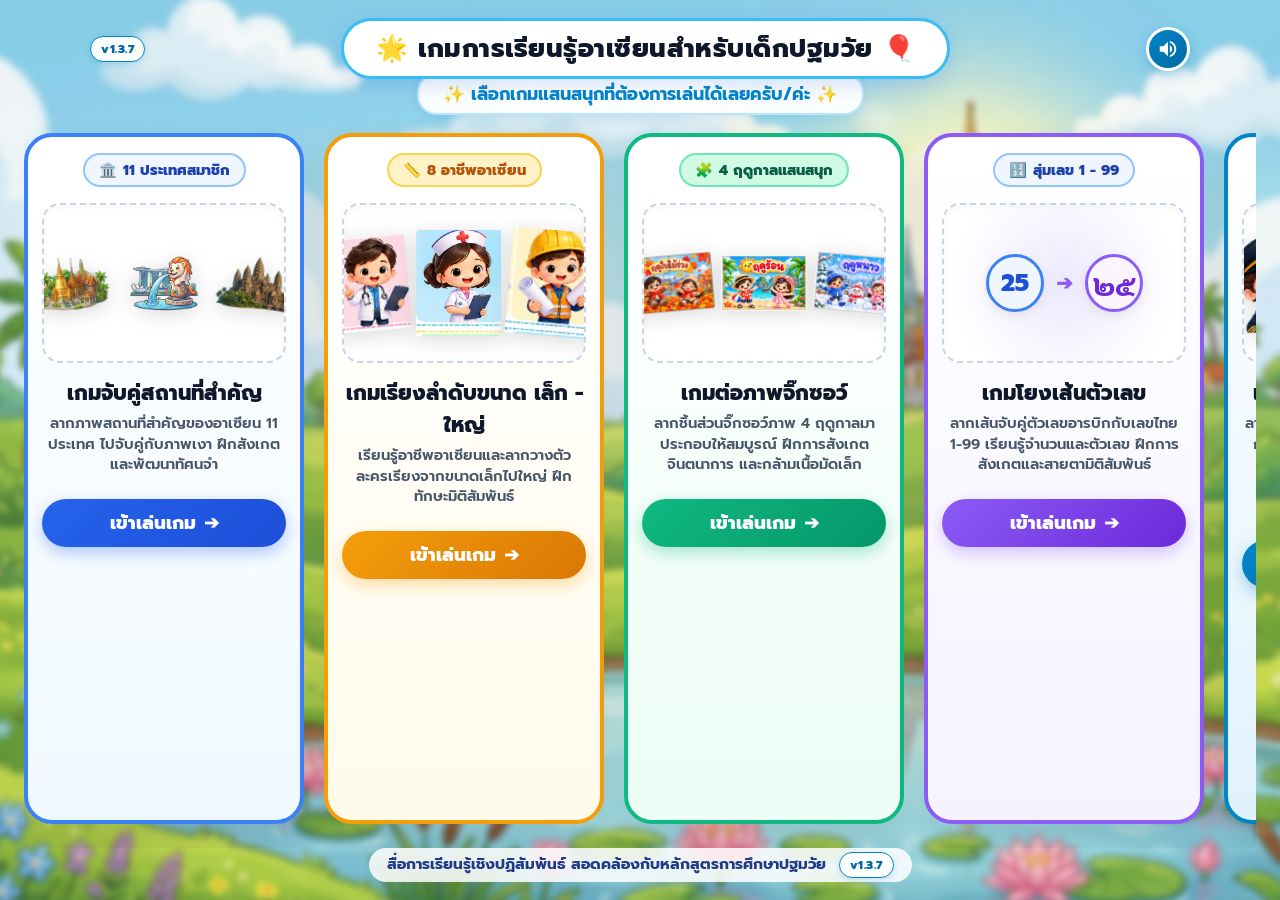
<file: index.html>
<!DOCTYPE html>
<html lang="th">
<head>
  <meta charset="UTF-8">
  <meta name="viewport" content="width=device-width, initial-scale=1.0, maximum-scale=1.0, user-scalable=no">
  <meta http-equiv="Cache-Control" content="no-cache, no-store, must-revalidate">
  <meta http-equiv="Pragma" content="no-cache">
  <meta http-equiv="Expires" content="0">
  <title>เกมการเรียนรู้สำหรับเด็กปฐมวัย - อาเซียนศึกษา</title>
  <link rel="stylesheet" href="css/style.css?v=1.3.7">
  <link rel="stylesheet" href="css/menu.css?v=1.3.7">
  <link rel="preconnect" href="https://fonts.googleapis.com">
  <link rel="preconnect" href="https://fonts.gstatic.com" crossorigin>
  <link href="https://fonts.googleapis.com/css2?family=Prompt:wght@400;600;700;800&family=Mitr:wght@500;700&family=Sarabun:wght@600;700;800&display=swap" rel="stylesheet">
</head>
<body>
  <div class="menu-viewport">
    <!-- Blurred Background Landscape Layer -->
    <div class="game-bg-layer" aria-hidden="true"></div>

    <!-- Top Header -->
    <header class="menu-header">
      <!-- Visible Version Pill -->
      <div style="display: flex; align-items: center; justify-content: flex-start; min-width: 55px;">
        <span class="version-tag-pill">v1.3.7</span>
      </div>

      <!-- Title Pill -->
      <div class="menu-title-container">
        <h1 class="menu-title">
          <span>🌟</span>
          <span>เกมการเรียนรู้อาเซียนสำหรับเด็กปฐมวัย</span>
          <span>🎈</span>
        </h1>
      </div>

      <!-- Music / Sound Button -->
      <button class="action-btn" id="audioToggleBtn" title="เปิด/ปิด เสียงดนตรี">
        <svg id="audioIcon" width="22" height="22" viewBox="0 0 24 24" fill="currentColor">
          <path d="M3 9v6h4l5 5V4L7 9H3zm13.5 3c0-1.77-1.02-3.29-2.5-4.03v8.05c1.48-.73 2.5-2.25 2.5-4.02zM14 3.23v2.06c2.89.86 5 3.54 5 6.71s-2.11 5.85-5 6.71v2.06c4.01-.91 7-4.49 7-8.77s-2.99-7.86-7-8.77z"/>
        </svg>
      </button>
    </header>

    <!-- Subtitle instruction -->
    <div class="menu-hero-text">
      <span>✨ เลือกเกมแสนสนุกที่ต้องการเล่นได้เลยครับ/ค่ะ ✨</span>
    </div>

    <!-- Main Grid: 2 Big Engaging Game Portals -->
    <main class="games-hub-grid">

      <!-- Game 1: ASEAN Landmarks Matching -->
      <a href="asean-landmarks.html" class="game-portal-card card-landmarks">
        <div class="portal-badge">
          <span>🏛️</span>
          <span>11 ประเทศสมาชิก</span>
        </div>

        <div class="portal-preview-wrap">
          <img src="assets/images/landmarks/thailand.png" alt="วัดพระแก้ว" class="portal-img-preview" style="transform: rotate(-6deg);">
          <img src="assets/images/landmarks/singapore.png" alt="เมอร์ไลออน" class="portal-img-preview">
          <img src="assets/images/landmarks/cambodia.png" alt="นครวัด" class="portal-img-preview" style="transform: rotate(6deg);">
        </div>

        <div class="portal-content">
          <h2 class="portal-title">เกมจับคู่สถานที่สำคัญ</h2>
          <p class="portal-desc">ลากภาพสถานที่สำคัญของอาเซียน 11 ประเทศ ไปจับคู่กับภาพเงา ฝึกสังเกตและพัฒนาทัศนจำ</p>
        </div>

        <div class="portal-btn-play">
          <span>เข้าเล่นเกม</span>
          <span>➔</span>
        </div>
      </a>

      <!-- Game 2: Size Sorting (8 ASEAN Professions) -->
      <a href="size-sorting.html" class="game-portal-card card-sizes">
        <div class="portal-badge">
          <span>📏</span>
          <span>8 อาชีพอาเซียน</span>
        </div>

        <div class="portal-preview-wrap">
          <img src="assets/images/professions/doctor.png" alt="แพทย์" class="portal-img-preview" style="height: 95px; transform: rotate(-5deg);">
          <img src="assets/images/professions/nurse.png" alt="พยาบาล" class="portal-img-preview" style="height: 120px;">
          <img src="assets/images/professions/engineer.png" alt="วิศวกร" class="portal-img-preview" style="height: 140px; transform: rotate(5deg);">
        </div>

        <div class="portal-content">
          <h2 class="portal-title">เกมเรียงลำดับขนาด เล็ก - ใหญ่</h2>
          <p class="portal-desc">เรียนรู้อาชีพอาเซียนและลากวางตัวละครเรียงจากขนาดเล็กไปใหญ่ ฝึกทักษะมิติสัมพันธ์</p>
        </div>

        <div class="portal-btn-play">
          <span>เข้าเล่นเกม</span>
          <span>➔</span>
        </div>
      </a>

      <!-- Game 3: Jigsaw Puzzle (4 Seasons) -->
      <a href="jigsaw.html" class="game-portal-card card-jigsaw">
        <div class="portal-badge">
          <span>🧩</span>
          <span>4 ฤดูกาลแสนสนุก</span>
        </div>

        <div class="portal-preview-wrap">
          <img src="assets/images/jigsaw/S__66052234.jpg" alt="จิ๊กซอว์ฤดูใบไม้ร่วง" class="portal-img-preview" style="height: 105px; border-radius: 8px; transform: rotate(-5deg);">
          <img src="assets/images/jigsaw/S__66052232.jpg" alt="จิ๊กซอว์ฤดูร้อน" class="portal-img-preview" style="height: 110px; border-radius: 8px;">
          <img src="assets/images/jigsaw/S__66052236.jpg" alt="จิ๊กซอว์ฤดูหนาว" class="portal-img-preview" style="height: 105px; border-radius: 8px; transform: rotate(5deg);">
        </div>

        <div class="portal-content">
          <h2 class="portal-title">เกมต่อภาพจิ๊กซอว์</h2>
          <p class="portal-desc">ลากชิ้นส่วนจิ๊กซอว์ภาพ 4 ฤดูกาลมาประกอบให้สมบูรณ์ ฝึกการสังเกต จินตนาการ และกล้ามเนื้อมัดเล็ก</p>
        </div>

        <div class="portal-btn-play">
          <span>เข้าเล่นเกม</span>
          <span>➔</span>
        </div>
      </a>

      <!-- Game 4: Number Matching (Arabic - Thai 1-99) -->
      <a href="number-matching.html" class="game-portal-card card-numbers">
        <div class="portal-badge">
          <span>🔢</span>
          <span>สุ่มเลข 1 - 99</span>
        </div>

        <div class="portal-preview-wrap number-portal-preview">
          <div class="portal-num-bubble num-arabic">25</div>
          <div class="portal-num-connector">➔</div>
          <div class="portal-num-bubble num-thai">๒๕</div>
        </div>

        <div class="portal-content">
          <h2 class="portal-title">เกมโยงเส้นตัวเลข</h2>
          <p class="portal-desc">ลากเส้นจับคู่ตัวเลขอารบิกกับเลขไทย 1-99 เรียนรู้จำนวนและตัวเลข ฝึกการสังเกตและสายตามิติสัมพันธ์</p>
        </div>

        <div class="portal-btn-play">
          <span>เข้าเล่นเกม</span>
          <span>➔</span>
        </div>
      </a>

      <!-- Game 5: Occupation & Workplace Matching (เกมจับคู่อาชีพและสถานที่ 10 หน้า 40 อาชีพ) -->
      <a href="occupation-matching.html" class="game-portal-card card-occupation">
        <div class="portal-badge">
          <span>🏢</span>
          <span>10 หน้า (40 อาชีพ)</span>
        </div>

        <div class="portal-preview-wrap">
          <img src="assets/images/occupations/char_pilot.png" alt="นักบิน" class="portal-img-preview" style="height: 100px; transform: rotate(-5deg);">
          <img src="assets/images/occupations/place_police.png" alt="สถานีตำรวจ" class="portal-img-preview" style="height: 90px; border-radius: 10px;">
          <img src="assets/images/occupations/char_chef.png" alt="เชฟพ่อครัว" class="portal-img-preview" style="height: 100px; transform: rotate(5deg);">
        </div>

        <div class="portal-content">
          <h2 class="portal-title">เกมจับคู่อาชีพและสถานที่</h2>
          <p class="portal-desc">ลากตัวละครอาชีพแสนน่ารักไปวางจับคู่กับภาพเงาและสถานที่ทำงาน 10 หน้าเต็ม หน้าละ 4 อาชีพ รวม 40 อาชีพ พร้อมเสียงพูดภาษาไทยและเสียงเอฟเฟกต์สดใส</p>
        </div>

        <div class="portal-btn-play">
          <span>เข้าเล่นเกม</span>
          <span>➔</span>
        </div>
      </a>

      <!-- Game 6: Career Jigsaw (เกมต่อภาพจิ๊กซอว์อาชีพ 13 อาชีพ) -->
      <a href="career-jigsaw.html" class="game-portal-card card-career-jigsaw">
        <div class="portal-badge">
          <span>🧩</span>
          <span>13 อาชีพแสนสนุก</span>
        </div>

        <div class="portal-preview-wrap">
          <img src="assets/images/cut_pic/cut_pic01.JPEG" alt="แอร์โฮสเตส" class="portal-img-preview" style="height: 95px; border-radius: 8px; transform: rotate(-5deg);">
          <img src="assets/images/cut_pic/cut_pic02.JPEG" alt="รปภ." class="portal-img-preview" style="height: 100px; border-radius: 8px;">
          <img src="assets/images/cut_pic/cut_pic04.JPEG" alt="รถตุ๊กตุ๊ก" class="portal-img-preview" style="height: 95px; border-radius: 8px; transform: rotate(5deg);">
        </div>

        <div class="portal-content">
          <h2 class="portal-title">เกมต่อภาพจิ๊กซอว์อาชีพ</h2>
          <p class="portal-desc">ต่อชิ้นส่วนภาพอาชีพ 13 ด่านตามรอยเส้นประ ฝึกมิติสัมพันธ์ กล้ามเนื้อมัดเล็ก และการสังเกต พร้อมเสียงพากย์ภาษาไทย</p>
        </div>

        <div class="portal-btn-play">
          <span>เข้าเล่นเกม</span>
          <span>➔</span>
        </div>
      </a>

      <!-- Game 7: Career Size Sorting (เกมเรียงขนาดอาชีพในฝัน: เล็ก >> ใหญ่ & ใหญ่ >> เล็ก 17 อาชีพ) -->
      <a href="career-size-sorting.html" class="game-portal-card card-career-size">
        <div class="portal-badge">
          <span>📏</span>
          <span>17 อาชีพ (2 หน้า)</span>
        </div>

        <div class="portal-preview-wrap">
          <img src="assets/images/SB_cards/postman/size_1.jpg" alt="เล็ก" class="portal-img-preview" style="height: 75px; border-radius: 8px; transform: rotate(-6deg);">
          <img src="assets/images/SB_cards/postman/size_2.jpg" alt="กลาง" class="portal-img-preview" style="height: 95px; border-radius: 8px;">
          <img src="assets/images/SB_cards/postman/size_4.jpg" alt="ใหญ่" class="portal-img-preview" style="height: 115px; border-radius: 8px; transform: rotate(6deg);">
        </div>

        <div class="portal-content">
          <h2 class="portal-title">เกมเรียงขนาดอาชีพในฝัน</h2>
          <p class="portal-desc">เรียนรู้เปรียบเทียบขนาด เล็ก >> ใหญ่ และ ใหญ่ >> เล็ก 17 อาชีพแสนน่ารัก พร้อมเฟรมกระดานภาพวาดและเสียงพากย์สดใส</p>
        </div>

        <div class="portal-btn-play">
          <span>เข้าเล่นเกม</span>
          <span>➔</span>
        </div>
      </a>

      <!-- Game 8: Event Sequencing (เกมเรียงลำดับเหตุการณ์ก่อน - หลัง 5 เรื่อง 25 ชิ้นส่วน) -->
      <a href="event-sequencing.html" class="game-portal-card card-event-sequence">
        <div class="portal-badge">
          <span>⏳</span>
          <span>5 เรื่อง (ก่อน - หลัง)</span>
        </div>

        <div class="portal-preview-wrap">
          <img src="assets/images/before_after_cards/7eleven/card_1.jpg" alt="ก่อน" class="portal-img-preview" style="height: 105px; border-radius: 8px; transform: rotate(-5deg);">
          <img src="assets/images/before_after_cards/teacher/card_3.jpg" alt="กลาง" class="portal-img-preview" style="height: 110px; border-radius: 8px;">
          <img src="assets/images/before_after_cards/student/card_5.jpg" alt="หลัง" class="portal-img-preview" style="height: 105px; border-radius: 8px; transform: rotate(5deg);">
        </div>

        <div class="portal-content">
          <h2 class="portal-title">เกมเรียงลำดับเหตุการณ์</h2>
          <p class="portal-desc">ฝึกการคิดเชิงตรรกะและมิติเวลา เรียงลำดับเหตุการณ์ก่อน - หลัง 5 เรื่องน่ารัก พร้อมกระดานภาพวาดและเสียงพากย์สดใส</p>
        </div>

        <div class="portal-btn-play">
          <span>เข้าเล่นเกม</span>
          <span>➔</span>
        </div>
      </a>

      <!-- Game 9: Thai Consonant Tracing (เกมเขียนตามรอยเส้นประ พยัญชนะไทย ก - ฮ 44 ตัวอักษร) -->
      <a href="thai-tracing.html" class="game-portal-card card-thai-tracing">
        <div class="portal-badge">
          <span>✍️</span>
          <span>44 พยัญชนะ (ก - ฮ)</span>
        </div>

        <div class="portal-preview-wrap">
          <img src="assets/images/thai_letters/ko_kai.jpg" alt="ก ไก่" class="portal-img-preview" style="height: 105px; border-radius: 12px; transform: rotate(-5deg);">
          <img src="assets/images/thai_letters/do_dek.jpg" alt="ด เด็ก" class="portal-img-preview" style="height: 110px; border-radius: 12px;">
          <img src="assets/images/thai_letters/to_tao.jpg" alt="ต เต่า" class="portal-img-preview" style="height: 105px; border-radius: 12px; transform: rotate(5deg);">
        </div>

        <div class="portal-content">
          <h2 class="portal-title">เกมเขียนตามรอยเส้นประ</h2>
          <p class="portal-desc">ฝึกเขียนพยัญชนะไทย ก - ฮ 44 ตัวอักษร ลากนิ้วตามรอยเส้นประพร้อมลูกศรบอกทิศทาง มีโหมดเรียงและโหมดสุ่ม พร้อมเสียงอ่านคำกลอนสดใส</p>
        </div>

        <div class="portal-btn-play">
          <span>เข้าเล่นเกม</span>
          <span>➔</span>
        </div>
      </a>

      <!-- Game 10: Thai Consonant Picture Matching (เกมเลือกพยัญชนะตรงกับรูปภาพ ก - ฮ 44 ตัวอักษร) -->
      <a href="thai-select.html" class="game-portal-card card-thai-select">
        <div class="portal-badge">
          <span>🎯</span>
          <span>44 พยัญชนะ (ก - ฮ)</span>
        </div>

        <div class="portal-preview-wrap">
          <img src="assets/images/select_TH_cards/card_01_ko_kai.jpg" alt="ก ไก่" class="portal-img-preview" style="height: 105px; border-radius: 12px; transform: rotate(-5deg);">
          <img src="assets/images/select_TH_cards/card_14_do_chada.jpg" alt="ฎ ชฎา" class="portal-img-preview" style="height: 110px; border-radius: 12px;">
          <img src="assets/images/select_TH_cards/card_44_ho_nokhuk.jpg" alt="ฮ นกฮูก" class="portal-img-preview" style="height: 105px; border-radius: 12px; transform: rotate(5deg);">
        </div>

        <div class="portal-content">
          <h2 class="portal-title">เกมเลือกพยัญชนะตรงกับรูป</h2>
          <p class="portal-desc">เรียนรู้พยัญชนะไทย ก - ฮ 44 บัตรคำ สังเกตภาพแล้วเลือกตัวพยัญชนะที่ถูกต้อง พร้อมแอนิเมชันไม้หนีบและเสียงอ่านคำศัพท์สดใส</p>
        </div>

        <div class="portal-btn-play">
          <span>เข้าเล่นเกม</span>
          <span>➔</span>
        </div>
      </a>

      <!-- Game 11: Living & Non-Living Classification (เกมจำแนกสิ่งมีชีวิตและสิ่งไม่มีชีวิต 36 บัตรภาพ) -->
      <a href="living-classification.html" class="game-portal-card card-jamneak">
        <div class="portal-badge">
          <span>🌱</span>
          <span>หน่วยวิทยาศาสตร์ (36 บัตรภาพ)</span>
        </div>

        <div class="portal-preview-wrap">
          <img src="assets/images/jamneak/cards/card_pig.png" alt="หมู (สิ่งมีชีวิต)" class="portal-img-preview" style="height: 95px; border-radius: 8px; transform: rotate(-6deg);">
          <img src="assets/images/jamneak/box_front_living.png" alt="กล่องสิ่งมีชีวิต" class="portal-img-preview" style="height: 105px; border-radius: 8px;">
          <img src="assets/images/jamneak/cards/card_scissors.png" alt="กรรไกร (สิ่งไม่มีชีวิต)" class="portal-img-preview" style="height: 95px; border-radius: 8px; transform: rotate(6deg);">
        </div>

        <div class="portal-content">
          <h2 class="portal-title">เกมจำแนกสิ่งมีชีวิต</h2>
          <p class="portal-desc">เรียนรู้วิทยาศาสตร์ปฐมวัย สังเกตและจำแนกสิ่งมีชีวิตและสิ่งไม่มีชีวิตลงในกล่อง 2 กล่อง พร้อมพาเลต 3 ตัวเลือกสุ่มสลับซ้าย-ขวา</p>
        </div>

        <div class="portal-btn-play">
          <span>เข้าเล่นเกม</span>
          <span>➔</span>
        </div>
      </a>

    </main>

    <!-- Footer Credit -->
    <footer class="menu-footer">
      <span>สื่อการเรียนรู้เชิงปฏิสัมพันธ์ สอดคล้องกับหลักสูตรการศึกษาปฐมวัย</span>
      <span class="version-tag-pill" style="margin-left: 8px;">v1.3.7</span>
    </footer>

  </div>

  <!-- ASEAN Countries Info Modal (Opened by clicking ASEAN Logo) -->
  <div class="asean-modal-overlay" id="aseanModalOverlay" aria-hidden="true" role="dialog" aria-modal="true">
    <div class="asean-modal-card">
      <button class="modal-close-btn" id="modalCloseBtn" aria-label="ปิดหน้าต่าง">✕</button>
      
      <div class="asean-modal-header">
        <div class="modal-logo-wrap">
          <img src="assets/icons/asean_logo.png" alt="ตราสัญลักษณ์อาเซียน" class="modal-logo-img">
        </div>
        <div class="modal-header-text">
          <h2 class="modal-title">ประเทศสมาชิกอาเซียน (11 ประเทศ)</h2>
          <p class="modal-subtitle">รายชื่อ ธงชาติ และสถานที่สำคัญของสมาชิกสมาคมประชาชาติแห่งเอเชียตะวันออกเฉียงใต้</p>
        </div>
      </div>

      <!-- 11 Countries Grid -->
      <div class="asean-countries-grid" id="aseanCountriesGrid">
        <!-- Injected via JavaScript from ASEAN_LANDMARKS -->
      </div>

      <div class="asean-modal-footer">
        <button class="btn-close-modal" id="modalFooterCloseBtn">ปิดหน้าต่าง</button>
      </div>
    </div>
  </div>

  <!-- Scripts -->
  <script src="js/audio.js?v=1.3.7"></script>
  <script src="js/landmarks-data.js?v=1.3.7"></script>
  <script>
    // Audio and ASEAN Modal logic for Main Menu
    document.addEventListener('DOMContentLoaded', () => {
      // Horizontal mouse wheel scrolling for games hub grid on desktop
      const hubGrid = document.querySelector('.games-hub-grid');
      if (hubGrid) {
        hubGrid.addEventListener('wheel', (e) => {
          if (Math.abs(e.deltaY) > Math.abs(e.deltaX)) {
            e.preventDefault();
            hubGrid.scrollLeft += e.deltaY;
          }
        }, { passive: false });
      }

      const sound = new SoundManager();
      const audioBtn = document.getElementById('audioToggleBtn');
      const audioIcon = document.getElementById('audioIcon');

      // Start BGM on first interaction
      const startBgmOnce = () => {
        sound.init();
        sound.startBGM();
        audioBtn.classList.add('active');
        window.removeEventListener('pointerdown', startBgmOnce);
      };
      window.addEventListener('pointerdown', startBgmOnce);

      audioBtn.addEventListener('click', () => {
        const isMuted = sound.toggleMute();
        if (isMuted) {
          audioBtn.classList.remove('active');
          audioIcon.innerHTML = `<path d="M16.5 12c0-1.77-1.02-3.29-2.5-4.03v2.21l2.45 2.45c.03-.2.05-.41.05-.63zm2.5 0c0 .94-.2 1.82-.54 2.64l1.51 1.51C20.63 14.91 21 13.5 21 12c0-4.28-2.99-7.86-7-8.77v2.06c2.89.86 5 3.54 5 6.71zM4.27 3L3 4.27 7.73 9H3v6h4l5 5v-6.73l4.25 4.25c-.67.52-1.42.93-2.25 1.18v2.06c1.38-.31 2.63-.95 3.69-1.81L19.73 21 21 19.73l-9-9L4.27 3zM12 4L9.91 6.09 12 8.18V4z"/>`;
        } else {
          audioBtn.classList.add('active');
          audioIcon.innerHTML = `<path d="M3 9v6h4l5 5V4L7 9H3zm13.5 3c0-1.77-1.02-3.29-2.5-4.03v8.05c1.48-.73 2.5-2.25 2.5-4.02zM14 3.23v2.06c2.89.86 5 3.54 5 6.71s-2.11 5.85-5 6.71v2.06c4.01-.91 7-4.49 7-8.77s-2.99-7.86-7-8.77z"/>`;
        }
      });

      // Sound on clicking portal cards
      document.querySelectorAll('.game-portal-card').forEach(card => {
        card.addEventListener('pointerdown', () => sound.playPop());
      });

      // ASEAN Modal
      const modalOverlay = document.getElementById('aseanModalOverlay');
      const emblemBtn = document.getElementById('aseanEmblemBtn');
      const closeBtn = document.getElementById('modalCloseBtn');
      const footerCloseBtn = document.getElementById('modalFooterCloseBtn');
      const grid = document.getElementById('aseanCountriesGrid');

      if (typeof ASEAN_LANDMARKS !== 'undefined' && grid) {
        grid.innerHTML = ASEAN_LANDMARKS.map(item => `
          <div class="country-modal-item">
            <div class="modal-flag-wrap">${item.flagSvg}</div>
            <div class="modal-country-info">
              <div class="modal-country-name">${item.country}</div>
              <div class="modal-country-en">${item.countryEn}</div>
              <div class="modal-landmark-name">${item.landmarkName}</div>
            </div>
          </div>
        `).join('');
      }

      if (emblemBtn) {
        emblemBtn.addEventListener('click', () => {
          sound.playPop();
          modalOverlay.classList.add('active');
        });
      }

      closeBtn.addEventListener('click', () => {
        sound.playPop();
        modalOverlay.classList.remove('active');
      });

      if (footerCloseBtn) {
        footerCloseBtn.addEventListener('click', () => {
          sound.playPop();
          modalOverlay.classList.remove('active');
        });
      }

      modalOverlay.addEventListener('click', (e) => {
        if (e.target === modalOverlay) {
          modalOverlay.classList.remove('active');
        }
      });
    });
  </script>
</body>
</html>
</file>
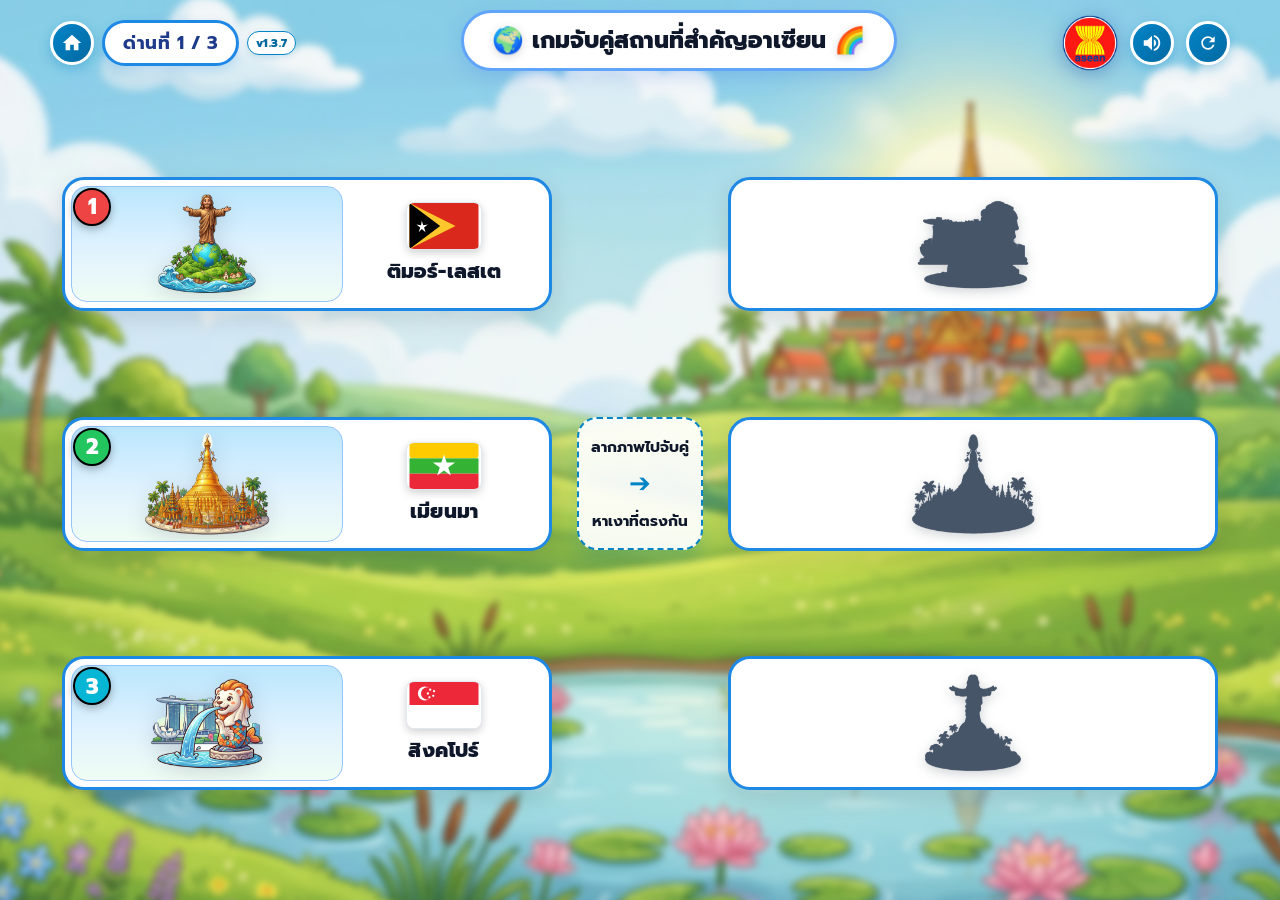
<file: asean-landmarks.html>
<!DOCTYPE html>
<html lang="th">
<head>
  <meta charset="UTF-8">
  <meta name="viewport" content="width=device-width, initial-scale=1.0, maximum-scale=1.0, user-scalable=no">
  <meta http-equiv="Cache-Control" content="no-cache, no-store, must-revalidate">
  <meta http-equiv="Pragma" content="no-cache">
  <meta http-equiv="Expires" content="0">
  <title>เกมจับคู่สถานที่สำคัญอาเซียน สำหรับเด็กอนุบาล</title>
  <link rel="stylesheet" href="css/style.css?v=1.3.7">
  <link rel="preconnect" href="https://fonts.googleapis.com">
  <link rel="preconnect" href="https://fonts.gstatic.com" crossorigin>
  <link href="https://fonts.googleapis.com/css2?family=Prompt:wght@400;600;700;800&family=Mitr:wght@500;700&display=swap" rel="stylesheet">
</head>
<body>
  <div class="game-viewport">
    <!-- Blurred Background Landscape Layer -->
    <div class="game-bg-layer" aria-hidden="true"></div>
    
    <!-- Top Header -->
    <header class="game-header">
      <!-- Home & Level Counter Badge -->
      <div style="display: flex; align-items: center; gap: 8px;">
        <a href="index.html" class="action-btn" title="กลับหน้าเมนูหลัก" style="text-decoration: none;">
          <svg width="22" height="22" viewBox="0 0 24 24" fill="currentColor">
            <path d="M10 20v-6h4v6h5v-8h3L12 3 2 12h3v8z"/>
          </svg>
        </a>
        <div class="level-badge" id="levelBadge">
          <span id="levelBadgeText">ด่านที่ 1 / 3</span>
        </div>
        <span class="version-tag-pill">v1.3.7</span>
      </div>

      <!-- Title Pill -->
      <div class="game-title-container">
        <h1 class="game-title">
          <span class="emoji-icon">🌍</span>
          <span>เกมจับคู่สถานที่สำคัญอาเซียน</span>
          <span class="emoji-icon">🌈</span>
        </h1>
      </div>

      <!-- Right Action Badges -->
      <div class="header-actions">
        <!-- Official ASEAN Emblem Badge (Actual Uploaded Logo) -->
        <div class="asean-emblem" id="aseanEmblemBtn" title="สัญลักษณ์อาเซียน (ASEAN)">
          <img src="assets/icons/asean_logo.png" alt="สัญลักษณ์อาเซียน" class="asean-logo-img">
        </div>

        <!-- Music & Sound Toggle Button -->
        <button class="action-btn" id="audioToggleBtn" title="เปิด/ปิด เสียงดนตรี">
          <svg id="audioIcon" width="22" height="22" viewBox="0 0 24 24" fill="currentColor">
            <path d="M3 9v6h4l5 5V4L7 9H3zm13.5 3c0-1.77-1.02-3.29-2.5-4.03v8.05c1.48-.73 2.5-2.25 2.5-4.02zM14 3.23v2.06c2.89.86 5 3.54 5 6.71s-2.11 5.85-5 6.71v2.06c4.01-.91 7-4.49 7-8.77s-2.99-7.86-7-8.77z"/>
          </svg>
        </button>

        <!-- Shuffle / Reload Round Button -->
        <button class="action-btn" id="reloadRoundBtn" title="สุ่มภาพใหม่">
          <svg width="20" height="20" viewBox="0 0 24 24" fill="currentColor">
            <path d="M17.65 6.35C16.2 4.9 14.21 4 12 4c-4.42 0-7.99 3.58-7.99 8s3.57 8 7.99 8c3.73 0 6.84-2.55 7.73-6h-2.08c-.82 2.33-3.04 4-5.65 4-3.31 0-6-2.69-6-6s2.69-6 6-6c1.66 0 3.14.69 4.22 1.78L13 11h7V4l-2.35 2.35z"/>
          </svg>
        </button>
      </div>
    </header>

    <!-- Main Game Board (Matching Screen) -->
    <main class="game-board">
      
      <!-- Left Column: 3 Colored Landmark Cards -->
      <section class="cards-column left-column" id="leftCardsContainer" aria-label="ภาพสถานที่สำคัญสี">
        <!-- Rendered dynamically by JavaScript -->
      </section>

      <!-- Center Guide Divider -->
      <div class="center-guide-column">
        <div class="guide-pill">
          <span class="guide-text-top">ลากภาพไปจับคู่</span>
          <span class="guide-arrow">➔</span>
          <span class="guide-text-bottom">หาเงาที่ตรงกัน</span>
        </div>
      </div>

      <!-- Right Column: 3 Silhouette Shadow Cards -->
      <section class="cards-column right-column" id="rightCardsContainer" aria-label="ภาพเงาสถานที่สำคัญ">
        <!-- Rendered dynamically by JavaScript -->
      </section>

    </main>

  </div>

  <!-- Confetti Canvas for Victory Celebrations -->
  <canvas id="confetti-canvas"></canvas>

  <!-- Celebration Modal (เก่งมากและเปลี่ยนด่านต่อไป) -->
  <div class="celebration-overlay" id="celebrationOverlay">
    <div class="celebration-card">
      <div class="stars-row">
        <span class="star-pop">⭐</span>
        <span class="star-pop">⭐</span>
        <span class="star-pop">⭐</span>
      </div>

      <h2 class="celebration-title" id="celebrationTitle">เก่งมากเลยคนเก่ง! 🎉</h2>
      <p class="celebration-subtitle" id="celebrationSubtitle">จับคู่สถานที่สำคัญอาเซียนถูกต้องครบทั้ง 3 ภาพแล้ว</p>

      <div class="matched-summary-list" id="matchedSummaryList">
        <!-- Badges of the 3 matched countries in this round -->
      </div>

      <button class="btn-next-level" id="btnNextLevel">
        <span>เล่นด่านต่อไป</span>
        <span>➔</span>
      </button>

      <span class="auto-countdown-text" id="autoCountdownText">เปลี่ยนด่านถัดไปอัตโนมัติใน 4 วินาที...</span>
    </div>
  </div>

  <!-- ASEAN Countries Info Modal (Opened by clicking ASEAN Logo) -->
  <div class="asean-modal-overlay" id="aseanModalOverlay" aria-hidden="true" role="dialog" aria-modal="true">
    <div class="asean-modal-card">
      <button class="modal-close-btn" id="modalCloseBtn" aria-label="ปิดหน้าต่าง">✕</button>
      
      <div class="asean-modal-header">
        <div class="modal-logo-wrap">
          <img src="assets/icons/asean_logo.png" alt="ตราสัญลักษณ์อาเซียน" class="modal-logo-img">
        </div>
        <div class="modal-header-text">
          <h2 class="modal-title">ประเทศสมาชิกอาเซียน (11 ประเทศ)</h2>
          <p class="modal-subtitle">รายชื่อ ธงชาติ และสถานที่สำคัญของสมาชิกสมาคมประชาชาติแห่งเอเชียตะวันออกเฉียงใต้</p>
        </div>
      </div>

      <!-- 11 Countries Grid -->
      <div class="asean-countries-grid" id="aseanCountriesGrid">
        <!-- Injected via JavaScript from ASEAN_LANDMARKS -->
      </div>

      <div class="asean-modal-footer">
        <button class="btn-close-modal" id="modalFooterCloseBtn">ปิดหน้าต่าง</button>
      </div>
    </div>
  </div>

  <!-- Scripts -->
  <script src="js/landmarks-data.js?v=1.3.7"></script>
  <script src="js/audio.js?v=1.3.7"></script>
  <script src="js/game.js?v=1.3.7"></script>
</body>
</html>
</file>
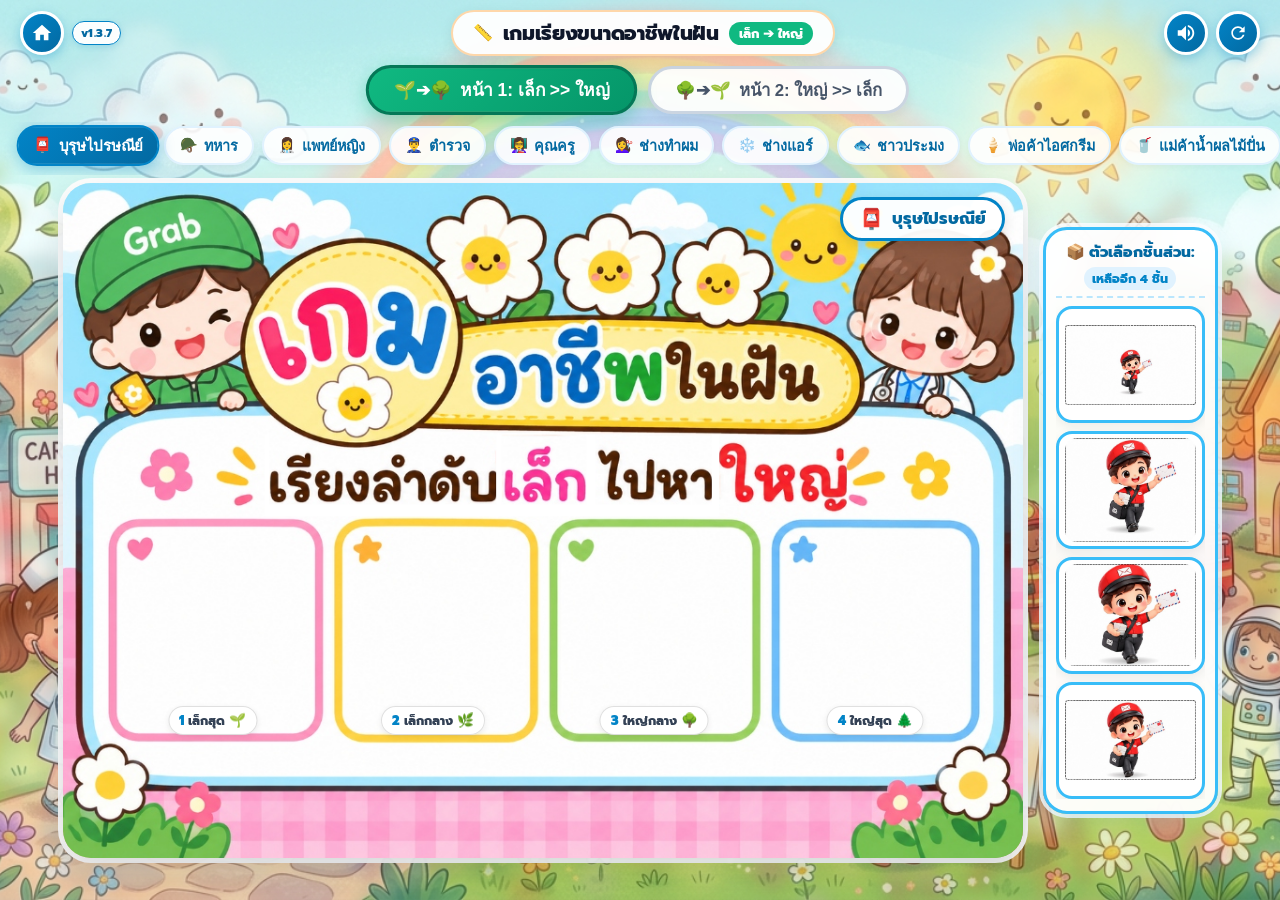
<file: career-size-sorting.html>
<!DOCTYPE html>
<html lang="th">
<head>
  <meta charset="UTF-8">
  <meta name="viewport" content="width=device-width, initial-scale=1.0, maximum-scale=1.0, user-scalable=no">
  <meta http-equiv="Cache-Control" content="no-cache, no-store, must-revalidate">
  <meta http-equiv="Pragma" content="no-cache">
  <meta http-equiv="Expires" content="0">
  <title>เกมเรียงลำดับขนาดอาชีพในฝัน (เล็ก >> ใหญ่ & ใหญ่ >> เล็ก) สำหรับเด็กปฐมวัย</title>
  <link rel="stylesheet" href="css/style.css?v=1.3.7">
  <link rel="stylesheet" href="css/career-size-sorting.css?v=1.3.7">
  <link rel="preconnect" href="https://fonts.googleapis.com">
  <link rel="preconnect" href="https://fonts.gstatic.com" crossorigin>
  <link href="https://fonts.googleapis.com/css2?family=Prompt:wght@400;600;700;800&family=Mitr:wght@500;700&family=Sarabun:wght@600;700;800&display=swap" rel="stylesheet">
</head>
<body>
  <div class="size-sort-viewport">
    <!-- Animated Soft Atmosphere Background -->
    <div class="size-sort-bg-layer" aria-hidden="true"></div>

    <!-- Top Header -->
    <header class="size-sort-header">
      <div class="header-left">
        <!-- Back to Hub / Main Menu (Unified Circular Blue) -->
        <a href="index.html" class="action-btn" title="กลับหน้าเมนูหลัก" style="text-decoration: none;">
          <svg width="22" height="22" viewBox="0 0 24 24" fill="currentColor">
            <path d="M10 20v-6h4v6h5v-8h3L12 3 2 12h3v8z"/>
          </svg>
        </a>
        <span class="version-tag-pill">v1.3.7</span>
      </div>

      <!-- Title Pill -->
      <div class="size-sort-title-pill">
        <span>📏</span>
        <h1>เกมเรียงขนาดอาชีพในฝัน</h1>
        <span class="mode-badge-pill" id="currentModeBadge">เล็ก ➔ ใหญ่</span>
      </div>

      <div class="header-right">
        <!-- Sound & Music Toggle -->
        <button class="action-btn" id="audioToggleBtn" title="เปิด/ปิด เสียงดนตรี">
          <svg id="audioIcon" width="22" height="22" viewBox="0 0 24 24" fill="currentColor">
            <path d="M3 9v6h4l5 5V4L7 9H3zm13.5 3c0-1.77-1.02-3.29-2.5-4.03v8.05c1.48-.73 2.5-2.25 2.5-4.02zM14 3.23v2.06c2.89.86 5 3.54 5 6.71s-2.11 5.85-5 6.71v2.06c4.01-.91 7-4.49 7-8.77s-2.99-7.86-7-8.77z"/>
          </svg>
        </button>

        <!-- Reset Current Board -->
        <button class="action-btn" id="btnResetBoard" title="เริ่มเรียงใหม่">
          <svg width="20" height="20" viewBox="0 0 24 24" fill="currentColor">
            <path d="M17.65 6.35C16.2 4.9 14.21 4 12 4c-4.42 0-7.99 3.58-7.99 8s3.57 8 7.99 8c3.73 0 6.84-2.55 7.73-6h-2.08c-.82 2.33-3.04 4-5.65 4-3.31 0-6-2.69-6-6s2.69-6 6-6c1.66 0 3.14.69 4.22 1.78L13 11h7V4l-2.35 2.35z"/>
          </svg>
        </button>
      </div>
    </header>

    <!-- 2 Page Navigation Tabs (เล็ก >> ใหญ่ vs ใหญ่ >> เล็ก) -->
    <div class="pages-mode-bar" role="tablist" aria-label="เลือกโหมดการเรียงลำดับ">
      <button class="page-mode-btn active mode-btn-small-to-big" id="btnModeSmallToBig" data-mode="small_to_big">
        <span class="mode-icon">🌱➔🌳</span>
        <span class="mode-text">หน้า 1: เล็ก >> ใหญ่</span>
      </button>
      <button class="page-mode-btn mode-btn-big-to-small" id="btnModeBigToSmall" data-mode="big_to_small">
        <span class="mode-icon">🌳➔🌱</span>
        <span class="mode-text">หน้า 2: ใหญ่ >> เล็ก</span>
      </button>
    </div>

    <!-- 17 Careers Selector Horizontal Bar -->
    <nav class="careers-selector-bar" id="careersSelectorBar" aria-label="เลือกอาชีพ">
      <!-- Injected via JavaScript -->
    </nav>

    <!-- Main Game Play Stage -->
    <main class="sorting-play-arena">

      <!-- The Illustrated Board Frame (1024x719 with Grab boy, daisies, doctor girl, & 4 slots) -->
      <section class="sorting-board-wrapper" aria-label="กระดานเรียงลำดับขนาด">
        <div class="sorting-board-frame" id="sortingBoardFrame">
          <!-- Active Career Pill Badge -->
          <div class="board-career-pill" id="boardCareerPill">
            <span class="board-career-emoji" id="headerCareerEmoji">📮</span>
            <span class="board-career-name" id="headerCareerName">บุรุษไปรษณีย์</span>
          </div>

          <!-- The 4 Order Slots Container overlaid directly on the 4 illustrated boxes -->
          <div class="sorting-slots-grid" id="sortingSlotsGrid">
            <!-- 4 Slots generated via JS -->
          </div>
        </div>
      </section>

      <!-- Right Side Options Tray (Shuffled 4 Character Size Cards) -->
      <aside class="sorting-tray-dock" aria-label="กล่องตัวเลือกชิ้นส่วน">
        <div class="tray-dock-header">
          <div class="tray-dock-title">
            <span>📦</span>
            <span>ตัวเลือกชิ้นส่วน:</span>
          </div>
          <div class="tray-dock-hint" id="trayProgressText">เหลืออีก 4 ชิ้น</div>
        </div>

        <div class="tray-cards-row" id="trayCardsRow">
          <!-- 4 Shuffled Cards injected via JS -->
        </div>
      </aside>

    </main>

    <!-- Celebration Modal Overlay -->
    <div class="celebration-overlay" id="celebrationOverlay" aria-hidden="true" role="dialog" aria-modal="true">
      <div class="celebration-card">
        <div class="celebration-badge-icon">🌟🎉🌟</div>
        <h2 class="celebration-title" id="celebrationTitle">เก่งมากครับ/ค่ะ!</h2>
        <p class="celebration-subtitle" id="celebrationSubtitle">เรียงลำดับขนาดอาชีพได้ถูกต้องครบถ้วน!</p>
        
        <div class="celebration-stars-row">
          <span class="star-pop">⭐</span>
          <span class="star-pop">⭐</span>
          <span class="star-pop">⭐</span>
        </div>

        <div class="celebration-actions">
          <button class="btn-celebrate btn-secondary" id="btnCelebrationReplay">
            <span>🔄</span>
            <span>เล่นอีกครั้ง</span>
          </button>
          <button class="btn-celebrate btn-primary" id="btnCelebrationNext">
            <span>เล่นอาชีพถัดไป</span>
            <span>➔</span>
          </button>
          <button class="btn-celebrate btn-switch-mode" id="btnCelebrationSwitchMode">
            <span>🔄</span>
            <span id="btnSwitchModeText">สลับไปหน้า 2</span>
          </button>
        </div>
      </div>
    </div>

    <!-- Confetti Canvas -->
    <canvas id="confettiCanvas"></canvas>
  </div>

  <!-- Scripts -->
  <script src="js/audio.js?v=1.3.7"></script>
  <script src="js/career-size-sorting-data.js?v=1.3.7"></script>
  <script src="js/career-size-sorting-game.js?v=1.3.7"></script>
</body>
</html>
</file>
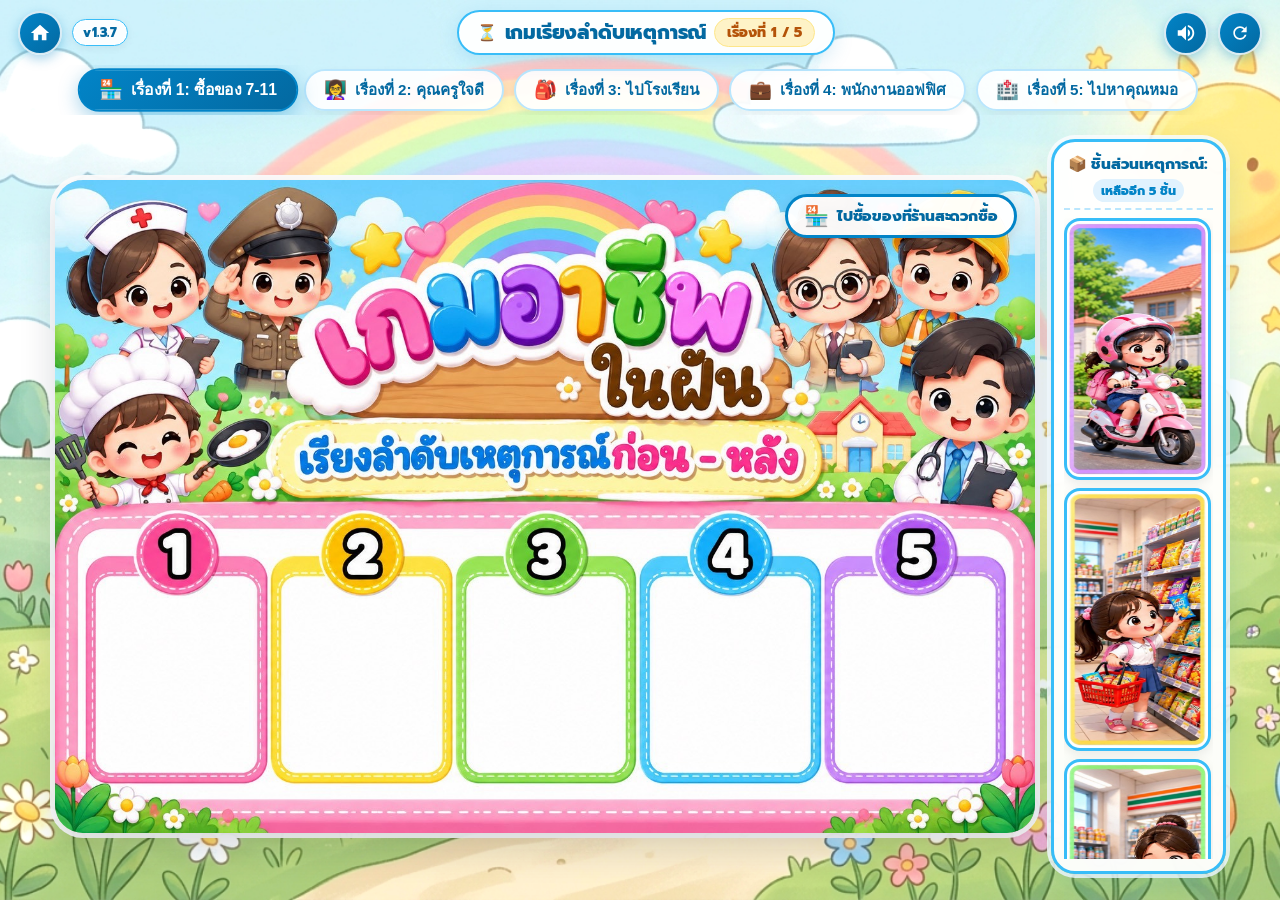
<file: event-sequencing.html>
<!DOCTYPE html>
<html lang="th">
<head>
  <meta charset="UTF-8">
  <meta name="viewport" content="width=device-width, initial-scale=1.0, maximum-scale=1.0, user-scalable=no">
  <meta http-equiv="Cache-Control" content="no-cache, no-store, must-revalidate">
  <meta http-equiv="Pragma" content="no-cache">
  <meta http-equiv="Expires" content="0">
  <title>เกมเรียงลำดับเหตุการณ์ก่อน - หลัง สำหรับเด็กปฐมวัย</title>
  <link rel="stylesheet" href="css/style.css?v=1.3.7">
  <link rel="stylesheet" href="css/event-sequencing.css?v=1.3.7">
  <link rel="preconnect" href="https://fonts.googleapis.com">
  <link rel="preconnect" href="https://fonts.gstatic.com" crossorigin>
  <link href="https://fonts.googleapis.com/css2?family=Prompt:wght@400;600;700;800&family=Mitr:wght@500;700&family=Sarabun:wght@600;700;800&display=swap" rel="stylesheet">
</head>
<body>
  <div class="event-viewport">
    <!-- Animated Soft Atmosphere Background -->
    <div class="event-bg-layer" aria-hidden="true"></div>

    <!-- Top Header -->
    <header class="event-header">
      <div class="header-left">
        <!-- Back to Hub / Main Menu (Unified Circular Blue) -->
        <a href="index.html" class="action-btn" title="กลับหน้าเมนูหลัก" style="text-decoration: none;">
          <svg width="22" height="22" viewBox="0 0 24 24" fill="currentColor">
            <path d="M10 20v-6h4v6h5v-8h3L12 3 2 12h3v8z"/>
          </svg>
        </a>
        <span class="version-tag-pill">v1.3.7</span>
      </div>

      <!-- Title Pill -->
      <div class="event-title-pill">
        <span>⏳</span>
        <h1>เกมเรียงลำดับเหตุการณ์</h1>
        <span class="level-badge-pill" id="headerLevelBadge">เรื่องที่ 1 / 5</span>
      </div>

      <div class="header-right">
        <!-- Sound & Music Toggle -->
        <button class="action-btn" id="audioToggleBtn" title="เปิด/ปิด เสียงดนตรี">
          <svg id="audioIcon" width="22" height="22" viewBox="0 0 24 24" fill="currentColor">
            <path d="M3 9v6h4l5 5V4L7 9H3zm13.5 3c0-1.77-1.02-3.29-2.5-4.03v8.05c1.48-.73 2.5-2.25 2.5-4.02zM14 3.23v2.06c2.89.86 5 3.54 5 6.71s-2.11 5.85-5 6.71v2.06c4.01-.91 7-4.49 7-8.77s-2.99-7.86-7-8.77z"/>
          </svg>
        </button>

        <!-- Reset Board Button -->
        <button class="action-btn" id="btnResetBoard" title="รีเซ็ตกระดาน">
          <svg width="20" height="20" viewBox="0 0 24 24" fill="currentColor">
            <path d="M17.65 6.35C16.2 4.9 14.21 4 12 4c-4.42 0-7.99 3.58-7.99 8s3.57 8 7.99 8c3.73 0 6.84-2.55 7.73-6h-2.08c-.82 2.33-3.04 4-5.65 4-3.31 0-6-2.69-6-6s2.69-6 6-6c1.66 0 3.14.69 4.22 1.78L13 11h7V4l-2.35 2.35z"/>
          </svg>
        </button>
      </div>
    </header>

    <!-- 5 Stories Selector Navigation Bar -->
    <nav class="stories-selector-bar" id="storiesSelectorBar" aria-label="เลือกเรื่องเหตุการณ์">
      <!-- Injected via JavaScript -->
    </nav>

    <!-- Main Game Play Stage -->
    <main class="event-play-arena">

      <!-- The Illustrated Board Frame (1536x1024 with 5 slots) -->
      <section class="event-board-wrapper" aria-label="กระดานเรียงลำดับเหตุการณ์">
        <div class="event-board-frame" id="eventBoardFrame">
          <!-- Active Story Pill Badge -->
          <div class="board-story-pill" id="boardStoryPill">
            <span class="board-story-emoji" id="boardStoryEmoji">🏪</span>
            <span class="board-story-name" id="boardStoryName">ไปซื้อของที่ร้านสะดวกซื้อ</span>
          </div>

          <!-- The 5 Order Slots Container overlaid directly on the 5 illustrated boxes -->
          <div class="event-slots-grid" id="eventSlotsGrid">
            <!-- 5 Slots generated via JS -->
          </div>
        </div>
      </section>

      <!-- Right Side Options Tray (Shuffled 5 Event Cards in 1 Vertical Column) -->
      <aside class="event-tray-dock" aria-label="กล่องตัวเลือกชิ้นส่วน">
        <div class="tray-dock-header">
          <div class="tray-dock-title">
            <span>📦</span>
            <span>ชิ้นส่วนเหตุการณ์:</span>
          </div>
          <div class="tray-dock-hint" id="trayProgressText">เหลืออีก 5 ชิ้น</div>
        </div>

        <!-- 5 Draggable Event Cards in Vertical Column -->
        <div class="event-tray-cards-col" id="eventTrayCardsCol">
          <!-- Injected and shuffled via JS -->
        </div>
      </aside>

    </main>

    <!-- Celebration Modal Overlay -->
    <div class="celebration-overlay" id="celebrationOverlay" aria-hidden="true" role="dialog" aria-modal="true">
      <div class="celebration-card">
        <div class="celebration-badge-trophy">🏆</div>
        <h2 class="celebration-title" id="celebrationTitle">ยอดเยี่ยมมากเลยค่ะ! 🌟</h2>
        <p class="celebration-desc" id="celebrationDesc">หนูเรียงลำดับเหตุการณ์ถูกต้องครบทุกขั้นตอน เก่งมาก ๆ เลยค่ะ!</p>
        
        <div class="celebration-actions">
          <button class="btn-celebrate btn-secondary" id="btnCelebrationReplay">
            <span>🔄</span>
            <span>เล่นอีกครั้ง</span>
          </button>
          <button class="btn-celebrate btn-primary" id="btnCelebrationNext">
            <span>เรื่องถัดไป</span>
            <span>➔</span>
          </button>
        </div>
      </div>
    </div>

    <!-- Fullscreen Confetti Canvas -->
    <canvas id="confettiCanvas"></canvas>
  </div>

  <!-- Scripts -->
  <script src="js/audio.js?v=1.3.7"></script>
  <script src="js/event-sequencing-data.js?v=1.3.7"></script>
  <script src="js/event-sequencing-game.js?v=1.3.7"></script>
</body>
</html>
</file>
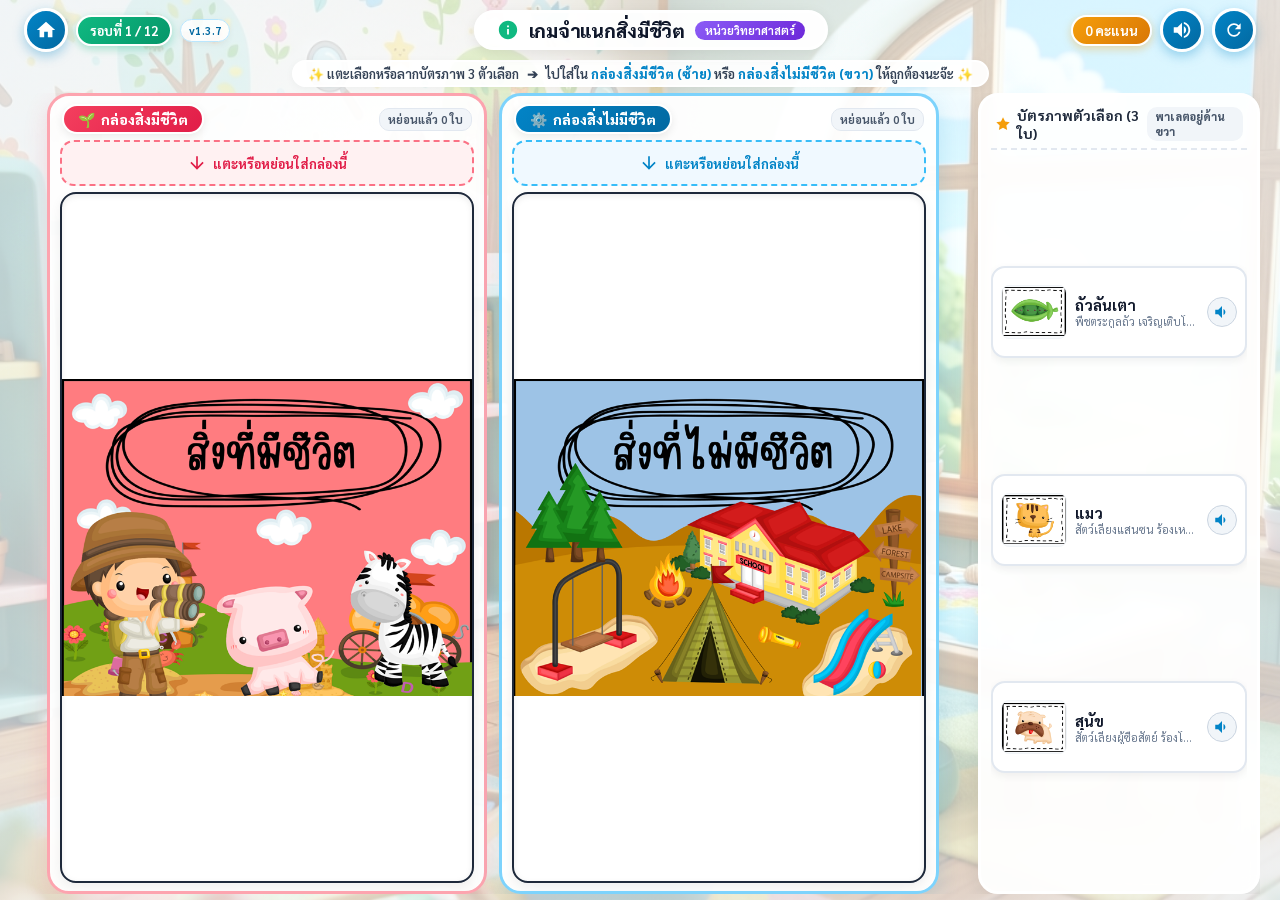
<file: living-classification.html>
<!DOCTYPE html>
<html lang="th">
<head>
  <meta charset="UTF-8">
  <meta name="viewport" content="width=device-width, initial-scale=1.0, maximum-scale=1.0, user-scalable=no">
  <meta http-equiv="Cache-Control" content="no-cache, no-store, must-revalidate">
  <meta http-equiv="Pragma" content="no-cache">
  <meta http-equiv="Expires" content="0">
  <title>เกมจำแนกสิ่งมีชีวิตและสิ่งไม่มีชีวิต สำหรับเด็กปฐมวัย</title>
  <link rel="stylesheet" href="css/style.css?v=1.3.7">
  <link rel="stylesheet" href="css/jamneak.css?v=1.3.7">
  <link rel="preconnect" href="https://fonts.googleapis.com">
  <link rel="preconnect" href="https://fonts.gstatic.com" crossorigin>
  <link href="https://fonts.googleapis.com/css2?family=Sarabun:wght@400;500;600;700;800&family=Prompt:wght@400;600;700;800&family=Mitr:wght@500;700&display=swap" rel="stylesheet">
</head>
<body>
  <div class="jamneak-viewport">
    <!-- 3D Pixar Preschool Ambient Background Layer -->
    <div class="jamneak-bg-layer" aria-hidden="true"></div>

    <!-- Header Controls (Standardized according to GAME_GUIDELINES.md) -->
    <header class="jamneak-header">
      <div class="header-left">
        <!-- Home Button -->
        <a href="index.html" class="action-btn" title="กลับสู่หน้าเมนูหลัก" style="text-decoration: none;">
          <svg width="22" height="22" viewBox="0 0 24 24" fill="currentColor">
            <path d="M10 20v-6h4v6h5v-8h3L12 3 2 12h3v8z"/>
          </svg>
        </a>
        <div class="round-badge-pill">
          <span id="roundBadgeText">รอบที่ 1 / 12</span>
        </div>
        <span class="version-tag-pill">v1.3.7</span>
      </div>

      <!-- Center Title Pill -->
      <div class="jamneak-title-pill">
        <svg width="22" height="22" viewBox="0 0 24 24" fill="#10b981">
          <path d="M12 2C6.48 2 2 6.48 2 12s4.48 10 10 10 10-4.48 10-10S17.52 2 12 2zm1 15h-2v-6h2v6zm0-8h-2V7h2v2z"/>
        </svg>
        <h1>เกมจำแนกสิ่งมีชีวิต</h1>
        <span class="title-subtag">หน่วยวิทยาศาสตร์</span>
      </div>

      <div class="header-right">
        <!-- Score Badge -->
        <div class="score-badge-pill">
          <span id="scoreBadgeText">0 คะแนน</span>
        </div>

        <!-- Audio Toggle Button -->
        <button class="action-btn" id="audioToggleBtn" title="เปิด/ปิด เสียง">
          <svg id="audioIcon" width="22" height="22" viewBox="0 0 24 24" fill="currentColor">
            <path d="M3 9v6h4l5 5V4L7 9H3zm13.5 3c0-1.77-1.02-3.29-2.5-4.03v8.05c1.48-.73 2.5-2.25 2.5-4.02zM14 3.23v2.06c2.89.86 5 3.54 5 6.71s-2.11 5.85-5 6.71v2.06c4.01-.91 7-4.49 7-8.77s-2.99-7.86-7-8.77z"/>
          </svg>
        </button>

        <!-- Reset Round Button -->
        <button class="action-btn" id="btnResetBoard" title="เริ่มรอบนี้ใหม่ / สุ่มบัตรภาพใหม่">
          <svg width="20" height="20" viewBox="0 0 24 24" fill="currentColor">
            <path d="M17.65 6.35C16.2 4.9 14.21 4 12 4c-4.42 0-7.99 3.58-7.99 8s3.57 8 7.99 8c3.73 0 6.84-2.55 7.73-6h-2.08c-.82 2.33-3.04 4-5.65 4-3.31 0-6-2.69-6-6s2.69-6 6-6c1.66 0 3.14.69 4.22 1.78L13 11h7V4l-2.35 2.35z"/>
          </svg>
        </button>
      </div>
    </header>

    <!-- Sub Instruction Banner -->
    <div class="instruction-banner">
      <span>✨ แตะเลือกหรือลากบัตรภาพ 3 ตัวเลือก</span>
      <span>➔</span>
      <span>ไปใส่ใน <strong class="instruction-highlight">กล่องสิ่งมีชีวิต (ซ้าย)</strong> หรือ <strong class="instruction-highlight">กล่องสิ่งไม่มีชีวิต (ขวา)</strong> ให้ถูกต้องนะจ๊ะ ✨</span>
    </div>

    <!-- Main Game Arena (Dynamic Left / Right Layout based on palettePosition) -->
    <main class="jamneak-arena layout-palette-left" id="jamneakArena">

      <!-- Choices Palette (พาเลตตัวเลือก 3 ตัวเลือก สุ่มเปลี่ยนข้างซ้าย/ขวาเมื่อเริ่มเกมถัดไป) -->
      <section class="palette-container" id="paletteContainer" aria-label="พาเลตตัวเลือกบัตรภาพ">
        <div class="palette-header">
          <div class="palette-title">
            <svg width="18" height="18" viewBox="0 0 24 24" fill="#f59e0b">
              <path d="M12 2l3.09 6.26L22 9.27l-5 4.87 1.18 6.88L12 17.77l-6.18 3.25L7 14.14 2 9.27l6.91-1.01L12 2z"/>
            </svg>
            <span>บัตรภาพตัวเลือก (3 ใบ)</span>
          </div>
          <span class="palette-counter" id="paletteSideTag">พาเลตอยู่ด้านซ้าย</span>
        </div>

        <div class="palette-cards-list" id="paletteCardsList">
          <!-- Dynamically populated with 3 choice cards -->
        </div>
      </section>

      <!-- Target Boxes Container (กล่องด้านซ้าย: สิ่งมีชีวิต, กล่องด้านขวา: สิ่งไม่มีชีวิต) -->
      <section class="boxes-container" id="boxesContainer">

        <!-- 1. Left Box: สิ่งมีชีวิต (Living Things) -->
        <div class="sort-box-unit box-living" id="boxLiving" role="region" aria-label="กล่องสิ่งมีชีวิต">
          <div class="box-header">
            <div class="box-header-badge">
              <span>🌱</span>
              <span>กล่องสิ่งมีชีวิต</span>
            </div>
            <div class="box-count-badge" id="countLivingText">หย่อนแล้ว 0 ใบ</div>
          </div>

          <!-- Top Drop Slot (ช่องหย่อนบัตรภาพ) -->
          <div class="box-drop-slot" title="แตะหรือลากบัตรภาพมาหย่อนลงในกล่องนี้">
            <svg class="drop-slot-icon" viewBox="0 0 24 24" fill="currentColor">
              <path d="M20 12l-1.41-1.41L13 16.17V4h-2v12.17l-5.58-5.59L4 12l8 8 8-8z"/>
            </svg>
            <span>แตะหรือหย่อนใส่กล่องนี้</span>
          </div>

          <!-- Box Front Graphic (Authentic Cropped Artwork from PDF) -->
          <div class="box-graphic-area">
            <img src="assets/images/jamneak/box_front_living.png" alt="กล่องสิ่งมีชีวิต" class="box-graphic-img" draggable="false">
            <div class="box-sorted-stack" id="stackLiving"></div>
          </div>
        </div>

        <!-- 2. Right Box: สิ่งไม่มีชีวิต (Non-Living Things) -->
        <div class="sort-box-unit box-nonliving" id="boxNonLiving" role="region" aria-label="กล่องสิ่งไม่มีชีวิต">
          <div class="box-header">
            <div class="box-header-badge">
              <span>⚙️</span>
              <span>กล่องสิ่งไม่มีชีวิต</span>
            </div>
            <div class="box-count-badge" id="countNonLivingText">หย่อนแล้ว 0 ใบ</div>
          </div>

          <!-- Top Drop Slot (ช่องหย่อนบัตรภาพ) -->
          <div class="box-drop-slot" title="แตะหรือลากบัตรภาพมาหย่อนลงในกล่องนี้">
            <svg class="drop-slot-icon" viewBox="0 0 24 24" fill="currentColor">
              <path d="M20 12l-1.41-1.41L13 16.17V4h-2v12.17l-5.58-5.59L4 12l8 8 8-8z"/>
            </svg>
            <span>แตะหรือหย่อนใส่กล่องนี้</span>
          </div>

          <!-- Box Front Graphic (Authentic Cropped Artwork from PDF) -->
          <div class="box-graphic-area">
            <img src="assets/images/jamneak/box_front_nonliving.png" alt="กล่องสิ่งไม่มีชีวิต" class="box-graphic-img" draggable="false">
            <div class="box-sorted-stack" id="stackNonLiving"></div>
          </div>
        </div>

      </section>

    </main>

  </div>

  <!-- Round Clear Victory Celebration Overlay -->
  <div class="round-clear-overlay" id="roundClearModal" role="dialog" aria-modal="true">
    <div class="round-clear-card">
      <div class="round-clear-stars">🌟 🎉 🌟</div>
      <h2 class="round-clear-title" id="clearModalTitle">🎉 ผ่านรอบแล้ว!</h2>
      <p class="round-clear-desc" id="clearModalDesc">เก่งมากๆ หนูๆ จำแนกสิ่งมีชีวิตและสิ่งไม่มีชีวิตได้อย่างถูกต้อง</p>
      <button class="btn-next-round" id="btnNextRound">
        <span>ไปรอบถัดไป</span>
        <svg width="20" height="20" viewBox="0 0 24 24" fill="currentColor">
          <path d="M12 4l-1.41 1.41L16.17 11H4v2h12.17l-5.58 5.59L12 20l8-8z"/>
        </svg>
      </button>
    </div>
  </div>

  <!-- Scripts -->
  <script src="js/audio.js?v=1.3.7"></script>
  <script src="js/jamneak-data.js?v=1.3.7"></script>
  <script src="js/jamneak-game.js?v=1.3.7"></script>
</body>
</html>
</file>
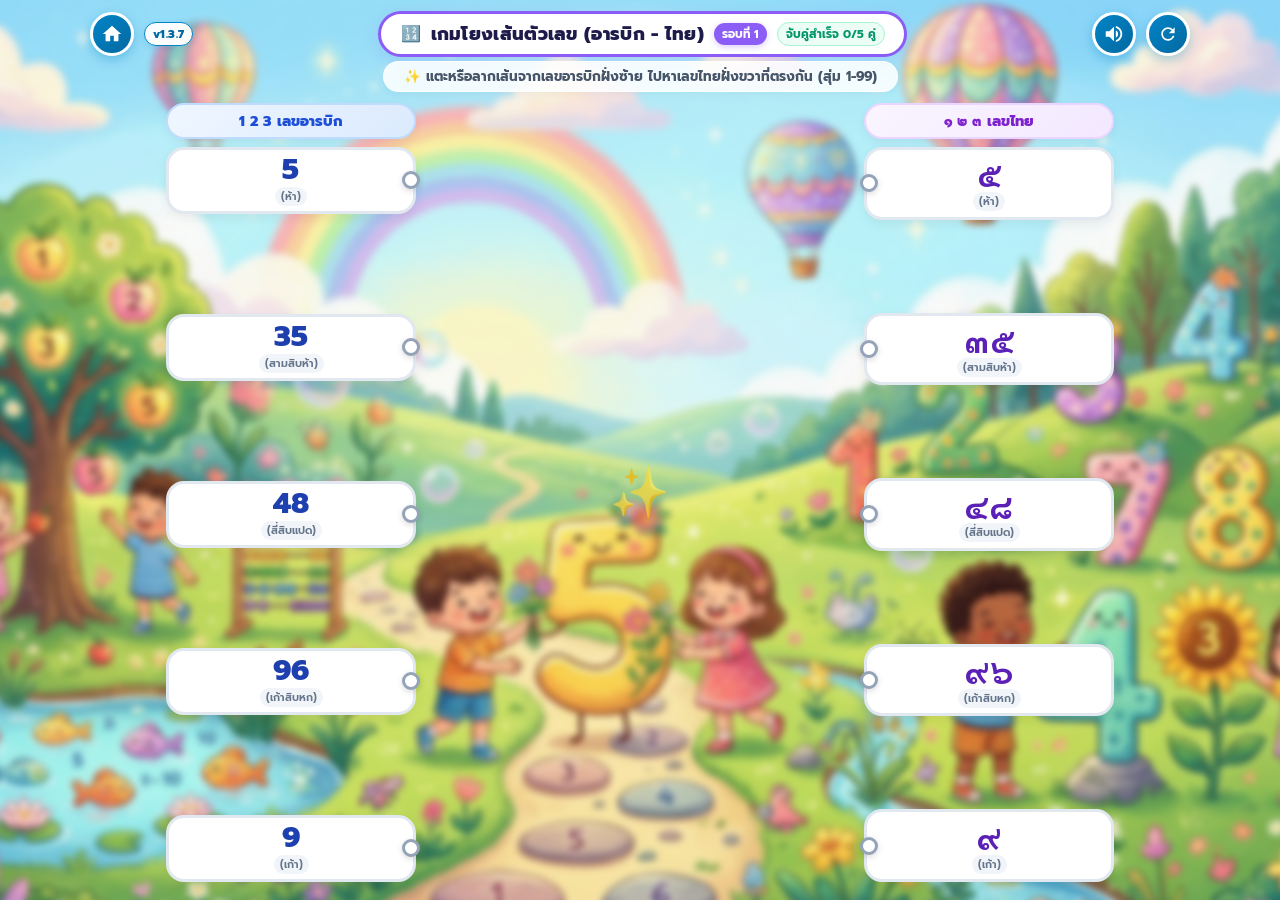
<file: number-matching.html>
<!DOCTYPE html>
<html lang="th">
<head>
  <meta charset="UTF-8">
  <meta name="viewport" content="width=device-width, initial-scale=1.0, maximum-scale=1.0, user-scalable=no">
  <meta http-equiv="Cache-Control" content="no-cache, no-store, must-revalidate">
  <meta http-equiv="Pragma" content="no-cache">
  <meta http-equiv="Expires" content="0">
  <title>เกมโยงเส้นจับคู่ตัวเลขอารบิกกับเลขไทย (1-99) สำหรับเด็กปฐมวัย</title>
  <link rel="stylesheet" href="css/style.css?v=1.3.7">
  <link rel="stylesheet" href="css/number-matching.css?v=1.3.7">
  <link rel="preconnect" href="https://fonts.googleapis.com">
  <link rel="preconnect" href="https://fonts.gstatic.com" crossorigin>
  <link href="https://fonts.googleapis.com/css2?family=Prompt:wght@400;600;700;800&family=Mitr:wght@500;700&family=Sarabun:wght@600;700;800&display=swap" rel="stylesheet">
</head>
<body>
  <div class="number-viewport">
    <!-- Animated Soft Gradient Background Layer -->
    <div class="number-bg-layer" aria-hidden="true"></div>

    <!-- Top Header -->
    <header class="number-header">
      <div class="header-left">
        <!-- Back to Hub / Home Button -->
        <a href="index.html" class="action-btn" title="กลับหน้าเมนูหลัก" style="text-decoration: none;">
          <svg width="22" height="22" viewBox="0 0 24 24" fill="currentColor">
            <path d="M10 20v-6h4v6h5v-8h3L12 3 2 12h3v8z"/>
          </svg>
        </a>
        <span class="version-tag-pill">v1.3.7</span>
      </div>

      <!-- Title Pill with Current Round Badge -->
      <div class="number-title-pill">
        <span>🔢</span>
        <h1>เกมโยงเส้นตัวเลข (อารบิก - ไทย)</h1>
        <span class="round-badge-pill" id="currentRoundBadge">รอบที่ 1</span>
        <span class="counter-badge-pill" id="matchedCounterBadge">จับคู่สำเร็จ 0/5 คู่</span>
      </div>

      <div class="header-right">
        <!-- Sound Toggle -->
        <button class="action-btn" id="audioToggleBtn" title="เปิด/ปิด เสียง">
          <svg id="audioIcon" width="22" height="22" viewBox="0 0 24 24" fill="currentColor">
            <path d="M3 9v6h4l5 5V4L7 9H3zm13.5 3c0-1.77-1.02-3.29-2.5-4.03v8.05c1.48-.73 2.5-2.25 2.5-4.02zM14 3.23v2.06c2.89.86 5 3.54 5 6.71s-2.11 5.85-5 6.71v2.06c4.01-.91 7-4.49 7-8.77s-2.99-7.86-7-8.77z"/>
          </svg>
        </button>

        <!-- Reset / New Round Button -->
        <button class="action-btn" id="btnResetGame" title="สุ่มตัวเลขรอบใหม่">
          <svg width="20" height="20" viewBox="0 0 24 24" fill="currentColor">
            <path d="M17.65 6.35C16.2 4.9 14.21 4 12 4c-4.42 0-7.99 3.58-7.99 8s3.57 8 7.99 8c3.73 0 6.84-2.55 7.73-6h-2.08c-.82 2.33-3.04 4-5.65 4-3.31 0-6-2.69-6-6s2.69-6 6-6c1.66 0 3.14.69 4.22 1.78L13 11h7V4l-2.35 2.35z"/>
          </svg>
        </button>
      </div>
    </header>

    <!-- Tip / Instruction Bar -->
    <div class="instruction-bar">
      ✨ แตะหรือลากเส้นจากเลขอารบิกฝั่งซ้าย ไปหาเลขไทยฝั่งขวาที่ตรงกัน (สุ่ม 1-99)
    </div>

    <!-- Main Playing Arena -->
    <main class="matching-arena" id="matchingArena">
      <!-- SVG Lines Canvas Overlay -->
      <svg class="lines-svg-overlay" id="linesSvgOverlay"></svg>

      <!-- Left Column: Arabic Numerals -->
      <section class="column-container column-arabic" aria-label="คอลัมน์เลขอารบิก">
        <div class="column-header">
          <span>1 2 3</span>
          <span>เลขอารบิก</span>
        </div>
        <div class="cards-stack" id="arabicCardsStack">
          <!-- Injected via JavaScript -->
        </div>
      </section>

      <!-- Center Mascot / Decorative Spacer -->
      <div class="arena-center-guide" aria-hidden="true">
        <div class="center-icon-badge">✨</div>
      </div>

      <!-- Right Column: Thai Numerals -->
      <section class="column-container column-thai" aria-label="คอลัมน์เลขไทย">
        <div class="column-header">
          <span>๑ ๒ ๓</span>
          <span>เลขไทย</span>
        </div>
        <div class="cards-stack" id="thaiCardsStack">
          <!-- Injected via JavaScript -->
        </div>
      </section>
    </main>

  </div>

  <!-- Confetti Canvas -->
  <canvas id="confettiCanvas"></canvas>

  <!-- Celebration Modal Overlay -->
  <div class="celebration-overlay" id="celebrationOverlay" role="dialog" aria-modal="true" aria-labelledby="celebrationTitle">
    <div class="celebration-card">
      <div class="celebration-badge-icon">🎉</div>
      <h2 class="celebration-title" id="celebrationTitle">เก่งมากเลยคนเก่ง!</h2>
      <p class="celebration-subtitle" id="celebrationSubtitle">โยงเส้นจับคู่ตัวเลขครบ 5 คู่ถูกต้องทั้งหมดแล้ว</p>

      <div class="matched-summary-wrap" id="matchedSummaryWrap">
        <!-- Injected via JavaScript -->
      </div>

      <div class="celebration-actions">
        <button class="btn-celebration-replay" id="btnCelebrationReplay">
          <span>🔄</span>
          <span>เล่นรอบเดิม</span>
        </button>
        <button class="btn-celebration-next" id="btnCelebrationNext">
          <span>เล่นรอบใหม่ (สุ่มเลข)</span>
          <span>➔</span>
        </button>
      </div>
    </div>
  </div>

  <!-- Game Scripts -->
  <script src="js/audio.js?v=1.3.7"></script>
  <script src="js/number-matching.js?v=1.3.7"></script>
</body>
</html>
</file>
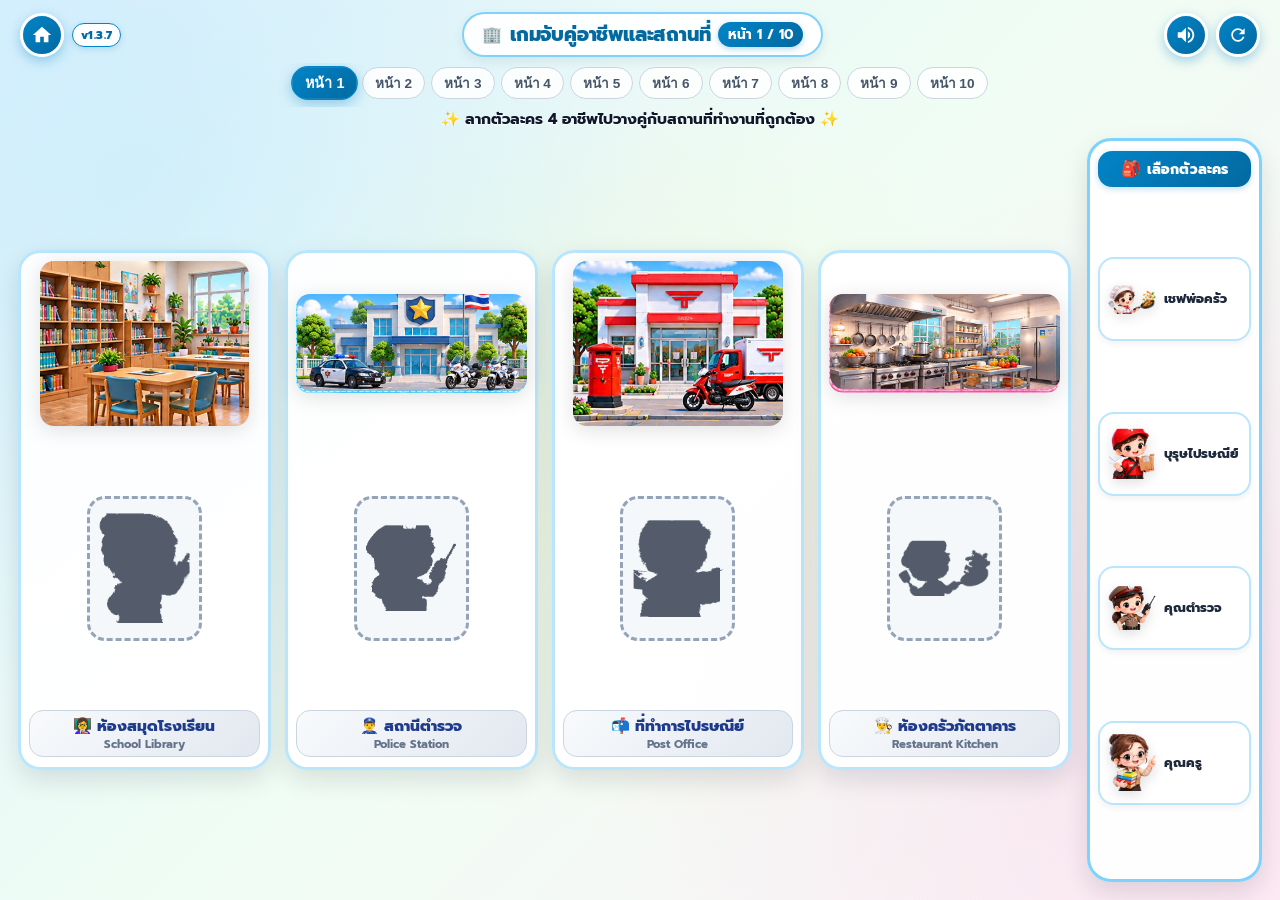
<file: occupation-matching.html>
<!DOCTYPE html>
<html lang="th">
<head>
  <meta charset="UTF-8">
  <meta name="viewport" content="width=device-width, initial-scale=1.0, maximum-scale=1.0, user-scalable=no">
  <meta http-equiv="Cache-Control" content="no-cache, no-store, must-revalidate">
  <meta http-equiv="Pragma" content="no-cache">
  <meta http-equiv="Expires" content="0">
  <title>เกมจับคู่อาชีพและสถานที่ สำหรับเด็กปฐมวัย (10 หน้า)</title>
  <link rel="stylesheet" href="css/occupation-game.css?v=1.3.7">
  <link rel="preconnect" href="https://fonts.googleapis.com">
  <link rel="preconnect" href="https://fonts.gstatic.com" crossorigin>
  <link href="https://fonts.googleapis.com/css2?family=Prompt:wght@400;600;700;800&family=Mitr:wght@500;700&display=swap" rel="stylesheet">
</head>
<body>
  <div class="occ-viewport">
    <!-- Soft Background Ambient Decor Layer -->
    <div class="occ-bg-decor" aria-hidden="true"></div>

    <!-- Top Header -->
    <header class="occ-header">
      <div class="header-left">
        <!-- Back to Hub / Main Menu -->
        <a href="index.html" class="action-btn" title="กลับหน้าเมนูหลัก" style="text-decoration: none;">
          <svg width="22" height="22" viewBox="0 0 24 24" fill="currentColor">
            <path d="M10 20v-6h4v6h5v-8h3L12 3 2 12h3v8z"/>
          </svg>
        </a>
        <span class="version-tag-pill">v1.3.7</span>
      </div>

      <!-- Title Pill with Current Level Badge -->
      <div class="occ-title-pill">
        <span>🏢</span>
        <h1>เกมจับคู่อาชีพและสถานที่</h1>
        <span class="level-badge-pill" id="currentLevelBadge">หน้า 1 / 10</span>
      </div>

      <div class="header-right">
        <!-- Sound & Music Toggle -->
        <button class="action-btn" id="audioToggleBtn" title="เปิด/ปิด เสียง">
          <svg id="audioIcon" width="22" height="22" viewBox="0 0 24 24" fill="currentColor">
            <path d="M3 9v6h4l5 5V4L7 9H3zm13.5 3c0-1.77-1.02-3.29-2.5-4.03v8.05c1.48-.73 2.5-2.25 2.5-4.02zM14 3.23v2.06c2.89.86 5 3.54 5 6.71s-2.11 5.85-5 6.71v2.06c4.01-.91 7-4.49 7-8.77s-2.99-7.86-7-8.77z"/>
          </svg>
        </button>

        <!-- Reset Current Level -->
        <button class="action-btn" id="btnResetBoard" title="เริ่มหน้าปัจจุบันใหม่">
          <svg width="20" height="20" viewBox="0 0 24 24" fill="currentColor">
            <path d="M17.65 6.35C16.2 4.9 14.21 4 12 4c-4.42 0-7.99 3.58-7.99 8s3.57 8 7.99 8c3.73 0 6.84-2.55 7.73-6h-2.08c-.82 2.33-3.04 4-5.65 4-3.31 0-6-2.69-6-6s2.69-6 6-6c1.66 0 3.14.69 4.22 1.78L13 11h7V4l-2.35 2.35z"/>
          </svg>
        </button>
      </div>
    </header>

    <!-- Level Navigator Bar (10 Pages: หน้า 1 ถึง หน้า 10) -->
    <nav class="occ-levels-bar" id="levelsBar" aria-label="แถบเลือกหน้า 1-10">
      <!-- Injected dynamically via JavaScript -->
    </nav>

    <!-- Subtitle Instruction -->
    <div class="occ-hero-instruction" id="levelHeroText">
      <span>✨ ลากตัวละคร 4 อาชีพไปวางคู่กับสถานที่ทำงานที่ถูกต้อง ✨</span>
    </div>

    <!-- Main Game Playfield: Left Stage (4 Workstations) + Right Palette Sidebar -->
    <div class="occ-game-layout">
      <!-- Left: Stage Area for 4 Workstation Cards -->
      <main class="occ-stage-area" id="stageArea" aria-label="สถานีทำงาน 4 แห่ง">
        <!-- Injected dynamically via JavaScript -->
      </main>

      <!-- Right: Choices Palette Sidebar -->
      <aside class="occ-palette-sidebar" id="paletteSidebar" aria-label="พาเลตตัวเลือกตัวละคร">
        <div class="palette-header">
          <span class="palette-badge-icon">🎒</span>
          <span class="palette-badge-title">เลือกตัวละคร</span>
        </div>
        <div class="palette-tray" id="dockTray" role="list">
          <!-- Injected dynamically via JavaScript -->
        </div>
      </aside>
    </div>

  </div>

  <!-- Confetti Canvas for Victory Celebrations -->
  <canvas id="confetti-canvas"></canvas>

  <!-- Celebration Modal Overlay -->
  <div class="celebration-overlay" id="celebrationOverlay" aria-hidden="true" role="dialog" aria-modal="true">
    <div class="celebration-card">
      <div class="stars-row">
        <span class="star-pop">⭐</span>
        <span class="star-pop">⭐</span>
        <span class="star-pop">⭐</span>
      </div>

      <h2 class="celebration-title" id="celebrationTitle">🌟 เก่งมากครับ/ค่ะ! 🎈</h2>
      <p class="celebration-desc" id="celebrationDesc">หนูๆ จับคู่อาชีพกับสถานที่ทำงานได้ถูกต้องครบทุกจุดแล้ว!</p>

      <div class="celebration-actions">
        <button class="btn-celebrate btn-secondary" id="btnReplayLevel">
          <span>เล่นหน้านี้อีกครั้ง</span>
        </button>
        <button class="btn-celebrate btn-primary" id="btnNextLevel">
          <span>หน้าถัดไป</span>
          <span>➔</span>
        </button>
      </div>
    </div>
  </div>

  <!-- Scripts -->
  <script src="js/audio.js?v=1.3.7"></script>
  <script src="js/occupation-data.js?v=1.3.7"></script>
  <script src="js/occupation-game.js?v=1.3.7"></script>
</body>
</html>
</file>
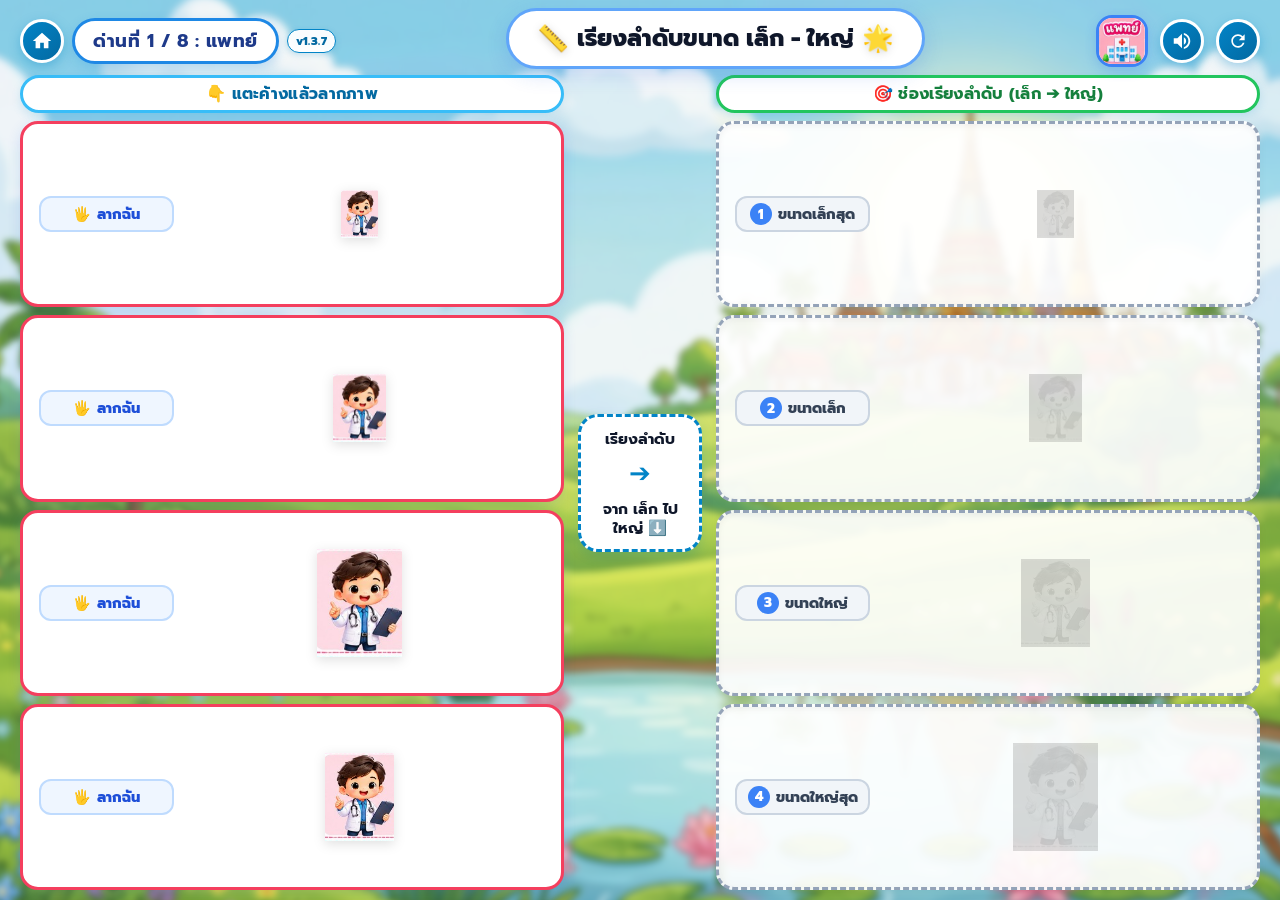
<file: size-sorting.html>
<!DOCTYPE html>
<html lang="th">
<head>
  <meta charset="UTF-8">
  <meta name="viewport" content="width=device-width, initial-scale=1.0, maximum-scale=1.0, user-scalable=no">
  <meta http-equiv="Cache-Control" content="no-cache, no-store, must-revalidate">
  <meta http-equiv="Pragma" content="no-cache">
  <meta http-equiv="Expires" content="0">
  <title>เกมเรียงลำดับขนาด เล็ก-ใหญ่ (อาชีพอาเซียน) สำหรับเด็กอนุบาล</title>
  <link rel="stylesheet" href="css/style.css?v=1.3.7">
  <link rel="stylesheet" href="css/size-game.css?v=1.3.7">
  <link rel="preconnect" href="https://fonts.googleapis.com">
  <link rel="preconnect" href="https://fonts.gstatic.com" crossorigin>
  <link href="https://fonts.googleapis.com/css2?family=Prompt:wght@400;600;700;800&family=Mitr:wght@500;700&display=swap" rel="stylesheet">
</head>
<body>
  <div class="game-viewport">
    <!-- Blurred Background Landscape Layer -->
    <div class="game-bg-layer" aria-hidden="true"></div>
    
    <!-- Top Header -->
    <header class="game-header">
      <!-- Home & Level Counter Badge -->
      <div style="display: flex; align-items: center; gap: 8px;">
        <a href="index.html" class="action-btn" title="กลับหน้าเมนูหลัก" style="text-decoration: none;">
          <svg width="22" height="22" viewBox="0 0 24 24" fill="currentColor">
            <path d="M10 20v-6h4v6h5v-8h3L12 3 2 12h3v8z"/>
          </svg>
        </a>
        <div class="level-badge" id="levelBadge">
          <span id="levelBadgeText">ด่านที่ 1 / 8</span>
        </div>
        <span class="version-tag-pill">v1.3.7</span>
      </div>

      <!-- Title Pill -->
      <div class="game-title-container">
        <h1 class="game-title">
          <span class="emoji-icon">📏</span>
          <span>เรียงลำดับขนาด เล็ก - ใหญ่</span>
          <span class="emoji-icon">🌟</span>
        </h1>
      </div>

      <!-- Right Action Badges -->
      <div class="header-actions">
        <!-- Current Profession Badge Icon -->
        <div class="profession-badge-btn" id="professionBadgeBtn" title="ข้อมูลอาชีพ">
          <img id="professionBadgeImg" src="assets/images/professions/badge_doctor.png" alt="อาชีพ" class="badge-img">
        </div>

        <!-- Music & Sound Toggle Button -->
        <button class="action-btn" id="audioToggleBtn" title="เปิด/ปิด เสียง">
          <svg id="audioIcon" width="22" height="22" viewBox="0 0 24 24" fill="currentColor">
            <path d="M3 9v6h4l5 5V4L7 9H3zm13.5 3c0-1.77-1.02-3.29-2.5-4.03v8.05c1.48-.73 2.5-2.25 2.5-4.02zM14 3.23v2.06c2.89.86 5 3.54 5 6.71s-2.11 5.85-5 6.71v2.06c4.01-.91 7-4.49 7-8.77s-2.99-7.86-7-8.77z"/>
          </svg>
        </button>

        <!-- Shuffle / Next Profession Button -->
        <button class="action-btn" id="reloadRoundBtn" title="สุ่มอาชีพใหม่">
          <svg width="20" height="20" viewBox="0 0 24 24" fill="currentColor">
            <path d="M17.65 6.35C16.2 4.9 14.21 4 12 4c-4.42 0-7.99 3.58-7.99 8s3.57 8 7.99 8c3.73 0 6.84-2.55 7.73-6h-2.08c-.82 2.33-3.04 4-5.65 4-3.31 0-6-2.69-6-6s2.69-6 6-6c1.66 0 3.14.69 4.22 1.78L13 11h7V4l-2.35 2.35z"/>
          </svg>
        </button>
      </div>
    </header>

    <!-- Main Playing Board (Size Sorting 2-Column Board) -->
    <main class="size-board">
      
      <!-- Left Column: Shuffled 4 Sizes Cards -->
      <section class="size-column left-size-column">
        <div class="column-header-pill">
          <span>👇 แตะค้างแล้วลากภาพ</span>
        </div>
        <div class="size-cards-grid" id="leftCardsContainer" aria-label="ภาพขนาดต่างๆ แบบสุ่ม">
          <!-- Rendered dynamically by JavaScript -->
        </div>
      </section>

      <!-- Center Guide Divider -->
      <div class="center-guide-column">
        <div class="guide-pill size-guide-pill">
          <span class="guide-text-top">เรียงลำดับ</span>
          <span class="guide-arrow">➔</span>
          <span class="guide-text-bottom">จาก เล็ก ไป ใหญ่ ⬇️</span>
        </div>
      </div>

      <!-- Right Column: 4 Drop Zones Ordered Top-to-Bottom (Smallest to Largest) -->
      <section class="size-column right-size-column">
        <div class="column-header-pill target-pill">
          <span>🎯 ช่องเรียงลำดับ (เล็ก ➔ ใหญ่)</span>
        </div>
        <div class="size-slots-container" id="rightSlotsContainer" aria-label="ช่องวางเรียงลำดับขนาด">
          <!-- Rendered dynamically by JavaScript -->
        </div>
      </section>

    </main>

  </div>

  <!-- Confetti Canvas for Victory Celebrations -->
  <canvas id="confetti-canvas"></canvas>

  <!-- Celebration Modal (เก่งมากและเปลี่ยนด่านต่อไป) -->
  <div class="celebration-overlay" id="celebrationOverlay">
    <div class="celebration-card">
      <div class="stars-row">
        <span class="star-pop">⭐</span>
        <span class="star-pop">⭐</span>
        <span class="star-pop">⭐</span>
      </div>

      <h2 class="celebration-title" id="celebrationTitle">เก่งมากเลยคนเก่ง! 🎉</h2>
      <p class="celebration-subtitle" id="celebrationSubtitle">เรียงลำดับขนาดอาชีพถูกต้องครบทั้ง 4 ขนาดแล้ว</p>

      <div class="size-summary-row" id="sizeSummaryRow">
        <!-- Rendered dynamically -->
      </div>

      <button class="btn-next-level" id="btnNextLevel">
        <span>เล่นอาชีพต่อไป</span>
        <span>➔</span>
      </button>

      <span class="auto-countdown-text" id="autoCountdownText">เปลี่ยนด่านถัดไปอัตโนมัติใน 4 วินาที...</span>
    </div>
  </div>

  <!-- Profession Info Modal -->
  <div class="asean-modal-overlay" id="professionModalOverlay" aria-hidden="true" role="dialog" aria-modal="true">
    <div class="asean-modal-card">
      <div class="modal-header">
        <div class="modal-title-wrap">
          <span class="modal-emoji">👩‍⚕️</span>
          <h2 class="modal-title" id="modalProfName">8 อาชีพอาเซียน</h2>
        </div>
        <button class="modal-close-btn" id="modalCloseBtn" aria-label="ปิดหน้าต่าง">✕</button>
      </div>

      <div class="professions-picker-grid" id="professionsPickerGrid">
        <!-- List of 8 professions for easy switching -->
      </div>
    </div>
  </div>

  <!-- Scripts -->
  <script src="js/audio.js?v=1.3.7"></script>
  <script src="js/professions-data.js?v=1.3.7"></script>
  <script src="js/size-game.js?v=1.3.7"></script>
</body>
</html>
</file>
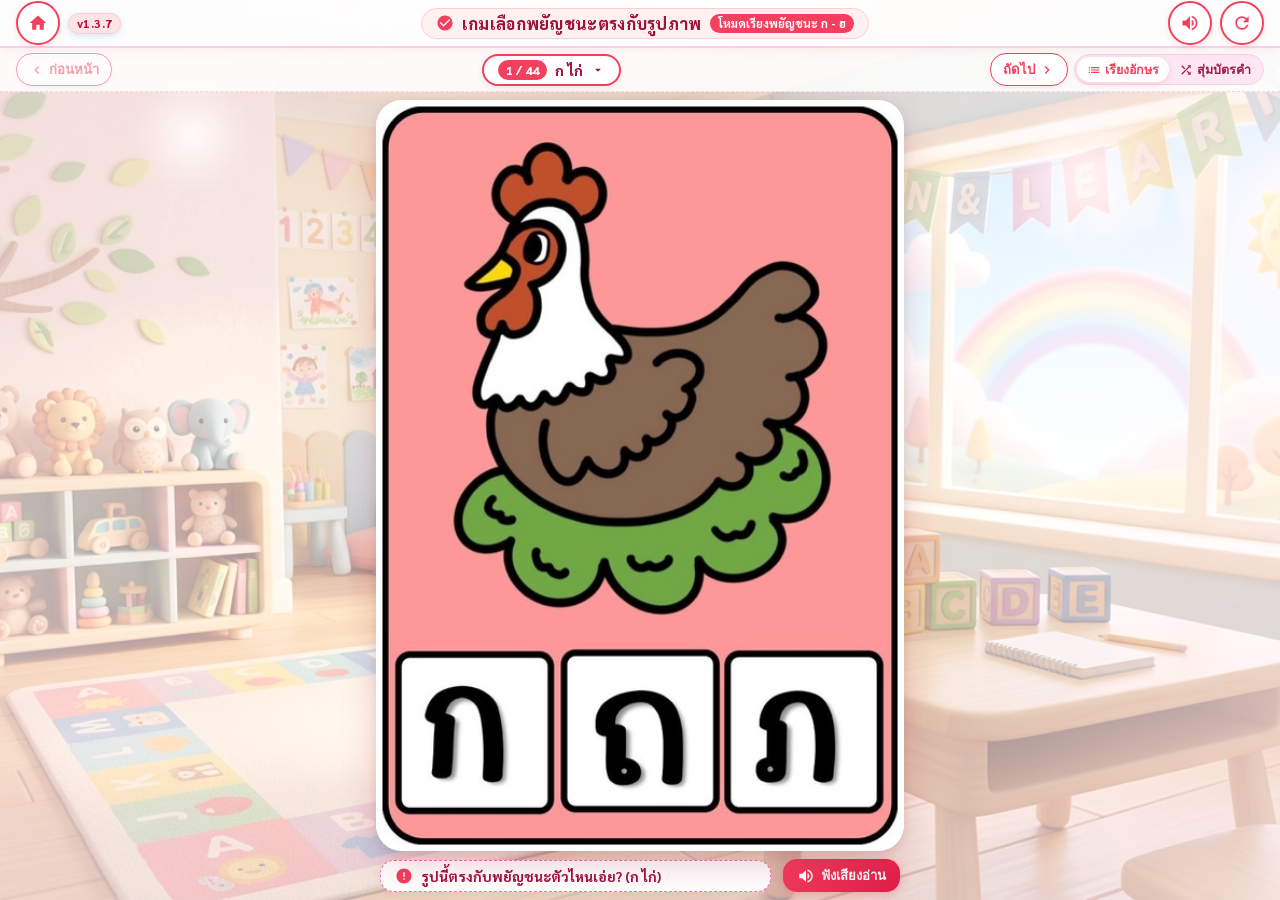
<file: thai-select.html>
<!DOCTYPE html>
<html lang="th">
<head>
  <meta charset="UTF-8">
  <meta name="viewport" content="width=device-width, initial-scale=1.0, maximum-scale=1.0, user-scalable=no">
  <meta http-equiv="Cache-Control" content="no-cache, no-store, must-revalidate">
  <meta http-equiv="Pragma" content="no-cache">
  <meta http-equiv="Expires" content="0">
  <title>เกมเลือกพยัญชนะตรงกับรูปภาพ ก - ฮ สำหรับเด็กปฐมวัย</title>
  <link rel="stylesheet" href="css/style.css?v=1.3.7">
  <link rel="stylesheet" href="css/thai-select.css?v=1.3.7">
  <link rel="preconnect" href="https://fonts.googleapis.com">
  <link rel="preconnect" href="https://fonts.gstatic.com" crossorigin>
  <link href="https://fonts.googleapis.com/css2?family=Sarabun:wght@400;500;600;700;800&family=Noto+Sans+Thai:wght@400;500;600;700;800&family=Krub:wght@500;600;700&display=swap" rel="stylesheet">
</head>
<body>
  <div class="select-viewport">
    <!-- Ambient Animated Background Layer -->
    <div class="select-bg-layer" aria-hidden="true"></div>

    <!-- Top Header -->
    <header class="select-header">
      <div class="header-left">
        <!-- Back to Hub Button -->
        <a href="index.html" class="action-btn" title="กลับหน้าเมนูหลัก" style="text-decoration: none;">
          <svg width="20" height="20" viewBox="0 0 24 24" fill="currentColor">
            <path d="M10 20v-6h4v6h5v-8h3L12 3 2 12h3v8z"/>
          </svg>
        </a>
        <span class="version-tag-pill">v1.3.7</span>
      </div>

      <!-- Title Pill -->
      <div class="select-title-pill">
        <svg width="18" height="18" viewBox="0 0 24 24" fill="#f43f5e">
          <path d="M12 2C6.48 2 2 6.48 2 12s4.48 10 10 10 10-4.48 10-10S17.52 2 12 2zm-2 15l-5-5 1.41-1.41L10 14.17l7.59-7.59L19 8l-9 9z"/>
        </svg>
        <h1>เกมเลือกพยัญชนะตรงกับรูปภาพ</h1>
        <span class="mode-badge-pill" id="modeBadge">โหมดเรียงพยัญชนะ ก - ฮ</span>
      </div>

      <div class="header-right">
        <!-- Sound Toggle -->
        <button class="action-btn" id="audioToggleBtn" title="เปิด/ปิด เสียง">
          <svg id="audioIcon" width="20" height="20" viewBox="0 0 24 24" fill="currentColor">
            <path d="M3 9v6h4l5 5V4L7 9H3zm13.5 3c0-1.77-1.02-3.29-2.5-4.03v8.05c1.48-.73 2.5-2.25 2.5-4.02zM14 3.23v2.06c2.89.86 5 3.54 5 6.71s-2.11 5.85-5 6.71v2.06c4.01-.91 7-4.49 7-8.77s-2.99-7.86-7-8.77z"/>
          </svg>
        </button>

        <!-- Reset / Restart Current Card Button -->
        <button class="action-btn" id="btnResetBoard" title="เริ่มรอบนี้ใหม่ / รีเซ็ต">
          <svg width="20" height="20" viewBox="0 0 24 24" fill="currentColor">
            <path d="M17.65 6.35C16.2 4.9 14.21 4 12 4c-4.42 0-7.99 3.58-7.99 8s3.57 8 7.99 8c3.73 0 6.84-2.55 7.73-6h-2.08c-.82 2.33-3.04 4-5.65 4-3.31 0-6-2.69-6-6s2.69-6 6-6c1.66 0 3.14.69 4.22 1.78L13 11h7V4l-2.35 2.35z"/>
          </svg>
        </button>
      </div>
    </header>

    <!-- Sub-Navigation Controls -->
    <nav class="select-subnav">
      <!-- Previous Card Button -->
      <div class="nav-cluster">
        <button class="nav-step-btn" id="btnPrev" title="ข้อก่อนหน้า">
          <svg width="16" height="16" viewBox="0 0 24 24" fill="currentColor"><path d="M15.41 7.41L14 6l-6 6 6 6 1.41-1.41L10.83 12z"/></svg>
          <span>ก่อนหน้า</span>
        </button>
      </div>

      <!-- Current Card Pill (Opens 44 Quick Jump Modal) -->
      <div class="current-card-pill" id="currentCardPill" title="คลิกเพื่อเลือกพยัญชนะที่ต้องการ">
        <span class="index-badge" id="cardIndexBadge">1 / 44</span>
        <span id="cardNameText">ก ไก่</span>
        <svg width="14" height="14" viewBox="0 0 24 24" fill="currentColor"><path d="M7 10l5 5 5-5z"/></svg>
      </div>

      <!-- Next Card Button & Mode Switcher -->
      <div class="nav-cluster">
        <button class="nav-step-btn" id="btnNext" title="ข้อถัดไป">
          <span>ถัดไป</span>
          <svg width="16" height="16" viewBox="0 0 24 24" fill="currentColor"><path d="M10 6L8.59 7.41 13.17 12l-4.58 4.59L10 18l6-6z"/></svg>
        </button>

        <div class="mode-toggle-group">
          <button class="mode-tab-btn active" id="tabSequential" title="เล่นเรียงตามตัวอักษร ก ถึง ฮ">
            <svg width="14" height="14" viewBox="0 0 24 24" fill="currentColor"><path d="M3 13h2v-2H3v2zm0 4h2v-2H3v2zm0-8h2V7H3v2zm4 4h14v-2H7v2zm0 4h14v-2H7v2zM7 7v2h14V7H7z"/></svg>
            <span>เรียงอักษร</span>
          </button>
          <button class="mode-tab-btn" id="tabRandom" title="สุ่มบัตรคำเพื่อความท้าทาย">
            <svg width="14" height="14" viewBox="0 0 24 24" fill="currentColor"><path d="M10.59 9.17L5.41 4 4 5.41l5.17 5.17 1.42-1.41zM14.5 4l2.04 2.04L4 18.59 5.41 20 17.96 7.46 20 9.5V4h-5.5zm.33 9.41l-1.41 1.41 3.13 3.13L14.5 20H20v-5.5l-2.04 2.04-3.13-3.13z"/></svg>
            <span>สุ่มบัตรคำ</span>
          </button>
        </div>
      </div>
    </nav>

    <!-- Main Play Arena -->
    <main class="select-play-arena">

      <!-- Center Flashcard Display Stage -->
      <div class="flashcard-display-stage" id="flashcardStage">
        <!-- Authentic Flashcard Image (Single Sliced Card) -->
        <img id="flashcardImg" class="flashcard-image" src="assets/images/select_TH_cards/card_01_ko_kai.jpg" alt="บัตรคำพยัญชนะไทย">

        <!-- 3 Interactive Touch Targets Over The Flashcard Choice Boxes -->
        <div class="card-choices-overlay" aria-label="ช่องตัวเลือกบนบัตรคำ">
          <button class="choice-target" data-index="0" title="เลือกช่องที่ 1" aria-label="ตัวเลือกที่ 1"></button>
          <button class="choice-target" data-index="1" title="เลือกช่องที่ 2" aria-label="ตัวเลือกที่ 2"></button>
          <button class="choice-target" data-index="2" title="เลือกช่องที่ 3" aria-label="ตัวเลือกที่ 3"></button>
        </div>
      </div>

      <!-- Prompt Tip & Audio Reading Bar -->
      <div class="prompt-action-bar">
        <div class="prompt-tip-box">
          <svg width="18" height="18" viewBox="0 0 24 24" fill="#f43f5e" style="flex-shrink: 0;">
            <path d="M12 2C6.48 2 2 6.48 2 12s4.48 10 10 10 10-4.48 10-10S17.52 2 12 2zm1 15h-2v-2h2v2zm0-4h-2V7h2v6z"/>
          </svg>
          <span id="promptTipText">รูปนี้ตรงกับพยัญชนะตัวไหนเอ่ย? (ก ไก่)</span>
        </div>

        <button class="btn-speak-question" id="btnSpeakQuestion" title="ฟังเสียงอ่านโจทย์">
          <svg width="18" height="18" viewBox="0 0 24 24" fill="currentColor">
            <path d="M3 9v6h4l5 5V4L7 9H3zm13.5 3c0-1.77-1.02-3.29-2.5-4.03v8.05c1.48-.73 2.5-2.25 2.5-4.02zM14 3.23v2.06c2.89.86 5 3.54 5 6.71s-2.11 5.85-5 6.71v2.06c4.01-.91 7-4.49 7-8.77s-2.99-7.86-7-8.77z"/>
          </svg>
          <span>ฟังเสียงอ่าน</span>
        </button>
      </div>

    </main>

    <!-- Modal 1: 44 Consonants Quick Jump Grid (ก - ฮ) -->
    <div class="modal-overlay" id="pickerModal" aria-modal="true" role="dialog">
      <div class="modal-card">
        <div class="modal-header">
          <div class="modal-title">
            <svg width="20" height="20" viewBox="0 0 24 24" fill="#f43f5e"><path d="M18 2H6c-1.1 0-2 .9-2 2v16c0 1.1.9 2 2 2h12c1.1 0 2-.9 2-2V4c0-1.1-.9-2-2-2zM6 4h5v8l-2.5-1.5L6 12V4z"/></svg>
            <span>เลือกพยัญชนะไทย (44 ตัวอักษร ก - ฮ)</span>
          </div>
          <button class="modal-close-btn" id="btnClosePicker" title="ปิดหน้าต่าง">✕</button>
        </div>
        <div class="letter-grid-44" id="letterGrid44">
          <!-- Dynamically Injected via JS -->
        </div>
      </div>
    </div>

    <!-- Modal 2: Victory Celebration Popup -->
    <div class="modal-overlay" id="celebrationModal" aria-modal="true" role="dialog">
      <div class="modal-card celebration-modal-card">
        <div class="celebration-badge-hero">
          <svg width="50" height="50" viewBox="0 0 24 24" fill="#eab308">
            <path d="M12 17.27L18.18 21l-1.64-7.03L22 9.24l-7.19-.61L12 2 9.19 8.63 2 9.24l5.46 4.73L5.82 21z"/>
          </svg>
        </div>
        <h2 class="celebration-title">สุดยอดมากจ้าคนเก่ง!</h2>
        <p class="celebration-desc" id="celebrationScoreText">ตอบถูกครบทั้ง 44 พยัญชนะ (ก - ฮ) เก่งที่สุดเลย!</p>
        <div class="celebration-actions">
          <button class="btn-celebration-action secondary" onclick="window.location.href='index.html'">
            <svg width="18" height="18" viewBox="0 0 24 24" fill="currentColor"><path d="M10 20v-6h4v6h5v-8h3L12 3 2 12h3v8z"/></svg>
            <span>กลับหน้าหลัก</span>
          </button>
          <button class="btn-celebration-action primary" id="btnRestartCelebration">
            <svg width="18" height="18" viewBox="0 0 24 24" fill="currentColor"><path d="M17.65 6.35C16.2 4.9 14.21 4 12 4c-4.42 0-7.99 3.58-7.99 8s3.57 8 7.99 8c3.73 0 6.84-2.55 7.73-6h-2.08c-.82 2.33-3.04 4-5.65 4-3.31 0-6-2.69-6-6s2.69-6 6-6c1.66 0 3.14.69 4.22 1.78L13 11h7V4l-2.35 2.35z"/></svg>
            <span>เล่นใหม่อีกครั้ง</span>
          </button>
        </div>
      </div>
    </div>

    <!-- Confetti Layer -->
    <canvas id="confettiCanvas"></canvas>
  </div>

  <!-- Scripts -->
  <script src="js/audio.js?v=1.3.7"></script>
  <script src="js/thai-select-data.js?v=1.3.7"></script>
  <script src="js/thai-select-game.js?v=1.3.7"></script>
</body>
</html>
</file>
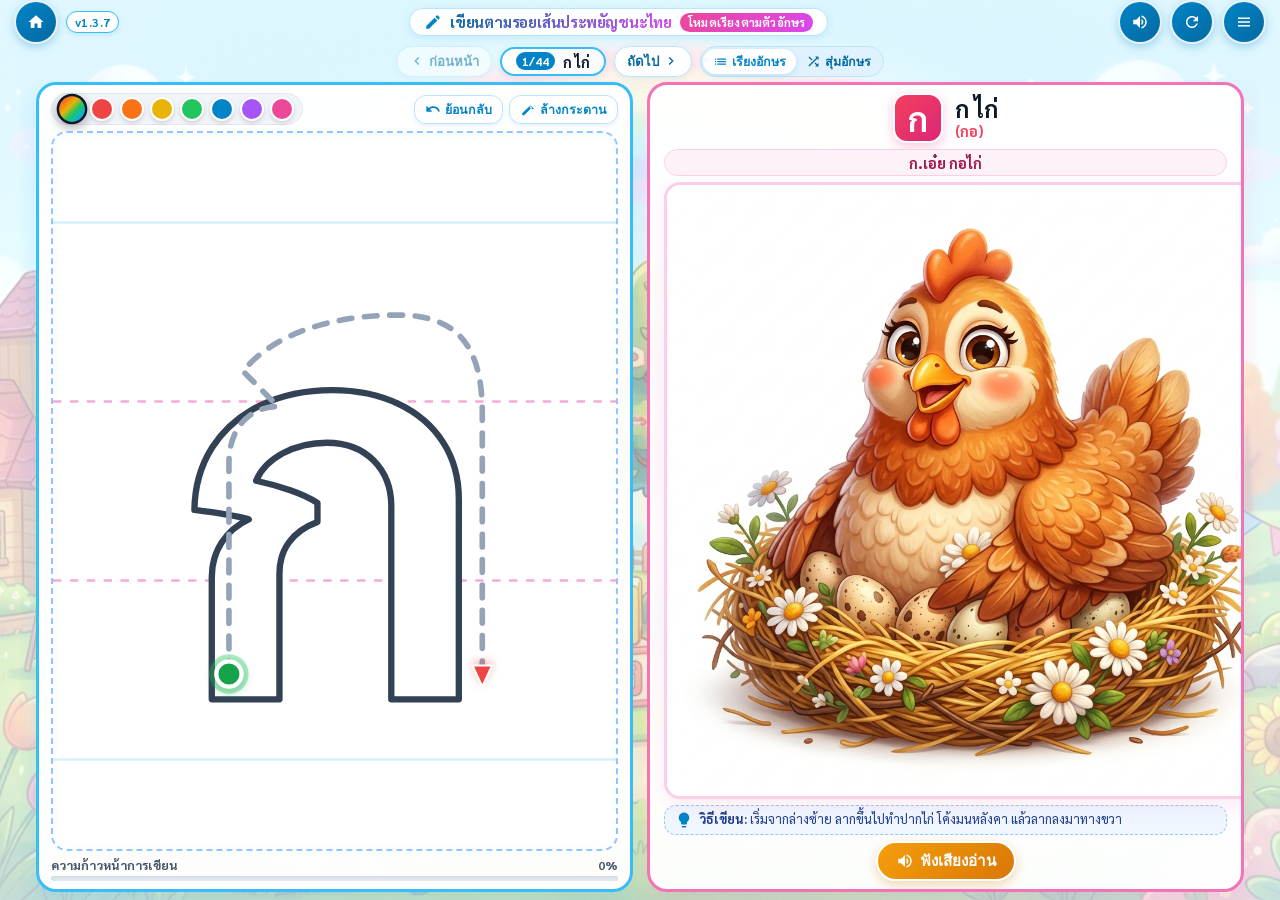
<file: thai-tracing.html>
<!DOCTYPE html>
<html lang="th">
<head>
  <meta charset="UTF-8">
  <meta name="viewport" content="width=device-width, initial-scale=1.0, maximum-scale=1.0, user-scalable=no">
  <meta http-equiv="Cache-Control" content="no-cache, no-store, must-revalidate">
  <meta http-equiv="Pragma" content="no-cache">
  <meta http-equiv="Expires" content="0">
  <title>เกมฝึกเขียนตามรอยเส้นประ พยัญชนะไทย ก - ฮ สำหรับเด็กปฐมวัย</title>
  <link rel="stylesheet" href="css/style.css?v=1.3.7">
  <link rel="stylesheet" href="css/thai-tracing.css?v=1.3.7">
  <link rel="preconnect" href="https://fonts.googleapis.com">
  <link rel="preconnect" href="https://fonts.gstatic.com" crossorigin>
  <link href="https://fonts.googleapis.com/css2?family=Sarabun:wght@400;500;600;700;800&family=Noto+Sans+Thai:wght@400;500;600;700;800&family=Krub:wght@500;600;700&display=swap" rel="stylesheet">
</head>
<body>
  <div class="tracing-viewport">
    <!-- Animated Schoolhouse & Rainbow Background Layer -->
    <div class="tracing-bg-layer" aria-hidden="true"></div>

    <!-- Top Header -->
    <header class="tracing-header">
      <div class="header-left">
        <!-- Back to Hub (Unified Circular Blue) -->
        <a href="index.html" class="action-btn" title="กลับหน้าเมนูหลัก" style="text-decoration: none;">
          <svg width="20" height="20" viewBox="0 0 24 24" fill="currentColor">
            <path d="M10 20v-6h4v6h5v-8h3L12 3 2 12h3v8z"/>
          </svg>
        </a>
        <span class="version-tag-pill">v1.3.7</span>
      </div>

      <!-- Title Pill -->
      <div class="tracing-title-pill">
        <svg width="18" height="18" viewBox="0 0 24 24" fill="#0284c7">
          <path d="M3 17.25V21h3.75L17.81 9.94l-3.75-3.75L3 17.25zM20.71 7.04c.39-.39.39-1.02 0-1.41l-2.34-2.34a.9959.9959 0 0 0-1.41 0l-1.83 1.83 3.75 3.75 1.83-1.83z"/>
        </svg>
        <h1>เขียนตามรอยเส้นประพยัญชนะไทย</h1>
        <span class="mode-badge-pill" id="modeBadge">โหมดเรียงตามตัวอักษร</span>
      </div>

      <div class="header-right">
        <!-- Sound & Music Toggle -->
        <button class="action-btn" id="audioToggleBtn" title="เปิด/ปิด เสียงดนตรี">
          <svg id="audioIcon" width="20" height="20" viewBox="0 0 24 24" fill="currentColor">
            <path d="M3 9v6h4l5 5V4L7 9H3zm13.5 3c0-1.77-1.02-3.29-2.5-4.03v8.05c1.48-.73 2.5-2.25 2.5-4.02zM14 3.23v2.06c2.89.86 5 3.54 5 6.71s-2.11 5.85-5 6.71v2.06c4.01-.91 7-4.49 7-8.77s-2.99-7.86-7-8.77z"/>
          </svg>
        </button>

        <!-- Reset / Clear Drawing Button -->
        <button class="action-btn" id="btnResetBoard" title="เริ่มเขียนใหม่ / รีเซ็ต">
          <svg width="20" height="20" viewBox="0 0 24 24" fill="currentColor">
            <path d="M17.65 6.35C16.2 4.9 14.21 4 12 4c-4.42 0-7.99 3.58-7.99 8s3.57 8 7.99 8c3.73 0 6.84-2.55 7.73-6h-2.08c-.82 2.33-3.04 4-5.65 4-3.31 0-6-2.69-6-6s2.69-6 6-6c1.66 0 3.14.69 4.22 1.78L13 11h7V4l-2.35 2.35z"/>
          </svg>
        </button>

        <!-- 44 Consonants Quick Picker Modal Button -->
        <button class="action-btn" id="btnOpenLetterPicker" title="เลือกตัวอักษร ก - ฮ">
          <svg width="20" height="20" viewBox="0 0 24 24" fill="currentColor">
            <path d="M4 6h16v2H4zm0 5h16v2H4zm0 5h16v2H4z"/>
          </svg>
        </button>
      </div>
    </header>

    <!-- Sub-Navigation & Mode Selector Bar -->
    <nav class="tracing-subnav" aria-label="แถบควบคุมตัวอักษร">
      <button class="nav-arrow-btn" id="btnPrevLetter" title="ตัวอักษรก่อนหน้า">
        <svg width="16" height="16" viewBox="0 0 24 24" fill="currentColor"><path d="M15.41 7.41L14 6l-6 6 6 6 1.41-1.41L10.83 12z"/></svg>
        <span>ก่อนหน้า</span>
      </button>

      <div class="current-letter-pill" id="currentLetterBadge">
        <span class="index-badge">1/44</span>
        <span>ก ไก่</span>
      </div>

      <button class="nav-arrow-btn" id="btnNextLetter" title="ตัวอักษรถัดไป">
        <span>ถัดไป</span>
        <svg width="16" height="16" viewBox="0 0 24 24" fill="currentColor"><path d="M10 6L8.59 7.41 13.17 12l-4.58 4.59L10 18l6-6z"/></svg>
      </button>

      <button class="nav-arrow-btn" id="btnRandomLetter" title="สุ่มตัวใหม่" style="display: none; background: #fdf2f8; border-color: #f472b6; color: #db2777;">
        <svg width="16" height="16" viewBox="0 0 24 24" fill="currentColor"><path d="M10.59 9.17L5.41 4 4 5.41l5.17 5.17 1.42-1.41zM14.5 4l2.04 2.04L4 18.59 5.41 20 17.96 7.46 20 9.5V4h-5.5zm.33 9.41l-1.41 1.41 3.13 3.13L14.5 20H20v-5.5l-2.04 2.04-3.13-3.13z"/></svg>
        <span>สุ่มตัวใหม่</span>
      </button>

      <!-- Mode Toggle Switch -->
      <div class="mode-toggle-group" aria-label="เลือกโหมด">
        <button class="mode-tab-btn active" id="btnModeSeq" title="เล่นเรียง ก ถึง ฮ">
          <svg width="15" height="15" viewBox="0 0 24 24" fill="currentColor"><path d="M3 13h2v-2H3v2zm0 4h2v-2H3v2zm0-8h2V7H3v2zm4 4h14v-2H7v2zm0 4h14v-2H7v2zM7 7v2h14V7H7z"/></svg>
          <span>เรียงอักษร</span>
        </button>
        <button class="mode-tab-btn" id="btnModeRand" title="เล่นแบบสุ่ม">
          <svg width="15" height="15" viewBox="0 0 24 24" fill="currentColor"><path d="M10.59 9.17L5.41 4 4 5.41l5.17 5.17 1.42-1.41zM14.5 4l2.04 2.04L4 18.59 5.41 20 17.96 7.46 20 9.5V4h-5.5zm.33 9.41l-1.41 1.41 3.13 3.13L14.5 20H20v-5.5l-2.04 2.04-3.13-3.13z"/></svg>
          <span>สุ่มอักษร</span>
        </button>
      </div>
    </nav>

    <!-- Main Play Arena (1 Letter + 1 Picture per screen, perfectly auto-fitted) -->
    <main class="tracing-play-arena">

      <!-- Left Column: Tracing Slate (กระดานเขียนตามรอยแม่แบบสีเทา) -->
      <section class="tracing-slate-wrapper" aria-label="กระดานฝึกเขียนตามรอยเส้นประ">
        <!-- Slate Toolbar -->
        <div class="slate-toolbar">
          <!-- Crayon Selector -->
          <div class="crayon-picker-bar" aria-label="เลือกสีดินสอสี">
            <button class="crayon-btn crayon-rainbow active" data-color="rainbow" title="สีสายรุ้งวิเศษ"></button>
            <button class="crayon-btn" data-color="#ef4444" style="background: #ef4444;" title="สีแดง"></button>
            <button class="crayon-btn" data-color="#f97316" style="background: #f97316;" title="สีส้ม"></button>
            <button class="crayon-btn" data-color="#eab308" style="background: #eab308;" title="สีเหลือง"></button>
            <button class="crayon-btn" data-color="#22c55e" style="background: #22c55e;" title="สีเขียว"></button>
            <button class="crayon-btn" data-color="#0284c7" style="background: #0284c7;" title="สีฟ้า"></button>
            <button class="crayon-btn" data-color="#a855f7" style="background: #a855f7;" title="สีม่วง"></button>
            <button class="crayon-btn" data-color="#ec4899" style="background: #ec4899;" title="สีชมพู"></button>
          </div>

          <!-- Tools -->
          <div class="slate-tool-actions">
            <button class="tool-action-btn" id="btnUndo" title="ย้อนกลับเส้นล่าสุด">
              <svg width="16" height="16" viewBox="0 0 24 24" fill="currentColor"><path d="M12.5 8c-2.65 0-5.05.99-6.9 2.6L2 7v9h9l-3.62-3.62c1.39-1.16 3.16-1.88 5.12-1.88 3.54 0 6.55 2.31 7.6 5.5l2.37-.78C21.08 11.03 17.15 8 12.5 8z"/></svg>
              <span>ย้อนกลับ</span>
            </button>
            <button class="tool-action-btn" id="btnClear" title="ล้างกระดานเขียนใหม่">
              <svg width="16" height="16" viewBox="0 0 24 24" fill="currentColor"><path d="M19.36 10.04l-2.34-2.34c-.78-.78-2.05-.78-2.83 0L3.71 18.18c-.78.78-.78 2.05 0 2.83.39.39.9.59 1.41.59s1.02-.2 1.41-.59L17.02 10.5l2.34 2.34 1.41-1.41-1.41-1.39zm-3.75-2.34l2.34 2.34-1.41 1.41-2.34-2.34 1.41-1.41z"/></svg>
              <span>ล้างกระดาน</span>
            </button>
          </div>
        </div>

        <!-- Tracing Board Canvas Box -->
        <div class="tracing-board" id="tracingBoard">
          <!-- Preschool Thai Notebook Guidelines (เส้นบรรทัดคัดไทยอนุบาล 4 เส้น) -->
          <svg class="notebook-guidelines" viewBox="0 0 400 400" preserveAspectRatio="none">
            <line x1="0" y1="50" x2="400" y2="50" />
            <line x1="0" y1="150" x2="400" y2="150" class="mid-line" />
            <line x1="0" y1="250" x2="400" y2="250" class="mid-line" />
            <line x1="0" y1="350" x2="400" y2="350" />
          </svg>

          <!-- Authentic Thai Consonant Template SVG (แม่แบบพยัญชนะไทย: โครงร่างสีเข้ม ไส้สีขาว เส้นรอยประกลางลำตัว จุดเริ่มสีเขียว และลูกศรสีแดง) -->
          <svg class="guide-svg-layer" id="guideSvg" viewBox="0 0 400 400">
            <!-- 1. Soft White Fill Base (พื้นลำตัวพยัญชนะ) -->
            <text id="tplTextBase" class="tpl-glyph-base" x="200" y="348" text-anchor="middle">ก</text>
            
            <!-- 2. Clean Dark-Slate Outline (ขอบโครงร่างแม่แบบสีเข้มคมชัด) -->
            <text id="tplTextOutline" class="tpl-glyph-outline" x="200" y="348" text-anchor="middle">ก</text>
            
            <!-- 3. Dashed Centerline Guide (เส้นรอยประกลางลำตัวพยัญชนะ) -->
            <path id="tplCenterlineDashed" class="tpl-centerline-dashed" d="" fill="none" />

            <!-- 4. Start Point Indicator (จุดเริ่มต้นสีเขียว 🟢 ที่หัวพยัญชนะ) -->
            <g id="startMarkerGroup" class="start-marker-group" transform="translate(0, 0)">
              <circle class="start-glow-pulse" cx="0" cy="0" r="14" />
              <circle class="start-dot-circle" cx="0" cy="0" r="9" />
            </g>

            <!-- 5. End Point Direction Arrow (หัวลูกศรสีแดง 🔺 แสดงทิศทางปลายเส้น) -->
            <g id="endMarkerGroup" class="end-marker-group" transform="translate(0, 0)">
              <polygon class="end-arrow-poly" points="0,-9 7,6 -7,6" />
            </g>
          </svg>

          <!-- Floating Start-At-Head Hint Tooltip -->
          <div class="head-hint-bubble" id="headHintBubble" style="display: none;">
            <span>🟢 เริ่มเขียนจากหัวสีเขียวก่อนนะจ๊ะ!</span>
          </div>

          <!-- Touch / Mouse Drawing Canvas -->
          <canvas class="tracing-canvas" id="tracingCanvas"></canvas>
        </div>

        <!-- Tracing Progress Bar -->
        <div class="slate-progress-bar-wrap">
          <div class="progress-header">
            <span>ความก้าวหน้าการเขียน</span>
            <span id="progressPercentText">0%</span>
          </div>
          <div class="progress-track">
            <div class="progress-fill" id="progressFill"></div>
          </div>
        </div>
      </section>

      <!-- Right Column: Letter & Picture Card (1 รูปต่อ 1 หน้า) -->
      <section class="letter-picture-card" aria-label="การ์ดคำศัพท์และภาพประกอบ">
        <!-- Letter Big Header with Standard Looped Font -->
        <div class="letter-header-group">
          <div class="big-letter-badge" id="cardLetterBadge">ก</div>
          <div class="letter-title-texts">
            <h2 class="letter-main-name" id="cardLetterName">ก ไก่</h2>
            <div class="letter-phonetic" id="cardLetterPhonetic">(กอ)</div>
          </div>
        </div>

        <!-- Rhyme Pill -->
        <div class="letter-rhyme-pill" id="cardLetterRhyme">
          ก.เอ๋ย กอไก่
        </div>

        <!-- Mascot Illustration Picture Frame -->
        <div class="mascot-image-frame">
          <img id="cardMascotImg" src="assets/images/thai_letters/ko_kai.jpg" alt="ก ไก่" class="mascot-img">
        </div>

        <!-- Writing Instruction Tip -->
        <div class="writing-tip-box" id="cardWritingTip">
          <svg width="18" height="18" viewBox="0 0 24 24" fill="#0284c7" style="flex-shrink: 0;"><path d="M9 21c0 .55.45 1 1 1h4c.55 0 1-.45 1-1v-1H9v1zm3-19C8.14 2 5 5.14 5 9c0 2.38 1.19 4.47 3 5.74V17c0 .55.45 1 1 1h6c.55 0 1-.45 1-1v-2.26c1.81-1.27 3-3.36 3-5.74 0-3.86-3.14-7-7-7z"/></svg>
          <span><strong>วิธีเขียน:</strong> เริ่มจากล่างซ้าย ลากขึ้นไปทำปากไก่ โค้งมนหลังคา แล้วลากลงมาทางขวา</span>
        </div>

        <!-- Pronunciation Speech Button -->
        <div class="card-actions-bar">
          <button class="speech-btn" id="btnPlaySpeech" title="ฟังเสียงอ่านภาษาไทย">
            <svg width="18" height="18" viewBox="0 0 24 24" fill="currentColor"><path d="M3 9v6h4l5 5V4L7 9H3zm13.5 3c0-1.77-1.02-3.29-2.5-4.03v8.05c1.48-.73 2.5-2.25 2.5-4.02zM14 3.23v2.06c2.89.86 5 3.54 5 6.71s-2.11 5.85-5 6.71v2.06c4.01-.91 7-4.49 7-8.77s-2.99-7.86-7-8.77z"/></svg>
            <span>ฟังเสียงอ่าน</span>
          </button>
        </div>
      </section>

    </main>

    <!-- Modal 1: 44 Consonants Quick Picker Grid (ก - ฮ) -->
    <div class="modal-overlay" id="letterPickerModal" aria-modal="true" role="dialog">
      <div class="modal-card">
        <div class="modal-header">
          <div class="modal-title">
            <svg width="20" height="20" viewBox="0 0 24 24" fill="#0284c7"><path d="M18 2H6c-1.1 0-2 .9-2 2v16c0 1.1.9 2 2 2h12c1.1 0 2-.9 2-2V4c0-1.1-.9-2-2-2zM6 4h5v8l-2.5-1.5L6 12V4z"/></svg>
            <span>เลือกพยัญชนะไทย (44 ตัวอักษร ก - ฮ)</span>
          </div>
          <button class="modal-close-btn" id="btnClosePicker" title="ปิดหน้าต่าง">✕</button>
        </div>
        <div class="letter-grid-44" id="letterGrid44">
          <!-- Injected via JavaScript -->
        </div>
      </div>
    </div>

    <!-- Modal 2: Success Celebration Popup -->
    <div class="modal-overlay" id="celebrationModal" aria-modal="true" role="dialog">
      <div class="modal-card celebration-modal-card">
        <div class="celebration-stars">
          <svg width="28" height="28" viewBox="0 0 24 24" fill="#facc15"><path d="M12 17.27L18.18 21l-1.64-7.03L22 9.24l-7.19-.61L12 2 9.19 8.63 2 9.24l5.46 4.73L5.82 21z"/></svg>
          <svg width="36" height="36" viewBox="0 0 24 24" fill="#facc15"><path d="M12 17.27L18.18 21l-1.64-7.03L22 9.24l-7.19-.61L12 2 9.19 8.63 2 9.24l5.46 4.73L5.82 21z"/></svg>
          <svg width="28" height="28" viewBox="0 0 24 24" fill="#facc15"><path d="M12 17.27L18.18 21l-1.64-7.03L22 9.24l-7.19-.61L12 2 9.19 8.63 2 9.24l5.46 4.73L5.82 21z"/></svg>
        </div>
        <h2 class="celebration-title">เก่งมากเลยครับ/ค่ะ!</h2>
        <p class="celebration-sub">
          หนูเขียนตัว <strong id="celebrationChar" style="color: #ec4899; font-size: 1.4rem;">ก</strong> ได้สวยงามและถูกต้องมากเลย!
        </p>
        <div class="celebration-buttons">
          <button class="btn-celebration-action btn-celebration-retry" id="btnRetryCelebration">
            <svg width="18" height="18" viewBox="0 0 24 24" fill="currentColor"><path d="M17.65 6.35C16.2 4.9 14.21 4 12 4c-4.42 0-7.99 3.58-7.99 8s3.57 8 7.99 8c3.73 0 6.84-2.55 7.73-6h-2.08c-.82 2.33-3.04 4-5.65 4-3.31 0-6-2.69-6-6s2.69-6 6-6c1.66 0 3.14.69 4.22 1.78L13 11h7V4l-2.35 2.35z"/></svg>
            <span>เขียนอีกรอบ</span>
          </button>
          <button class="btn-celebration-action" id="btnNextCelebration">
            <span>ฝึกตัวต่อไป</span>
            <svg width="18" height="18" viewBox="0 0 24 24" fill="currentColor"><path d="M10 6L8.59 7.41 13.17 12l-4.58 4.59L10 18l6-6z"/></svg>
          </button>
        </div>
      </div>
    </div>

    <!-- Confetti Canvas -->
    <canvas id="confettiCanvas"></canvas>
  </div>

  <!-- Scripts -->
  <script src="js/audio.js?v=1.3.7"></script>
  <script src="js/thai-tracing-data.js?v=1.3.7"></script>
  <script src="js/thai-tracing-game.js?v=1.3.7"></script>
</body>
</html>
</file>
<file: css/style.css>
/* 
 * CSS Styling for ASEAN Landmark Matching Game
 * Tailored for Kindergarten with vibrant colors, rounded friendly shapes, 
 * clear visual hierarchy, and tactile feedback.
 */

@import url('https://fonts.googleapis.com/css2?family=Prompt:wght@400;600;700;800&family=Mitr:wght@500;700&display=swap');

:root {
  --primary-blue: #1e88e5;
  --primary-blue-dark: #1565c0;
  --primary-blue-light: #e3f2fd;
  --accent-gold: #f59e0b;
  --accent-green: #22c55e;
  --card-border: #1e88e5;
  --card-border-width: 3.5px;
  --card-radius: 22px;
  --shadow-soft: 0 8px 24px rgba(15, 23, 42, 0.12);
  --shadow-hover: 0 12px 30px rgba(30, 136, 229, 0.25);
  --font-main: 'Prompt', 'Mitr', 'Sukhumvit Set', 'Thonburi', sans-serif;
}

* {
  box-sizing: border-box;
  margin: 0;
  padding: 0;
  user-select: none;
  -webkit-user-select: none;
  -webkit-touch-callout: none;
  -webkit-user-drag: none;
  -webkit-tap-highlight-color: transparent;
}

html, body {
  width: 100%;
  height: 100%;
  height: 100vh;
  height: 100dvh;
  position: fixed;
  inset: 0;
  overflow: hidden;
  overscroll-behavior: none;
  touch-action: none;
  -webkit-touch-callout: none;
  font-family: var(--font-main);
  background-color: #7dd3fc;
  background-image: url('../assets/images/bg.jpg?v=1.3.7');
  background-size: cover;
  background-position: center bottom;
  background-repeat: no-repeat;
}

/* App Main Container with Blurred Background for Prominent Foreground - 100% Fixed Screen */
.game-viewport {
  position: fixed;
  inset: 0;
  width: 100vw;
  height: 100%;
  height: 100vh;
  height: 100dvh;
  max-height: 100dvh;
  display: flex;
  flex-direction: column;
  justify-content: space-between;
  align-items: center;
  padding: clamp(6px, 1.5vh, 12px) clamp(10px, 2vw, 24px);
  overflow: hidden;
  overscroll-behavior: none;
  background-color: transparent;
  box-sizing: border-box;
  touch-action: none;
}

/* Blurred background layer so game question cards pop out prominently */
.game-bg-layer,
.game-viewport::before {
  content: '';
  position: absolute;
  inset: -16px;
  background-image: url('../assets/images/bg.jpg?v=1.3.7');
  background-size: cover;
  background-position: center bottom;
  background-repeat: no-repeat;
  filter: blur(3.5px) brightness(0.98);
  transform: scale(1.03);
  z-index: 0;
  pointer-events: none;
}

/* Top Decorative Header */
.game-header {
  width: 100%;
  max-width: 1180px;
  display: flex;
  align-items: center;
  justify-content: space-between;
  z-index: 10;
  margin-bottom: 6px;
}

/* Round / Level Indicator Pill */
.level-badge {
  background: #ffffff;
  border: 3px solid var(--primary-blue);
  border-radius: 30px;
  padding: 6px 18px;
  font-size: 1.15rem;
  font-weight: 700;
  color: #1e3a8a;
  box-shadow: 0 4px 12px rgba(30, 136, 229, 0.2);
  display: flex;
  align-items: center;
  gap: 6px;
  letter-spacing: 0.5px;
}

/* Title Pill Container */
.game-title-container {
  background: #ffffff;
  border: 3.5px solid #60a5fa;
  border-radius: 40px;
  padding: 8px 28px;
  box-shadow: 0 6px 20px rgba(37, 99, 235, 0.18), inset 0 2px 4px #ffffff;
  display: flex;
  align-items: center;
  gap: 10px;
  transform: translateY(-2px);
}

.game-title {
  font-size: 1.45rem;
  font-weight: 800;
  color: #0f172a;
  display: flex;
  align-items: center;
  gap: 8px;
  text-shadow: 0 1px 2px rgba(0, 0, 0, 0.05);
}

.game-title .emoji-icon {
  font-size: 1.6rem;
  filter: drop-shadow(0 2px 4px rgba(0, 0, 0, 0.15));
}

/* Header Right Buttons */
.header-actions {
  display: flex;
  align-items: center;
  gap: 12px;
}

/* ASEAN Circular Emblem (Authentic Logo) */
.asean-emblem {
  width: 56px;
  height: 56px;
  border-radius: 50%;
  display: flex;
  align-items: center;
  justify-content: center;
  transition: transform 0.25s cubic-bezier(0.34, 1.56, 0.64, 1);
  cursor: pointer;
  background: transparent;
  filter: drop-shadow(0 4px 10px rgba(0, 51, 153, 0.35));
}

.asean-emblem:hover {
  transform: scale(1.12) rotate(4deg);
}

.asean-logo-img {
  width: 100%;
  height: 100%;
  object-fit: contain;
  display: block;
}

.asean-emblem svg {
  width: 100%;
  height: 100%;
}

/* Audio, Home, Refresh & Common Action Buttons (Unified Project-wide) */
.action-btn {
  width: 44px;
  height: 44px;
  min-width: 44px;
  min-height: 44px;
  border-radius: 50%;
  border: 3px solid #ffffff;
  background: linear-gradient(135deg, #0284c7, #0369a1);
  color: #ffffff;
  display: inline-flex;
  align-items: center;
  justify-content: center;
  box-shadow: 0 4px 12px rgba(2, 132, 199, 0.35);
  cursor: pointer;
  outline: none;
  transition: all 0.2s cubic-bezier(0.34, 1.56, 0.64, 1);
  text-decoration: none;
  flex-shrink: 0;
  box-sizing: border-box;
  touch-action: manipulation;
  -webkit-tap-highlight-color: transparent;
}

.action-btn:hover {
  transform: scale(1.12);
  box-shadow: 0 6px 16px rgba(2, 132, 199, 0.45);
}

.action-btn:active {
  transform: scale(0.92);
}

.action-btn.active {
  background: linear-gradient(135deg, #0284c7, #0369a1);
  color: #ffffff;
  border-color: #ffffff;
}

.action-btn svg {
  display: block;
  fill: currentColor;
  pointer-events: none;
}

/* Version Indicator Pill (Project-wide +1 Tracking) */
.version-tag-pill {
  display: inline-flex;
  align-items: center;
  justify-content: center;
  padding: 2px 8px;
  background: rgba(255, 255, 255, 0.95);
  border: 1.5px solid #0284c7;
  border-radius: 999px;
  font-size: 0.72rem;
  font-weight: 800;
  color: #0369a1;
  box-shadow: 0 2px 6px rgba(2, 132, 199, 0.18);
  white-space: nowrap;
  letter-spacing: 0.4px;
  pointer-events: none;
  user-select: none;
  flex-shrink: 0;
}

/* Main Playing Board: 3-column layout matching the mockup */
.game-board {
  flex: 1;
  width: 100%;
  max-width: 1240px;
  display: grid;
  grid-template-columns: minmax(360px, 490px) 140px minmax(360px, 490px);
  gap: 18px;
  align-items: center;
  justify-content: center;
  padding: 8px 0;
  z-index: 5;
  touch-action: none;
}

/* Columns for 3 cards */
.cards-column {
  display: flex;
  flex-direction: column;
  gap: 16px;
  height: 100%;
  justify-content: space-evenly;
}

/* Center Guide Container */
.center-guide-column {
  display: flex;
  flex-direction: column;
  align-items: center;
  justify-content: center;
}

.guide-pill {
  background: rgba(255, 255, 255, 0.92);
  border: 2.5px dashed #0284c7;
  border-radius: 20px;
  padding: 18px 12px;
  text-align: center;
  box-shadow: 0 8px 20px rgba(2, 132, 199, 0.15);
  backdrop-filter: blur(4px);
  display: flex;
  flex-direction: column;
  align-items: center;
  gap: 8px;
  animation: floatGuide 3.5s ease-in-out infinite alternate;
}

@keyframes floatGuide {
  0% { transform: translateY(0); }
  100% { transform: translateY(-5px); }
}

.guide-text-top, .guide-text-bottom {
  font-size: 0.95rem;
  font-weight: 700;
  color: #0f172a;
  line-height: 1.25;
}

.guide-arrow {
  font-size: 1.6rem;
  color: #0284c7;
  animation: arrowPulse 1.4s ease-in-out infinite;
  display: inline-block;
}

@keyframes arrowPulse {
  0%, 100% { transform: translateX(0); opacity: 0.85; }
  50% { transform: translateX(6px); opacity: 1; }
}

/* Generic Card Styles */
.game-card {
  position: relative;
  height: clamp(74px, 16.5vh, 134px);
  background: #ffffff;
  border: var(--card-border-width) solid var(--card-border);
  border-radius: var(--card-radius);
  box-shadow: var(--shadow-soft);
  display: flex;
  align-items: center;
  overflow: hidden;
  transition: transform 0.22s cubic-bezier(0.34, 1.56, 0.64, 1), box-shadow 0.22s ease, border-color 0.22s ease;
  touch-action: none;
  -webkit-touch-callout: none;
  -webkit-user-drag: none;
  user-select: none;
  -webkit-user-select: none;
}

/* Left Cards (Draggable Clue Cards) */
.clue-card {
  cursor: grab;
  cursor: -webkit-grab;
  padding: 6px 12px 6px 6px;
  gap: 12px;
  touch-action: none;
  -webkit-touch-callout: none;
  -webkit-user-drag: none;
}

.clue-card:hover {
  transform: translateY(-3px) scale(1.015);
  box-shadow: var(--shadow-hover);
}

.clue-card:active {
  cursor: grabbing;
  cursor: -webkit-grabbing;
}

/* Number Badges (1 = Red, 2 = Lime Green, 3 = Sky Blue) */
.card-number-badge {
  position: absolute;
  top: 8px;
  left: 8px;
  width: 38px;
  height: 38px;
  border-radius: 50%;
  border: 2.5px solid #000000;
  color: #ffffff;
  font-size: 1.35rem;
  font-weight: 800;
  display: flex;
  align-items: center;
  justify-content: center;
  z-index: 10;
  box-shadow: 0 3px 8px rgba(0, 0, 0, 0.3);
}

.badge-1 {
  background: #ef4444;
}

.badge-2 {
  background: #22c55e;
}

.badge-3 {
  background: #06b6d4;
}

/* Card Visual Sections */
.clue-visual {
  flex: 1.4;
  height: 100%;
  border-radius: 16px;
  overflow: hidden;
  background: linear-gradient(180deg, #bae6fd 0%, #e0f2fe 55%, #f0fdf4 100%);
  display: flex;
  align-items: center;
  justify-content: center;
  border: 1.5px solid #93c5fd;
  position: relative;
  padding: 4px;
}

.landmark-photo-wrapper {
  width: 100%;
  height: 100%;
  display: flex;
  align-items: center;
  justify-content: center;
}

.landmark-realistic-img {
  width: 100%;
  height: 100%;
  max-height: 128px;
  object-fit: contain;
  filter: drop-shadow(0 4px 10px rgba(15, 23, 42, 0.15));
  transition: transform 0.25s ease;
  pointer-events: none;
}

.clue-card:hover .landmark-realistic-img {
  transform: scale(1.04);
}

.clue-info {
  flex: 0.95;
  display: flex;
  flex-direction: column;
  align-items: center;
  justify-content: center;
  text-align: center;
  gap: 6px;
  padding-right: 4px;
}

.country-flag-box {
  width: 76px;
  height: 48px;
  border-radius: 8px;
  overflow: hidden;
  box-shadow: 0 3px 8px rgba(0, 0, 0, 0.18);
  border: 1.5px solid #e2e8f0;
  background: #ffffff;
}

.country-flag-box svg {
  width: 100%;
  height: 100%;
  display: block;
}

.country-name-th {
  font-size: 1.25rem;
  font-weight: 800;
  color: #0f172a;
  letter-spacing: 0.2px;
}

.landmark-name-th {
  font-size: 0.76rem;
  font-weight: 600;
  color: #475569;
  line-height: 1.1;
  max-width: 140px;
  display: none; /* Can reveal on match or responsive */
}

/* Matched Clue Card State */
.clue-card.is-matched {
  opacity: 0.65;
  cursor: default;
  pointer-events: none;
  border-color: #86efac;
  filter: grayscale(15%);
}

.clue-card.is-matched::after {
  content: '✓ เรียบร้อย';
  position: absolute;
  top: 10px;
  right: 12px;
  background: #22c55e;
  color: #ffffff;
  font-size: 0.85rem;
  font-weight: 700;
  padding: 3px 10px;
  border-radius: 20px;
  box-shadow: 0 2px 6px rgba(34, 197, 94, 0.4);
}

/* Selected state for tap-to-match */
.clue-card.is-selected {
  transform: translateY(-4px) scale(1.03);
  border-color: #f59e0b;
  box-shadow: 0 0 0 4px #fde68a, 0 12px 28px rgba(245, 158, 11, 0.35);
  animation: cardWiggle 0.6s ease-in-out infinite alternate;
}

@keyframes cardWiggle {
  0% { transform: translateY(-4px) scale(1.03) rotate(-0.8deg); }
  100% { transform: translateY(-4px) scale(1.03) rotate(0.8deg); }
}

/* Right Cards (Silhouette / Shadow Target Cards) */
.silhouette-card {
  padding: 8px 12px;
  justify-content: center;
  position: relative;
  background: #ffffff;
  touch-action: none;
  -webkit-touch-callout: none;
  -webkit-user-drag: none;
  cursor: pointer;
}

.silhouette-card .silhouette-inner {
  width: 100%;
  height: 100%;
  display: flex;
  align-items: center;
  justify-content: center;
  transition: all 0.35s ease;
  padding: 4px;
}

.silhouette-card .silhouette-inner svg,
.landmark-silhouette-img {
  width: 100%;
  height: 100%;
  max-height: 126px;
  object-fit: contain;
  filter: drop-shadow(0 3px 6px rgba(15, 23, 42, 0.2));
  transition: transform 0.25s ease;
  pointer-events: none;
}

.silhouette-card.drag-hover .landmark-silhouette-img {
  transform: scale(1.06);
}

/* Pure silhouette uniform dark charcoal styling */
.landmark-silhouette-svg .silhouette-shapes [fill="none"] {
  fill: none !important;
  stroke: #475569 !important;
}

.landmark-silhouette-svg .silhouette-shapes line {
  stroke: #475569 !important;
}

.landmark-silhouette-svg .silhouette-shapes *:not([fill="none"]):not(line) {
  fill: #475569 !important;
  stroke: #475569 !important;
}

/* Hover over silhouette card during drag */
.silhouette-card.drag-hover {
  transform: scale(1.04);
  border-color: #3b82f6;
  box-shadow: 0 0 0 5px #93c5fd, 0 14px 32px rgba(59, 130, 246, 0.35);
}

/* Matched Silhouette Card: Transforms to Full Vibrant Color! */
.silhouette-card.is-matched {
  border-color: #22c55e;
  border-width: 4px;
  box-shadow: 0 0 0 4px #bbf7d0, 0 8px 24px rgba(34, 197, 94, 0.25);
  padding: 6px 12px 6px 6px;
  gap: 12px;
}

.silhouette-card.is-matched .silhouette-inner {
  display: none;
}

.silhouette-card.is-matched .matched-content {
  display: flex;
  width: 100%;
  height: 100%;
  align-items: center;
  gap: 12px;
  animation: revealPop 0.5s cubic-bezier(0.34, 1.56, 0.64, 1) forwards;
}

@keyframes revealPop {
  0% { transform: scale(0.8); opacity: 0; }
  60% { transform: scale(1.06); }
  100% { transform: scale(1); opacity: 1; }
}

/* Sparkle Star Burst Effect */
.sparkle-particle {
  position: absolute;
  pointer-events: none;
  font-size: 1.8rem;
  z-index: 100;
  animation: flySparkle 0.75s ease-out forwards;
}

@keyframes flySparkle {
  0% {
    transform: translate(0, 0) scale(0.3) rotate(0deg);
    opacity: 1;
  }
  100% {
    transform: translate(var(--dx), var(--dy)) scale(1.4) rotate(180deg);
    opacity: 0;
  }
}

/* Floating Drag Ghost (Follows finger/mouse smoothly) */
.drag-ghost {
  position: fixed;
  pointer-events: none;
  z-index: 9999;
  width: 280px;
  height: 110px;
  background: #ffffff;
  border: 3.5px solid var(--primary-blue);
  border-radius: var(--card-radius);
  box-shadow: 0 16px 40px rgba(0, 0, 0, 0.28);
  display: flex;
  align-items: center;
  padding: 6px 12px;
  gap: 10px;
  transform: translate(-50%, -50%) rotate(4deg) scale(1.06);
  opacity: 0.95;
  transition: transform 0.08s ease-out;
}

/* Celebration Modal (เก่งมาก! และเปลี่ยนเป็นเกมส์หน้าถัดไป) */
.celebration-overlay {
  position: fixed;
  inset: 0;
  background: rgba(15, 23, 42, 0.6);
  backdrop-filter: blur(6px);
  display: flex;
  align-items: center;
  justify-content: center;
  z-index: 5000;
  opacity: 0;
  visibility: hidden;
  transition: opacity 0.35s ease, visibility 0.35s ease;
}

.celebration-overlay.active {
  opacity: 1;
  visibility: visible;
}

.celebration-card {
  width: 90%;
  max-width: 520px;
  background: #ffffff;
  border-radius: 36px;
  border: 5px solid #60a5fa;
  box-shadow: 0 25px 60px rgba(0, 0, 0, 0.3);
  padding: 32px 28px;
  text-align: center;
  display: flex;
  flex-direction: column;
  align-items: center;
  gap: 16px;
  transform: scale(0.7) translateY(40px);
  transition: transform 0.45s cubic-bezier(0.34, 1.56, 0.64, 1);
  position: relative;
  overflow: hidden;
}

.celebration-overlay.active .celebration-card {
  transform: scale(1) translateY(0);
}

/* Confetti Canvas */
#confetti-canvas {
  position: fixed;
  top: 0;
  left: 0;
  width: 100%;
  height: 100%;
  pointer-events: none;
  z-index: 5010;
}

.stars-row {
  display: flex;
  justify-content: center;
  gap: 16px;
  margin-top: -6px;
}

.star-pop {
  font-size: 3.2rem;
  color: #fbbf24;
  filter: drop-shadow(0 4px 10px rgba(251, 191, 36, 0.6));
  animation: starBounce 0.6s cubic-bezier(0.34, 1.56, 0.64, 1) both;
}

.star-pop:nth-child(1) { animation-delay: 0.15s; }
.star-pop:nth-child(2) { animation-delay: 0.3s; font-size: 3.8rem; transform: translateY(-8px); }
.star-pop:nth-child(3) { animation-delay: 0.45s; }

@keyframes starBounce {
  0% { transform: scale(0) rotate(-45deg); opacity: 0; }
  70% { transform: scale(1.25) rotate(15deg); }
  100% { transform: scale(1) rotate(0deg); opacity: 1; }
}

.celebration-title {
  font-size: 2.1rem;
  font-weight: 800;
  color: #0f172a;
  letter-spacing: -0.5px;
}

.celebration-subtitle {
  font-size: 1.15rem;
  font-weight: 600;
  color: #475569;
  line-height: 1.4;
}

/* Round Countries Mini Badges */
.matched-summary-list {
  display: flex;
  gap: 10px;
  justify-content: center;
  flex-wrap: wrap;
  margin: 4px 0 8px 0;
}

.matched-summary-chip {
  background: #f0fdf4;
  border: 2px solid #86efac;
  border-radius: 20px;
  padding: 6px 14px;
  display: flex;
  align-items: center;
  gap: 6px;
  font-size: 0.95rem;
  font-weight: 700;
  color: #166534;
}

/* Next Level Action Button */
.btn-next-level {
  background: linear-gradient(135deg, #22c55e, #16a34a);
  color: #ffffff;
  border: none;
  border-radius: 40px;
  padding: 14px 40px;
  font-size: 1.35rem;
  font-weight: 800;
  font-family: var(--font-main);
  box-shadow: 0 8px 24px rgba(34, 197, 94, 0.45);
  cursor: pointer;
  display: flex;
  align-items: center;
  gap: 10px;
  transition: all 0.22s cubic-bezier(0.34, 1.56, 0.64, 1);
  outline: none;
}

.btn-next-level:hover {
  transform: scale(1.07);
  box-shadow: 0 12px 30px rgba(34, 197, 94, 0.6);
}

.btn-next-level:active {
  transform: scale(0.95);
}

.auto-countdown-text {
  font-size: 0.88rem;
  color: #64748b;
  font-weight: 600;
}

/* Responsive adjustments for iPad, Tablets & Mobile */
@media (max-width: 1024px) {
  .game-board {
    grid-template-columns: minmax(300px, 420px) 110px minmax(300px, 420px);
    gap: 12px;
  }
  .game-card {
    height: 124px;
  }
  .country-name-th {
    font-size: 1.1rem;
  }
  .country-flag-box {
    width: 65px;
    height: 42px;
  }
}

@media (max-width: 820px) {
  .game-viewport {
    padding: 8px 12px;
  }
  .game-header {
    margin-bottom: 2px;
  }
  .game-title {
    font-size: 1.15rem;
  }
  .game-board {
    grid-template-columns: 1fr 80px 1fr;
    gap: 8px;
  }
  .game-card {
    height: 112px;
    border-radius: 16px;
  }
  .card-number-badge {
    width: 32px;
    height: 32px;
    font-size: 1.1rem;
  }
  .guide-pill {
    padding: 10px 6px;
  }
  .guide-text-top, .guide-text-bottom {
    font-size: 0.78rem;
  }
}

@media (max-height: 600px) {
  .game-viewport {
    padding: 4px 12px;
  }
  .game-card {
    height: 100px;
  }
  .game-board {
    gap: 6px;
  }
}

/* ============================================================
   ASEAN Countries Info Modal (30% Transparent Glassmorphism)
   ============================================================ */

.asean-modal-overlay {
  position: fixed;
  inset: 0;
  background: rgba(15, 23, 42, 0.30); /* 30% darkness transparent overlay */
  backdrop-filter: blur(6px);
  -webkit-backdrop-filter: blur(6px);
  display: flex;
  align-items: center;
  justify-content: center;
  z-index: 6000;
  opacity: 0;
  visibility: hidden;
  transition: opacity 0.3s ease, visibility 0.3s ease;
  padding: 16px;
}

.asean-modal-overlay.active {
  opacity: 1;
  visibility: visible;
}

/* Modal Card with 30% Transparency (70% Opacity) + Frosted Glass */
.asean-modal-card {
  width: 95%;
  max-width: 920px;
  max-height: 90vh;
  background: rgba(255, 255, 255, 0.70); /* 30% transparent glass */
  backdrop-filter: blur(20px) saturate(180%);
  -webkit-backdrop-filter: blur(20px) saturate(180%);
  border: 3.5px solid rgba(255, 255, 255, 0.85);
  border-radius: 32px;
  box-shadow: 0 25px 60px rgba(0, 51, 153, 0.22), 0 0 0 1px rgba(96, 165, 250, 0.25);
  padding: 24px 30px;
  display: flex;
  flex-direction: column;
  gap: 14px;
  position: relative;
  overflow: hidden;
  transform: scale(0.92) translateY(24px);
  transition: transform 0.35s cubic-bezier(0.34, 1.56, 0.64, 1);
}

.asean-modal-overlay.active .asean-modal-card {
  transform: scale(1) translateY(0);
}

/* Modal Close Button (Top-Right) */
.modal-close-btn {
  position: absolute;
  top: 18px;
  right: 20px;
  width: 38px;
  height: 38px;
  border-radius: 50%;
  border: 2px solid #cbd5e1;
  background: rgba(255, 255, 255, 0.85);
  color: #475569;
  font-size: 1.15rem;
  font-weight: 800;
  cursor: pointer;
  display: flex;
  align-items: center;
  justify-content: center;
  transition: all 0.2s ease;
  outline: none;
  z-index: 10;
}

.modal-close-btn:hover {
  background: #ef4444;
  color: #ffffff;
  border-color: #ef4444;
  transform: scale(1.1) rotate(90deg);
}

/* Modal Header */
.asean-modal-header {
  display: flex;
  align-items: center;
  gap: 16px;
  padding-right: 40px;
}

.modal-logo-wrap {
  width: 58px;
  height: 58px;
  flex-shrink: 0;
  filter: drop-shadow(0 4px 8px rgba(0, 51, 153, 0.25));
}

.modal-logo-img {
  width: 100%;
  height: 100%;
  object-fit: contain;
}

.modal-header-text {
  display: flex;
  flex-direction: column;
  gap: 2px;
}

.modal-title {
  font-size: 1.45rem;
  font-weight: 800;
  color: #0f172a;
  letter-spacing: -0.3px;
}

.modal-subtitle {
  font-size: 0.92rem;
  font-weight: 600;
  color: #334155;
}

/* 11 Countries Grid */
.asean-countries-grid {
  display: grid;
  grid-template-columns: repeat(auto-fill, minmax(240px, 1fr));
  gap: 12px;
  overflow-y: auto;
  max-height: 52vh;
  padding: 6px 4px 10px 4px;
}

/* Custom Scrollbar */
.asean-countries-grid::-webkit-scrollbar {
  width: 7px;
}

.asean-countries-grid::-webkit-scrollbar-track {
  background: rgba(226, 232, 240, 0.5);
  border-radius: 10px;
}

.asean-countries-grid::-webkit-scrollbar-thumb {
  background: #93c5fd;
  border-radius: 10px;
}

.asean-countries-grid::-webkit-scrollbar-thumb:hover {
  background: #3b82f6;
}

/* Individual Country Item Card */
.country-info-card {
  background: rgba(255, 255, 255, 0.85);
  border: 2px solid #bfdbfe;
  border-radius: 18px;
  padding: 10px 14px;
  display: flex;
  align-items: center;
  gap: 12px;
  box-shadow: 0 4px 12px rgba(30, 58, 138, 0.08);
  transition: all 0.22s cubic-bezier(0.34, 1.56, 0.64, 1);
  position: relative;
}

.country-info-card:hover {
  transform: translateY(-2px) scale(1.02);
  background: #ffffff;
  border-color: #3b82f6;
  box-shadow: 0 8px 20px rgba(37, 99, 235, 0.18);
}

.country-card-num {
  position: absolute;
  top: -6px;
  left: -6px;
  width: 22px;
  height: 22px;
  border-radius: 50%;
  background: #1e88e5;
  color: #ffffff;
  font-size: 0.72rem;
  font-weight: 800;
  display: flex;
  align-items: center;
  justify-content: center;
  border: 1.5px solid #ffffff;
  box-shadow: 0 2px 4px rgba(0,0,0,0.2);
}

.country-card-flag {
  width: 58px;
  height: 38px;
  border-radius: 6px;
  overflow: hidden;
  box-shadow: 0 2px 6px rgba(0, 0, 0, 0.15);
  border: 1px solid #cbd5e1;
  flex-shrink: 0;
  background: #ffffff;
}

.country-card-flag svg {
  width: 100%;
  height: 100%;
  display: block;
}

.country-card-text {
  display: flex;
  flex-direction: column;
  gap: 2px;
  min-width: 0;
}

.country-card-name-th {
  font-size: 1.12rem;
  font-weight: 800;
  color: #0f172a;
  line-height: 1.2;
}

.country-card-name-en {
  font-size: 0.78rem;
  font-weight: 600;
  color: #64748b;
  line-height: 1.1;
}

.country-card-landmark {
  font-size: 0.75rem;
  font-weight: 600;
  color: #0284c7;
  white-space: nowrap;
  overflow: hidden;
  text-overflow: ellipsis;
  margin-top: 1px;
}

/* Modal Footer */
.asean-modal-footer {
  display: flex;
  justify-content: center;
  padding-top: 4px;
}

.btn-close-modal {
  background: linear-gradient(135deg, #0284c7, #0369a1);
  color: #ffffff;
  border: none;
  border-radius: 30px;
  padding: 10px 36px;
  font-size: 1.05rem;
  font-weight: 700;
  font-family: var(--font-main);
  box-shadow: 0 6px 16px rgba(2, 132, 199, 0.35);
  cursor: pointer;
  outline: none;
  transition: all 0.2s cubic-bezier(0.34, 1.56, 0.64, 1);
}

.btn-close-modal:hover {
  transform: scale(1.06);
  box-shadow: 0 8px 22px rgba(2, 132, 199, 0.5);
}

.btn-close-modal:active {
  transform: scale(0.95);
}
</file>
<file: css/menu.css>
/* 
 * Main Menu / Hub Styles (หน้าเมนูหลัก เกมการเรียนรู้ปฐมวัย)
 */

html, body {
  width: 100%;
  min-height: 100%;
  min-height: 100vh;
  min-height: 100dvh;
  height: auto;
  overflow-x: hidden;
  overflow-y: auto;
  -webkit-overflow-scrolling: touch;
}

.menu-viewport {
  position: relative;
  width: 100%;
  max-width: 100vw;
  min-height: 100vh;
  min-height: 100dvh;
  height: auto;
  display: flex;
  flex-direction: column;
  justify-content: space-between;
  align-items: center;
  padding: clamp(10px, 2vh, 20px) clamp(12px, 2.5vw, 24px);
  overflow-x: hidden;
  overflow-y: visible;
  background-color: transparent;
  box-sizing: border-box;
}

/* Header */
.menu-header {
  width: 100%;
  max-width: 1100px;
  display: flex;
  align-items: center;
  justify-content: space-between;
  z-index: 10;
}

.menu-title-container {
  background: #ffffff;
  border: 3.5px solid #38bdf8;
  border-radius: 40px;
  padding: 8px 32px;
  box-shadow: 0 6px 20px rgba(37, 99, 235, 0.18), inset 0 2px 4px #ffffff;
  display: flex;
  align-items: center;
  gap: 12px;
}

.menu-title {
  font-size: 1.6rem;
  font-weight: 800;
  color: #0f172a;
  display: flex;
  align-items: center;
  gap: 10px;
  letter-spacing: 0.5px;
}

/* Subtitle under title */
.menu-hero-text {
  background: rgba(255, 255, 255, 0.95);
  border: 2px solid #bae6fd;
  border-radius: 20px;
  padding: 6px 24px;
  font-size: 1.1rem;
  font-weight: 700;
  color: #0284c7;
  box-shadow: 0 4px 12px rgba(2, 132, 199, 0.12);
  margin-top: -6px;
  margin-bottom: 6px;
  z-index: 5;
}

/* Menu Hub Cards Container: Horizontal Scroll to allow unlimited games without squeezing */
.games-hub-grid {
  flex: 1;
  width: 100%;
  max-width: 100%;
  display: flex;
  flex-direction: row;
  justify-content: flex-start;
  align-items: stretch;
  gap: 20px;
  z-index: 5;
  padding: 12px 20px 24px;
  box-sizing: border-box;
  overflow-x: auto;
  overflow-y: hidden;
  scroll-behavior: smooth;
  -webkit-overflow-scrolling: touch;
  scroll-snap-type: x proximity;
  scrollbar-width: thin;
  scrollbar-color: #38bdf8 rgba(224, 242, 254, 0.6);
}

.games-hub-grid::-webkit-scrollbar {
  height: 12px;
}

.games-hub-grid::-webkit-scrollbar-track {
  background: rgba(224, 242, 254, 0.6);
  border-radius: 12px;
  margin: 0 24px;
}

.games-hub-grid::-webkit-scrollbar-thumb {
  background: linear-gradient(90deg, #38bdf8, #0284c7);
  border-radius: 12px;
  border: 2px solid #ffffff;
}

.games-hub-grid::-webkit-scrollbar-thumb:hover {
  background: linear-gradient(90deg, #0284c7, #0369a1);
}

/* Individual Game Card Portal */
.game-portal-card {
  position: relative;
  flex: 0 0 280px;
  width: 280px;
  min-width: 280px;
  scroll-snap-align: start;
  background: #ffffff;
  border: 4px solid #38bdf8;
  border-radius: 28px;
  box-shadow: 0 14px 32px rgba(15, 23, 42, 0.12);
  padding: 16px 14px 18px;
  display: flex;
  flex-direction: column;
  align-items: center;
  text-align: center;
  text-decoration: none;
  color: inherit;
  transition: all 0.3s cubic-bezier(0.34, 1.56, 0.64, 1);
  gap: 8px;
  box-sizing: border-box;
}

.game-portal-card.card-landmarks {
  border-color: #3b82f6;
  background: linear-gradient(180deg, #ffffff 0%, #f0f9ff 100%);
}

.game-portal-card.card-sizes {
  border-color: #f59e0b;
  background: linear-gradient(180deg, #ffffff 0%, #fffbeb 100%);
}

.game-portal-card.card-jigsaw {
  border-color: #10b981;
  background: linear-gradient(180deg, #ffffff 0%, #ecfdf5 100%);
}

.game-portal-card.card-numbers {
  border-color: #8b5cf6;
  background: linear-gradient(180deg, #ffffff 0%, #f5f3ff 100%);
}

.game-portal-card.card-occupation {
  border-color: #0284c7;
  background: linear-gradient(180deg, #ffffff 0%, #e0f2fe 100%);
}

.game-portal-card.card-career-jigsaw {
  border-color: #ec4899;
  background: linear-gradient(180deg, #ffffff 0%, #fdf2f8 100%);
}

.game-portal-card.card-career-size {
  border-color: #f43f5e;
  background: linear-gradient(180deg, #ffffff 0%, #fff1f2 100%);
}

.game-portal-card.card-event-sequence {
  border-color: #06b6d4;
  background: linear-gradient(180deg, #ffffff 0%, #ecfeff 100%);
}

.game-portal-card.card-event-sequence:hover {
  border-color: #0891b2;
}

.game-portal-card.card-thai-tracing {
  border-color: #f43f5e;
  background: linear-gradient(180deg, #ffffff 0%, #fff1f2 100%);
}

.game-portal-card.card-thai-tracing:hover {
  border-color: #e11d48;
}

.game-portal-card.card-thai-select {
  border-color: #ea580c;
  background: linear-gradient(180deg, #ffffff 0%, #fff7ed 100%);
}

.game-portal-card.card-thai-select:hover {
  border-color: #c2410c;
}


.game-portal-card:hover {
  transform: translateY(-8px) scale(1.02);
  box-shadow: 0 24px 48px rgba(37, 99, 235, 0.22);
}

.game-portal-card.card-landmarks:hover {
  border-color: #1d4ed8;
}

.game-portal-card.card-sizes:hover {
  border-color: #d97706;
}

.game-portal-card.card-jigsaw:hover {
  border-color: #059669;
}

.game-portal-card.card-numbers:hover {
  border-color: #6d28d9;
}

.game-portal-card.card-sizes:hover {
  border-color: #d97706;
}

.game-portal-card.card-jigsaw:hover {
  border-color: #059669;
}

/* Badge on top of card */
.portal-badge {
  background: #eff6ff;
  border: 2px solid #93c5fd;
  border-radius: 20px;
  padding: 4px 14px;
  font-size: 0.9rem;
  font-weight: 800;
  color: #1e40af;
  display: inline-flex;
  align-items: center;
  gap: 6px;
  margin-bottom: 8px;
}

.card-sizes .portal-badge {
  background: #fef3c7;
  border-color: #fcd34d;
  color: #b45309;
}

.card-jigsaw .portal-badge {
  background: #d1fae5;
  border-color: #6ee7b7;
  color: #065f46;
}

/* Preview Graphic Container */
.portal-preview-wrap {
  width: 100%;
  height: 160px;
  background: #ffffff;
  border-radius: 18px;
  border: 2.5px dashed #cbd5e1;
  display: flex;
  align-items: center;
  justify-content: center;
  gap: 8px;
  padding: 8px;
  box-shadow: inset 0 2px 6px rgba(0, 0, 0, 0.04);
  position: relative;
  overflow: hidden;
}

.portal-img-preview {
  height: 105px;
  max-width: 38%;
  object-fit: contain;
  filter: drop-shadow(0 4px 10px rgba(0, 0, 0, 0.14));
  transition: transform 0.3s cubic-bezier(0.34, 1.56, 0.64, 1);
}

.game-portal-card:hover .portal-img-preview {
  transform: scale(1.08) rotate(2deg);
}

/* Title & Description */
.portal-content {
  margin: 6px 0 10px 0;
}

.portal-title {
  font-size: 1.3rem;
  font-weight: 800;
  color: #0f172a;
  margin-bottom: 4px;
}

.portal-desc {
  font-size: 0.92rem;
  color: #475569;
  line-height: 1.4;
  font-weight: 600;
}

/* Big Action Play Button */
.portal-btn-play {
  width: 100%;
  max-width: 260px;
  padding: 10px 20px;
  border-radius: 30px;
  font-size: 1.15rem;
  font-weight: 800;
  color: #ffffff;
  background: linear-gradient(135deg, #2563eb, #1d4ed8);
  display: flex;
  align-items: center;
  justify-content: center;
  gap: 8px;
  box-shadow: 0 6px 16px rgba(0, 0, 0, 0.16);
  transition: all 0.2s cubic-bezier(0.34, 1.56, 0.64, 1);
  border: none;
  cursor: pointer;
  margin-top: 6px;
}

.card-landmarks .portal-btn-play {
  background: linear-gradient(135deg, #2563eb, #1d4ed8);
  box-shadow: 0 6px 16px rgba(37, 99, 235, 0.35);
}

.card-sizes .portal-btn-play {
  background: linear-gradient(135deg, #f59e0b, #d97706);
  box-shadow: 0 6px 16px rgba(245, 158, 11, 0.35);
}

.card-jigsaw .portal-btn-play {
  background: linear-gradient(135deg, #10b981, #059669);
  box-shadow: 0 6px 16px rgba(16, 185, 129, 0.35);
}

.card-numbers .portal-btn-play {
  background: linear-gradient(135deg, #8b5cf6, #6d28d9);
  box-shadow: 0 6px 16px rgba(139, 92, 246, 0.35);
}

.card-occupation .portal-btn-play {
  background: linear-gradient(135deg, #0284c7, #0369a1);
  box-shadow: 0 6px 16px rgba(2, 132, 199, 0.35);
}

.card-career-jigsaw .portal-btn-play {
  background: linear-gradient(135deg, #ec4899, #db2777);
  box-shadow: 0 6px 16px rgba(236, 72, 153, 0.35);
}

.card-career-size .portal-btn-play {
  background: linear-gradient(135deg, #f43f5e, #e11d48);
  box-shadow: 0 6px 16px rgba(244, 63, 94, 0.35);
}

.card-career-size .portal-badge {
  background: #ffe4e6;
  border-color: #fecdd3;
  color: #be123c;
}

.card-event-sequence .portal-btn-play {
  background: linear-gradient(135deg, #06b6d4, #0891b2);
  box-shadow: 0 6px 16px rgba(6, 182, 212, 0.35);
}

.card-event-sequence .portal-badge {
  background: #cffafe;
  border-color: #a5f3fc;
  color: #0e7490;
}

.card-thai-tracing .portal-btn-play {
  background: linear-gradient(135deg, #f43f5e, #e11d48);
  box-shadow: 0 6px 16px rgba(244, 63, 94, 0.35);
}

.card-thai-tracing .portal-badge {
  background: #ffe4e6;
  border-color: #fecdd3;
  color: #be123c;
}

.card-thai-select .portal-btn-play {
  background: linear-gradient(135deg, #f97316, #ea580c);
  box-shadow: 0 6px 16px rgba(234, 88, 12, 0.35);
}

.card-thai-select .portal-badge {
  background: #ffedd5;
  border-color: #fed7aa;
  color: #c2410c;
}

.card-jamneak {
  border-color: #10b981;
  background: linear-gradient(180deg, #ffffff 0%, #ecfdf5 100%);
}

.card-jamneak .portal-badge {
  background: #d1fae5;
  border-color: #a7f3d0;
  color: #065f46;
}

.card-jamneak .portal-btn-play {
  background: linear-gradient(135deg, #10b981, #059669);
  box-shadow: 0 6px 16px rgba(16, 185, 129, 0.35);
}

.game-portal-card:hover .portal-btn-play {
  transform: scale(1.05);
}

/* Number game portal preview bubbles */
.number-portal-preview {
  display: flex;
  align-items: center;
  justify-content: center;
  gap: 12px;
  background: radial-gradient(circle at center, #ede9fe 0%, #ffffff 80%);
}

.portal-num-bubble {
  width: 58px;
  height: 58px;
  border-radius: 50%;
  display: flex;
  align-items: center;
  justify-content: center;
  font-size: 1.5rem;
  font-weight: 800;
  box-shadow: 0 4px 12px rgba(0, 0, 0, 0.08);
}

.portal-num-bubble.num-arabic {
  background: #eff6ff;
  border: 3px solid #3b82f6;
  color: #1d4ed8;
}

.portal-num-bubble.num-thai {
  background: #faf5ff;
  border: 3px solid #8b5cf6;
  color: #6d28d9;
  font-family: 'Sarabun', 'TH Sarabun New', 'Prompt', sans-serif;
  font-size: 1.85rem;
  font-weight: 800;
}

.portal-num-connector {
  font-size: 1.25rem;
  color: #8b5cf6;
  font-weight: 800;
  animation: pulseConnector 1.5s infinite alternate ease-in-out;
}

@keyframes pulseConnector {
  from { transform: translateX(-3px); opacity: 0.6; }
  to { transform: translateX(3px); opacity: 1; }
}

/* Footer note */
.menu-footer {
  z-index: 5;
  font-size: 0.95rem;
  font-weight: 700;
  color: #1e3a8a;
  background: rgba(255, 255, 255, 0.85);
  padding: 4px 18px;
  border-radius: 20px;
  backdrop-filter: blur(4px);
}

/* Responsive */
@media (max-width: 1100px) {
  .menu-viewport {
    height: auto;
    min-height: 100vh;
    min-height: 100dvh;
    padding: 12px 16px 20px;
  }
  .games-hub-grid {
    gap: 16px;
    padding: 10px 14px 20px;
  }
  .game-portal-card {
    flex: 0 0 270px;
    width: 270px;
    min-width: 270px;
  }
}

@media (max-width: 600px) {
  .menu-viewport {
    padding: 10px 12px 18px;
  }
  .games-hub-grid {
    gap: 12px;
    padding: 8px 10px 18px;
  }
  .game-portal-card {
    flex: 0 0 250px;
    width: 250px;
    min-width: 250px;
    padding: 14px 12px 16px;
  }
  .menu-title-container {
    padding: 6px 18px;
  }
  .menu-title {
    font-size: 1.15rem;
  }
  .menu-hero-text {
    font-size: 0.92rem;
    padding: 4px 16px;
  }
  .portal-preview-wrap {
    height: 135px;
  }
  .portal-img-preview {
    height: 90px;
  }
}

/* Version Indicator Pill (Project-wide +1 Tracking) */
.version-tag-pill {
  display: inline-flex;
  align-items: center;
  justify-content: center;
  padding: 3px 10px;
  background: rgba(255, 255, 255, 0.95);
  border: 1.5px solid #0284c7;
  border-radius: 999px;
  font-size: 0.76rem;
  font-weight: 800;
  color: #0369a1;
  box-shadow: 0 2px 6px rgba(2, 132, 199, 0.2);
  white-space: nowrap;
  letter-spacing: 0.5px;
  pointer-events: none;
  user-select: none;
  flex-shrink: 0;
}
</file>
<file: css/career-size-sorting.css>
/* ==========================================================================
   Career Size Sorting Game Styles (เกมเรียงลำดับขนาดอาชีพในฝัน)
   Recreates the Preschool Illustrated Frame from the sample with:
   - Thick black outlines & rounded card borders
   - Top characters & daisy flower peeking decor
   - Circular "เกม" badge & "อาชีพในฝัน" pill banner
   - 4 Rounded slots for size ordering (เล็ก >> ใหญ่ and ใหญ่ >> เล็ก)
   ========================================================================== */

:root {
  --board-outline: #1e293b;
  --slot-bg: #f8fafc;
  --slot-border: #334155;
  --mode-small-big: #10b981;
  --mode-big-small: #ef4444;
  --accent-blue: #0284c7;
}

html, body {
  margin: 0;
  padding: 0;
  width: 100%;
  min-height: 100%;
  min-height: 100vh;
  min-height: 100dvh;
  font-family: 'Prompt', -apple-system, BlinkMacSystemFont, sans-serif;
  background-color: #fce7f3;
  overflow-x: hidden;
  overflow-y: auto;
  -webkit-overflow-scrolling: touch;
  user-select: none;
  -webkit-user-select: none;
}

.size-sort-viewport {
  position: relative;
  width: 100%;
  max-width: 100vw;
  min-height: 100vh;
  min-height: 100dvh;
  display: flex;
  flex-direction: column;
  background-image: url('../assets/images/bg-career.jpg?v=1.3.7');
  background-size: cover;
  background-position: center;
  background-repeat: no-repeat;
  box-sizing: border-box;
  padding-bottom: 24px;
}

/* Background Atmosphere Layer */
.size-sort-bg-layer {
  position: fixed;
  inset: 0;
  background-image: url('../assets/images/bg-career.jpg?v=1.3.7');
  background-size: cover;
  background-position: center;
  filter: blur(8px) saturate(1.2);
  transform: scale(1.08);
  opacity: 0.35;
  pointer-events: none;
  z-index: 0;
}

/* Top Header */
.size-sort-header {
  position: relative;
  z-index: 20;
  display: flex;
  align-items: center;
  justify-content: space-between;
  padding: 10px 20px 6px;
  gap: 12px;
  flex-shrink: 0;
}

.header-left, .header-right {
  display: flex;
  align-items: center;
  gap: 8px;
}

/* Title Pill */
.size-sort-title-pill {
  background: rgba(255, 255, 255, 0.95);
  padding: 6px 20px;
  border-radius: 999px;
  box-shadow: 0 4px 14px rgba(0, 0, 0, 0.08);
  border: 2.5px solid #fed7aa;
  display: flex;
  align-items: center;
  gap: 10px;
}

.size-sort-title-pill h1 {
  margin: 0;
  font-size: 1.25rem;
  font-weight: 800;
  color: #0f172a;
  letter-spacing: -0.3px;
  white-space: nowrap;
}

.mode-badge-pill {
  background: #10b981;
  color: #ffffff;
  font-size: 0.8rem;
  font-weight: 800;
  padding: 2px 10px;
  border-radius: 999px;
  transition: background 0.3s ease;
}

/* 2 Page Navigation Tabs (เล็ก >> ใหญ่ vs ใหญ่ >> เล็ก) */
.pages-mode-bar {
  position: relative;
  z-index: 15;
  display: flex;
  justify-content: center;
  align-items: center;
  gap: 16px;
  padding: 4px 16px 8px;
  flex-shrink: 0;
}

.page-mode-btn {
  display: inline-flex;
  align-items: center;
  gap: 8px;
  padding: 8px 24px;
  border-radius: 999px;
  border: 3px solid #cbd5e1;
  background: rgba(255, 255, 255, 0.92);
  color: #475569;
  font-size: 1.05rem;
  font-weight: 800;
  cursor: pointer;
  box-shadow: 0 4px 12px rgba(0, 0, 0, 0.06);
  transition: all 0.25s cubic-bezier(0.34, 1.56, 0.64, 1);
  touch-action: manipulation;
}

.page-mode-btn:hover {
  transform: translateY(-2px);
  background: #ffffff;
  box-shadow: 0 8px 18px rgba(0, 0, 0, 0.1);
}

.page-mode-btn.active.mode-btn-small-to-big {
  background: linear-gradient(135deg, #10b981 0%, #059669 100%);
  color: #ffffff;
  border-color: #047857;
  box-shadow: 0 6px 18px rgba(16, 185, 129, 0.4);
  transform: scale(1.04);
}

.page-mode-btn.active.mode-btn-big-to-small {
  background: linear-gradient(135deg, #ef4444 0%, #dc2626 100%);
  color: #ffffff;
  border-color: #b91c1c;
  box-shadow: 0 6px 18px rgba(239, 68, 68, 0.4);
  transform: scale(1.04);
}

/* 17 Careers Selector Horizontal Bar */
.careers-selector-bar {
  position: relative;
  z-index: 15;
  display: flex;
  align-items: center;
  justify-content: flex-start;
  gap: 8px;
  padding: 4px 20px 10px;
  overflow-x: auto;
  scroll-behavior: smooth;
  -webkit-overflow-scrolling: touch;
  scrollbar-width: thin;
  scrollbar-color: rgba(2, 132, 199, 0.35) transparent;
}

.careers-selector-bar::-webkit-scrollbar {
  height: 6px;
}
.careers-selector-bar::-webkit-scrollbar-thumb {
  background: rgba(2, 132, 199, 0.35);
  border-radius: 999px;
}

.career-select-tab {
  display: inline-flex;
  align-items: center;
  gap: 6px;
  background: rgba(255, 255, 255, 0.9);
  border: 2px solid #e0f2fe;
  border-radius: 999px;
  padding: 6px 14px;
  font-size: 0.9rem;
  font-weight: 700;
  color: #0369a1;
  cursor: pointer;
  white-space: nowrap;
  box-shadow: 0 2px 6px rgba(0, 0, 0, 0.04);
  transition: all 0.2s cubic-bezier(0.34, 1.56, 0.64, 1);
  flex-shrink: 0;
}

.career-select-tab:hover {
  transform: translateY(-2px);
  background: #ffffff;
  color: #0284c7;
  border-color: #38bdf8;
  box-shadow: 0 4px 10px rgba(2, 132, 199, 0.15);
}

.career-select-tab.active {
  background: linear-gradient(135deg, #0284c7 0%, #0369a1 100%);
  color: #ffffff;
  border-color: #0284c7;
  box-shadow: 0 4px 14px rgba(2, 132, 199, 0.35);
  transform: scale(1.05);
}

/* Main Playing Arena (Side-by-Side: Board on Left, Options on Right) */
.sorting-play-arena {
  position: relative;
  z-index: 10;
  flex: 1;
  width: 100%;
  max-width: 1400px;
  margin: 0 auto;
  display: flex;
  flex-direction: row;
  align-items: center;
  justify-content: center;
  padding: 4px 20px 14px;
  gap: 20px;
  box-sizing: border-box;
  min-height: 0;
}

/* ==========================================================================
   The Illustrated Board Frame (1024x719 preschool illustrated artwork)
   ========================================================================== */
.sorting-board-wrapper {
  position: relative;
  flex: 1;
  display: flex;
  align-items: center;
  justify-content: center;
  max-width: 960px;
  min-width: 0;
  min-height: 0;
  box-sizing: border-box;
}

.sorting-board-frame {
  position: relative;
  width: min(100%, calc((100vh - 165px) * (1024 / 719)));
  width: min(100%, calc((100dvh - 165px) * (1024 / 719)));
  aspect-ratio: 1024 / 719;
  max-height: calc(100vh - 165px);
  max-height: calc(100dvh - 165px);
  background-image: url('../assets/images/career_frame_small_to_big.png?v=1.2.7');
  background-size: 100% 100%;
  background-repeat: no-repeat;
  background-position: center;
  border-radius: 28px;
  box-shadow: 0 16px 36px rgba(15, 23, 42, 0.16), 0 0 0 5px rgba(255, 255, 255, 0.95);
  box-sizing: border-box;
  transition: background-image 0.25s ease-in-out;
  overflow: visible;
}

/* Active Career Pill Badge in Frame */
.board-career-pill {
  position: absolute;
  top: 14px;
  right: 18px;
  background: rgba(255, 255, 255, 0.96);
  border: 3px solid #0284c7;
  border-radius: 999px;
  padding: 4px 16px;
  display: flex;
  align-items: center;
  gap: 8px;
  font-size: 1rem;
  font-weight: 800;
  color: #0369a1;
  box-shadow: 0 4px 14px rgba(0, 0, 0, 0.12);
  z-index: 10;
  pointer-events: none;
}

.board-career-emoji {
  font-size: 1.25rem;
}

.board-career-name {
  font-size: 1rem;
  font-weight: 800;
  letter-spacing: -0.2px;
}

/* ==========================================================================
   The 4 Order Slots Container (Positioned directly over the 4 frame boxes)
   ========================================================================== */
.sorting-slots-grid {
  position: absolute;
  top: 49.37%;
  height: 33.38%;
  left: 0;
  right: 0;
  pointer-events: auto;
}

.sorting-slot-box {
  position: absolute;
  top: 0;
  bottom: 0;
  border-radius: 22px;
  background: transparent;
  display: flex;
  align-items: center;
  justify-content: center;
  cursor: pointer;
  box-sizing: border-box;
  transition: all 0.2s cubic-bezier(0.34, 1.56, 0.64, 1);
  overflow: hidden;
}

/* Specific percentage coordinates matching each of the 4 illustrated boxes */
.sorting-slot-box:nth-child(1) {
  left: 4.30%;
  width: 22.66%;
}

.sorting-slot-box:nth-child(2) {
  left: 27.34%;
  width: 22.46%;
}

.sorting-slot-box:nth-child(3) {
  left: 50.39%;
  width: 22.46%;
}

.sorting-slot-box:nth-child(4) {
  left: 73.44%;
  width: 22.46%;
}

/* Empty Placeholder in Slot */
.slot-empty-content {
  position: absolute;
  bottom: 6px;
  left: 50%;
  transform: translateX(-50%);
  display: flex;
  align-items: center;
  gap: 4px;
  background: rgba(255, 255, 255, 0.95);
  padding: 3px 10px;
  border-radius: 999px;
  border: 1.5px solid rgba(0, 0, 0, 0.12);
  box-shadow: 0 2px 6px rgba(0, 0, 0, 0.08);
  pointer-events: none;
  white-space: nowrap;
}

.slot-index-badge {
  font-size: 0.8rem;
  font-weight: 900;
  color: #0284c7;
}

.slot-target-label {
  font-size: 0.78rem;
  font-weight: 800;
  color: #334155;
}

.slot-size-icon {
  font-size: 0.85rem;
}

/* Slot Hover & Drag-over */
.sorting-slot-box.drag-over {
  border-color: #f59e0b;
  border-width: 5px;
  background: #fffbeb;
  box-shadow: 0 0 0 6px rgba(245, 158, 11, 0.25);
  transform: scale(1.02);
}

.sorting-slot-box.tap-target-active {
  border-color: #3b82f6;
  border-width: 5px;
  background: #eff6ff;
  box-shadow: 0 0 0 6px rgba(59, 130, 246, 0.25);
  animation: pulseSlot 1.2s infinite alternate ease-in-out;
}

@keyframes pulseSlot {
  from { transform: scale(1); }
  to { transform: scale(1.025); }
}

.sorting-slot-box.shake-error {
  animation: slotShake 0.4s ease-in-out;
  border-color: #ef4444;
  background: #fef2f2;
}

@keyframes slotShake {
  0%, 100% { transform: translateX(0); }
  25% { transform: translateX(-8px); }
  75% { transform: translateX(8px); }
}

/* Placed Card inside Slot */
.slot-placed-card {
  position: absolute;
  inset: 6px;
  border-radius: 16px;
  overflow: hidden;
  display: flex;
  align-items: center;
  justify-content: center;
  background: #ffffff;
  animation: popInPlaced 0.35s cubic-bezier(0.34, 1.56, 0.64, 1);
  cursor: pointer;
}

@keyframes popInPlaced {
  0% { transform: scale(0.85); opacity: 0; }
  100% { transform: scale(1); opacity: 1; }
}

.slot-placed-img {
  width: 100%;
  height: 100%;
  object-fit: contain;
  pointer-events: none;
}

.slot-remove-btn {
  position: absolute;
  top: 4px;
  right: 4px;
  width: 24px;
  height: 24px;
  background: rgba(239, 68, 68, 0.9);
  color: #ffffff;
  border-radius: 50%;
  display: flex;
  align-items: center;
  justify-content: center;
  font-size: 13px;
  font-weight: 800;
  border: none;
  cursor: pointer;
  box-shadow: 0 2px 6px rgba(0, 0, 0, 0.2);
  transition: transform 0.2s;
}

.slot-remove-btn:hover {
  transform: scale(1.2);
}

/* ==========================================================================
   Right Side Options Tray (ตัวเลือกชิ้นส่วนในแนวตั้ง)
   ========================================================================== */
.sorting-tray-dock {
  width: 175px;
  max-width: 195px;
  flex-shrink: 0;
  display: flex;
  flex-direction: column;
  background: rgba(255, 255, 255, 0.95);
  backdrop-filter: blur(14px);
  -webkit-backdrop-filter: blur(14px);
  border: 3.5px solid #38bdf8;
  border-radius: 24px;
  padding: 10px 10px 12px;
  box-shadow: 0 12px 32px rgba(2, 132, 199, 0.16), 0 0 0 4px rgba(255, 255, 255, 0.85);
  box-sizing: border-box;
  max-height: calc(100vh - 165px);
  max-height: calc(100dvh - 165px);
  min-height: 0;
  overflow: hidden;
}

.tray-dock-header {
  display: flex;
  flex-direction: column;
  align-items: center;
  justify-content: center;
  gap: 4px;
  margin-bottom: 8px;
  padding-bottom: 6px;
  border-bottom: 2px dashed #bae6fd;
  flex-shrink: 0;
  text-align: center;
}

.tray-dock-title {
  font-size: 0.95rem;
  font-weight: 800;
  color: #0369a1;
  display: flex;
  align-items: center;
  gap: 4px;
  white-space: nowrap;
}

.tray-dock-hint {
  font-size: 0.78rem;
  font-weight: 800;
  background: #e0f2fe;
  color: #0284c7;
  padding: 2px 8px;
  border-radius: 999px;
  white-space: nowrap;
}

/* 4 Cards in 1 Vertical Column (แนวตั้ง เรียงจากบนลงล่าง) */
.tray-cards-row {
  display: grid;
  grid-template-columns: 1fr;
  grid-template-rows: repeat(4, 1fr);
  gap: 8px;
  width: 100%;
  flex: 1;
  min-height: 0;
  align-items: stretch;
  justify-items: stretch;
  overflow-y: auto;
  scrollbar-width: none;
}

.tray-cards-row::-webkit-scrollbar {
  display: none;
}

/* Individual Card in Vertical Column */
.sortable-tray-card {
  position: relative;
  width: 100%;
  height: 100%;
  min-height: 0;
  background: #ffffff;
  border: 3px solid #38bdf8;
  border-radius: 16px;
  padding: 4px 6px;
  box-sizing: border-box;
  box-shadow: 0 4px 12px rgba(0, 0, 0, 0.07);
  cursor: grab;
  display: flex;
  align-items: center;
  justify-content: center;
  transition: all 0.22s cubic-bezier(0.34, 1.56, 0.64, 1);
  touch-action: pan-y;
}

.sortable-tray-card:hover {
  transform: translateY(-2px) scale(1.04);
  box-shadow: 0 10px 22px rgba(2, 132, 199, 0.22);
  border-color: #0284c7;
}

.sortable-tray-card:active {
  cursor: grabbing;
}

.sortable-tray-card.selected {
  border-color: #ea580c;
  box-shadow: 0 0 0 5px rgba(234, 88, 12, 0.3), 0 12px 24px rgba(234, 88, 12, 0.2);
  transform: scale(1.05);
  animation: selectBounce 1s infinite alternate ease-in-out;
}

@keyframes selectBounce {
  from { transform: scale(1.04); }
  to { transform: scale(1.07); }
}

.sortable-tray-card.is-placed {
  opacity: 0.22;
  pointer-events: none;
  filter: grayscale(0.9);
  border-style: dashed;
}

.tray-card-img {
  width: 100%;
  height: 100%;
  object-fit: contain;
  pointer-events: none;
  border-radius: 12px;
}

/* Floating Drag Ghost Element */
.sort-drag-ghost {
  position: fixed;
  pointer-events: none;
  z-index: 99999;
  filter: drop-shadow(0 14px 28px rgba(0, 0, 0, 0.35));
  transform: translate(-50%, -50%) scale(1.08);
  will-change: transform, left, top;
}

.sort-drag-ghost img {
  width: 100%;
  height: 100%;
  object-fit: contain;
  border-radius: 18px;
  background: #ffffff;
  border: 4px solid #f59e0b;
}

/* ==========================================================================
   Celebration Overlay
   ========================================================================== */
.celebration-overlay {
  position: fixed;
  inset: 0;
  background: rgba(15, 23, 42, 0.75);
  backdrop-filter: blur(8px);
  -webkit-backdrop-filter: blur(8px);
  display: flex;
  align-items: center;
  justify-content: center;
  z-index: 99998;
  opacity: 0;
  visibility: hidden;
  pointer-events: none;
  transition: opacity 0.3s ease, visibility 0.3s ease;
}

.celebration-overlay.active {
  opacity: 1 !important;
  visibility: visible !important;
  pointer-events: auto !important;
}

.celebration-card {
  background: #ffffff;
  border-radius: 32px;
  padding: 32px 36px;
  text-align: center;
  max-width: 460px;
  width: 90%;
  box-shadow: 0 25px 50px -12px rgba(0, 0, 0, 0.35);
  transform: scale(0.85) translateY(20px);
  transition: transform 0.4s cubic-bezier(0.34, 1.56, 0.64, 1);
}

.celebration-overlay.active .celebration-card {
  transform: scale(1) translateY(0);
}

.celebration-badge-icon {
  font-size: 54px;
  margin-bottom: 8px;
  animation: bounceCelebration 1s infinite alternate;
}

@keyframes bounceCelebration {
  from { transform: translateY(0); }
  to { transform: translateY(-8px); }
}

.celebration-title {
  margin: 0 0 8px;
  font-size: 1.9rem;
  font-weight: 900;
  color: #1e293b;
}

.celebration-subtitle {
  margin: 0 0 16px;
  font-size: 1.1rem;
  color: #475569;
  font-weight: 600;
}

.celebration-stars-row {
  display: flex;
  justify-content: center;
  gap: 12px;
  font-size: 42px;
  margin-bottom: 24px;
}

.star-pop {
  animation: starPopAnim 0.6s cubic-bezier(0.34, 1.56, 0.64, 1) both;
}
.star-pop:nth-child(1) { animation-delay: 0.15s; }
.star-pop:nth-child(2) { animation-delay: 0.3s; }
.star-pop:nth-child(3) { animation-delay: 0.45s; }

@keyframes starPopAnim {
  0% { transform: scale(0) rotate(-30deg); opacity: 0; }
  100% { transform: scale(1) rotate(0deg); opacity: 1; }
}

.celebration-actions {
  display: flex;
  flex-direction: column;
  gap: 10px;
  align-items: center;
}

.btn-celebrate {
  width: 100%;
  max-width: 280px;
  padding: 12px 24px;
  border-radius: 999px;
  font-size: 1.05rem;
  font-weight: 800;
  border: none;
  cursor: pointer;
  display: inline-flex;
  align-items: center;
  justify-content: center;
  gap: 8px;
  box-shadow: 0 6px 16px rgba(0, 0, 0, 0.12);
  transition: all 0.2s cubic-bezier(0.34, 1.56, 0.64, 1);
  touch-action: manipulation;
}

.btn-celebrate.btn-primary {
  background: linear-gradient(135deg, #0284c7 0%, #0369a1 100%);
  color: #ffffff;
}

.btn-celebrate.btn-secondary {
  background: #f1f5f9;
  color: #334155;
}

.btn-celebrate.btn-switch-mode {
  background: linear-gradient(135deg, #f59e0b 0%, #d97706 100%);
  color: #ffffff;
}

.btn-celebrate:hover {
  transform: translateY(-2px) scale(1.03);
  box-shadow: 0 8px 20px rgba(0, 0, 0, 0.18);
}

/* Confetti Canvas */
#confettiCanvas {
  position: fixed;
  inset: 0;
  pointer-events: none;
  z-index: 99997;
}

/* ==========================================================================
   Responsive Adaptations
   ========================================================================== */
@media (max-width: 920px) and (orientation: portrait) {
  .sorting-play-arena {
    flex-direction: column;
    padding: 4px 14px 16px;
    gap: 14px;
  }

  .sorting-board-wrapper {
    max-width: 100%;
  }

  .sorting-board-frame {
    width: 100%;
    max-height: none;
  }

  .sorting-tray-dock {
    width: 100%;
    max-width: 600px;
    max-height: none;
    padding: 10px 14px 12px;
  }

  .tray-dock-header {
    flex-direction: row;
    justify-content: space-between;
    margin-bottom: 8px;
  }

  .tray-cards-row {
    grid-template-columns: repeat(4, 1fr);
    grid-template-rows: auto;
    gap: 8px;
  }

  .sortable-tray-card {
    aspect-ratio: 1.42;
    height: auto;
  }
}

@media (max-width: 600px) {
  .size-sort-title-pill h1 {
    font-size: 1rem;
  }

  .pages-mode-bar {
    gap: 8px;
  }

  .page-mode-btn {
    padding: 5px 14px;
    font-size: 0.85rem;
  }

  .board-career-pill {
    top: 8px;
    right: 10px;
    padding: 2px 10px;
    font-size: 0.82rem;
  }

  .tray-cards-row {
    gap: 6px;
  }

  .sortable-tray-card {
    border-radius: 12px;
    padding: 3px;
  }
}
</file>
<file: css/event-sequencing.css>
/* ==========================================================================
   Event Sequencing Game Styles (เกมเรียงลำดับเหตุการณ์ก่อน - หลัง)
   Theme: Vibrant Preschool Pastel with Illustrated Artwork Board & Vertical Tray
   Version: v1.3.7
   ========================================================================== */

* {
  margin: 0;
  padding: 0;
  box-sizing: border-box;
  -webkit-tap-highlight-color: transparent;
  user-select: none;
  -webkit-user-select: none;
}

html, body {
  width: 100%;
  height: 100%;
  min-height: 100vh;
  min-height: 100dvh;
  overflow-x: hidden;
  font-family: 'Prompt', 'Mitr', 'Sarabun', sans-serif;
  background-color: #e0f2fe;
}

/* ==========================================================================
   Main Viewport & Background Layer
   ========================================================================== */
.event-viewport {
  position: relative;
  width: 100%;
  min-height: 100vh;
  min-height: 100dvh;
  display: flex;
  flex-direction: column;
  overflow-x: hidden;
}

.event-bg-layer {
  position: fixed;
  inset: 0;
  z-index: 0;
  background-image: url('../assets/images/bg_before_after.jpg?v=1.3.7');
  background-size: cover;
  background-position: center bottom;
  background-repeat: no-repeat;
  filter: saturate(1.08) brightness(1.02);
  pointer-events: none;
}

/* ==========================================================================
   Top Header (Unified Blue Circular Buttons & Pills)
   ========================================================================== */
.event-header {
  position: relative;
  z-index: 20;
  width: 100%;
  display: flex;
  align-items: center;
  justify-content: space-between;
  padding: 10px 18px 6px;
  max-width: 1440px;
  margin: 0 auto;
}

.header-left, .header-right {
  display: flex;
  align-items: center;
  gap: 10px;
}

/* Unified Circular Blue Buttons */
.action-btn {
  width: 44px;
  height: 44px;
  border-radius: 50%;
  background: linear-gradient(135deg, #0284c7 0%, #0369a1 100%);
  color: #ffffff;
  border: 2px solid rgba(255, 255, 255, 0.85);
  box-shadow: 0 4px 12px rgba(2, 132, 199, 0.35);
  display: flex;
  align-items: center;
  justify-content: center;
  cursor: pointer;
  transition: all 0.2s cubic-bezier(0.34, 1.56, 0.64, 1);
  text-decoration: none;
  flex-shrink: 0;
}

.action-btn:hover {
  transform: translateY(-2px) scale(1.06);
  box-shadow: 0 6px 16px rgba(2, 132, 199, 0.45);
}

.action-btn:active {
  transform: scale(0.95);
}

.action-btn.active {
  background: linear-gradient(135deg, #10b981 0%, #059669 100%);
  box-shadow: 0 4px 14px rgba(16, 185, 129, 0.4);
}

/* Version Pill */
.version-tag-pill {
  font-family: 'Prompt', monospace, sans-serif;
  font-size: 0.8rem;
  font-weight: 800;
  color: #0369a1;
  background: rgba(255, 255, 255, 0.92);
  border: 1.5px solid #38bdf8;
  padding: 3px 10px;
  border-radius: 999px;
  box-shadow: 0 2px 8px rgba(0, 0, 0, 0.06);
  letter-spacing: 0.5px;
}

/* Title Pill */
.event-title-pill {
  display: flex;
  align-items: center;
  gap: 8px;
  background: rgba(255, 255, 255, 0.95);
  backdrop-filter: blur(10px);
  -webkit-backdrop-filter: blur(10px);
  border: 2.5px solid #38bdf8;
  padding: 6px 18px;
  border-radius: 999px;
  box-shadow: 0 6px 20px rgba(2, 132, 199, 0.15);
}

.event-title-pill h1 {
  font-size: 1.22rem;
  font-weight: 800;
  color: #0369a1;
  margin: 0;
  letter-spacing: -0.2px;
}

.level-badge-pill {
  font-size: 0.88rem;
  font-weight: 800;
  padding: 3px 12px;
  border-radius: 999px;
  background: #fef3c7;
  color: #b45309;
  border: 1.5px solid #fde68a;
}

/* ==========================================================================
   Story Tabs Navigation (5 Stories)
   ========================================================================== */
.stories-selector-bar {
  position: relative;
  z-index: 15;
  width: 100%;
  max-width: 1300px;
  margin: 4px auto 8px;
  display: flex;
  align-items: center;
  justify-content: center;
  gap: 10px;
  padding: 4px 16px;
  overflow-x: auto;
  scrollbar-width: none;
}

.stories-selector-bar::-webkit-scrollbar {
  display: none;
}

.story-tab-btn {
  display: flex;
  align-items: center;
  gap: 8px;
  padding: 7px 18px;
  background: rgba(255, 255, 255, 0.92);
  border: 2px solid #bae6fd;
  border-radius: 999px;
  font-size: 0.95rem;
  font-weight: 800;
  color: #0369a1;
  cursor: pointer;
  transition: all 0.22s cubic-bezier(0.34, 1.56, 0.64, 1);
  white-space: nowrap;
  box-shadow: 0 4px 10px rgba(0, 0, 0, 0.05);
}

.story-tab-btn:hover {
  transform: translateY(-2px);
  background: #ffffff;
  border-color: #38bdf8;
  box-shadow: 0 6px 14px rgba(2, 132, 199, 0.18);
}

.story-tab-btn.active {
  background: linear-gradient(135deg, #0284c7 0%, #0369a1 100%);
  color: #ffffff;
  border-color: #0284c7;
  box-shadow: 0 6px 18px rgba(2, 132, 199, 0.35);
  transform: scale(1.04);
}

.story-tab-emoji {
  font-size: 1.15rem;
}

/* ==========================================================================
   Play Arena Stage (Board on Left, Vertical Tray on Right)
   ========================================================================== */
.event-play-arena {
  position: relative;
  z-index: 10;
  flex: 1;
  width: 100%;
  max-width: 1400px;
  margin: 0 auto;
  display: flex;
  flex-direction: row;
  align-items: center;
  justify-content: center;
  padding: 4px 16px 14px;
  gap: 16px;
  box-sizing: border-box;
  min-height: 0;
}

/* ==========================================================================
   Board Frame Wrapper & Slots
   ========================================================================== */
.event-board-wrapper {
  position: relative;
  flex: 1;
  display: flex;
  align-items: center;
  justify-content: center;
  max-width: 980px;
  min-width: 0;
  min-height: 0;
  box-sizing: border-box;
}

.event-board-frame {
  position: relative;
  width: min(100%, calc((100vh - 165px) * (1536 / 1024)));
  width: min(100%, calc((100dvh - 165px) * (1536 / 1024)));
  aspect-ratio: 1536 / 1024;
  max-height: calc(100vh - 165px);
  max-height: calc(100dvh - 165px);
  background-image: url('../assets/images/before_after_frame.jpg?v=1.3.7');
  background-size: 100% 100%;
  background-repeat: no-repeat;
  background-position: center;
  border-radius: 28px;
  box-shadow: 0 16px 36px rgba(15, 23, 42, 0.16), 0 0 0 5px rgba(255, 255, 255, 0.95);
  box-sizing: border-box;
  overflow: visible;
}

/* Story Title Banner Capsule on Frame */
.board-story-pill {
  position: absolute;
  top: 14px;
  right: 18px;
  background: rgba(255, 255, 255, 0.96);
  border: 3px solid #0284c7;
  border-radius: 999px;
  padding: 4px 16px;
  display: flex;
  align-items: center;
  gap: 8px;
  font-size: 0.95rem;
  font-weight: 800;
  color: #0369a1;
  box-shadow: 0 4px 14px rgba(0, 0, 0, 0.12);
  z-index: 10;
  pointer-events: none;
}

.board-story-emoji {
  font-size: 1.25rem;
}

.board-story-name {
  font-weight: 800;
  letter-spacing: -0.2px;
}

/* The 5 Order Slots Container (Positioned over the 5 illustrated boxes) */
.event-slots-grid {
  position: absolute;
  top: 50.20%;
  height: 42.00%;
  left: 0;
  right: 0;
  pointer-events: auto;
}

.event-slot-box {
  position: absolute;
  top: 0;
  bottom: 0;
  border-radius: 18px;
  background: transparent;
  display: flex;
  align-items: center;
  justify-content: center;
  cursor: pointer;
  box-sizing: border-box;
  transition: all 0.2s cubic-bezier(0.34, 1.56, 0.64, 1);
  overflow: hidden;
}

/* Matching coordinates of the 5 illustrated boxes on frame */
.event-slot-box:nth-child(1) { left: 4.17%; width: 16.41%; }
.event-slot-box:nth-child(2) { left: 23.18%; width: 16.21%; }
.event-slot-box:nth-child(3) { left: 42.06%; width: 16.08%; }
.event-slot-box:nth-child(4) { left: 60.74%; width: 16.28%; }
.event-slot-box:nth-child(5) { left: 79.56%; width: 16.34%; }

/* Drag & Drop / Tap Target Over States */
.event-slot-box.drag-over {
  border: 4px dashed #f59e0b;
  background: rgba(254, 243, 199, 0.45);
  box-shadow: 0 0 0 5px rgba(245, 158, 11, 0.25);
  transform: scale(1.02);
}

.event-slot-box.tap-target-active {
  border: 4px dashed #3b82f6;
  background: rgba(239, 246, 255, 0.55);
  box-shadow: 0 0 0 5px rgba(59, 130, 246, 0.25);
  animation: pulseSlot 1.2s infinite alternate ease-in-out;
}

@keyframes pulseSlot {
  from { transform: scale(1); }
  to { transform: scale(1.025); }
}

.event-slot-box.shake-error {
  animation: slotShake 0.4s ease-in-out;
  border: 4px solid #ef4444;
  background: rgba(254, 226, 226, 0.5);
}

@keyframes slotShake {
  0%, 100% { transform: translateX(0); }
  25% { transform: translateX(-6px); }
  75% { transform: translateX(6px); }
}

/* Placed Card inside Slot */
.slot-placed-card {
  position: absolute;
  inset: 2px;
  border-radius: 16px;
  overflow: hidden;
  display: flex;
  align-items: center;
  justify-content: center;
  background: #ffffff;
  animation: popInPlaced 0.35s cubic-bezier(0.34, 1.56, 0.64, 1);
  cursor: pointer;
  box-shadow: 0 4px 12px rgba(0, 0, 0, 0.1);
}

@keyframes popInPlaced {
  0% { transform: scale(0.85); opacity: 0; }
  100% { transform: scale(1); opacity: 1; }
}

.slot-placed-img {
  width: 100%;
  height: 100%;
  object-fit: fill;
  pointer-events: none;
  border-radius: 14px;
}

.slot-remove-btn {
  position: absolute;
  top: 4px;
  right: 4px;
  width: 24px;
  height: 24px;
  background: rgba(239, 68, 68, 0.92);
  color: #ffffff;
  border-radius: 50%;
  display: flex;
  align-items: center;
  justify-content: center;
  font-size: 13px;
  font-weight: 800;
  border: none;
  cursor: pointer;
  box-shadow: 0 2px 6px rgba(0, 0, 0, 0.25);
  transition: transform 0.15s ease;
  z-index: 12;
}

.slot-remove-btn:hover {
  transform: scale(1.2);
}

/* ==========================================================================
   Right Side Options Tray (แนวตั้ง 1 คอลัมน์ เลื่อนได้)
   ========================================================================== */
.event-tray-dock {
  width: 175px;
  max-width: 195px;
  flex-shrink: 0;
  display: flex;
  flex-direction: column;
  background: rgba(255, 255, 255, 0.95);
  backdrop-filter: blur(14px);
  -webkit-backdrop-filter: blur(14px);
  border: 3.5px solid #38bdf8;
  border-radius: 24px;
  padding: 10px 10px 12px;
  box-shadow: 0 12px 32px rgba(2, 132, 199, 0.16), 0 0 0 4px rgba(255, 255, 255, 0.85);
  box-sizing: border-box;
  max-height: calc(100vh - 165px);
  max-height: calc(100dvh - 165px);
  min-height: 0;
  overflow: hidden;
}

.tray-dock-header {
  display: flex;
  flex-direction: column;
  align-items: center;
  justify-content: center;
  gap: 4px;
  margin-bottom: 8px;
  padding-bottom: 6px;
  border-bottom: 2px dashed #bae6fd;
  flex-shrink: 0;
  text-align: center;
}

.tray-dock-title {
  font-size: 0.95rem;
  font-weight: 800;
  color: #0369a1;
  display: flex;
  align-items: center;
  gap: 4px;
  white-space: nowrap;
}

.tray-dock-hint {
  font-size: 0.78rem;
  font-weight: 800;
  background: #e0f2fe;
  color: #0284c7;
  padding: 2px 8px;
  border-radius: 999px;
  white-space: nowrap;
}

/* 5 Cards in 1 Vertical Column (แนวตั้ง เรียงจากบนลงล่าง) */
.event-tray-cards-col {
  display: flex;
  flex-direction: column;
  gap: 8px;
  width: 100%;
  flex: 1;
  min-height: 0;
  overflow-y: auto;
  scrollbar-width: thin;
  scrollbar-color: #38bdf8 transparent;
  padding-right: 2px;
}

.event-tray-cards-col::-webkit-scrollbar {
  width: 4px;
}

.event-tray-cards-col::-webkit-scrollbar-thumb {
  background: #38bdf8;
  border-radius: 4px;
}

/* Individual Card in Vertical Column */
.sortable-event-card {
  position: relative;
  width: 100%;
  aspect-ratio: 415 / 741;
  flex-shrink: 0;
  background: #ffffff;
  border: 3px solid #38bdf8;
  border-radius: 16px;
  padding: 2px;
  box-sizing: border-box;
  box-shadow: 0 4px 12px rgba(0, 0, 0, 0.08);
  cursor: grab;
  display: flex;
  align-items: center;
  justify-content: center;
  transition: all 0.22s cubic-bezier(0.34, 1.56, 0.64, 1);
  touch-action: pan-y;
  overflow: hidden;
}

.sortable-event-card:hover {
  transform: translateY(-2px) scale(1.04);
  box-shadow: 0 10px 22px rgba(2, 132, 199, 0.22);
  border-color: #0284c7;
}

.sortable-event-card:active {
  cursor: grabbing;
}

.sortable-event-card.selected {
  border-color: #ea580c;
  box-shadow: 0 0 0 5px rgba(234, 88, 12, 0.35), 0 12px 24px rgba(234, 88, 12, 0.2);
  transform: scale(1.04);
  animation: selectBounce 1s infinite alternate ease-in-out;
}

@keyframes selectBounce {
  from { transform: scale(1.03); }
  to { transform: scale(1.06); }
}

.sortable-event-card.is-placed {
  opacity: 0.2;
  pointer-events: none;
  filter: grayscale(0.9);
  border-style: dashed;
}

.event-card-img {
  width: 100%;
  height: 100%;
  object-fit: fill;
  pointer-events: none;
  border-radius: 12px;
}

/* Floating Drag Ghost Element */
.event-drag-ghost {
  position: fixed;
  pointer-events: none;
  z-index: 99999;
  filter: drop-shadow(0 14px 28px rgba(0, 0, 0, 0.35));
  transform: translate(-50%, -50%) scale(1.06);
  will-change: transform, left, top;
}

.event-drag-ghost img {
  width: 100%;
  height: 100%;
  object-fit: fill;
  border-radius: 16px;
  background: #ffffff;
}

/* ==========================================================================
   Celebration Overlay Modal
   ========================================================================== */
.celebration-overlay {
  position: fixed;
  inset: 0;
  background: rgba(15, 23, 42, 0.65);
  backdrop-filter: blur(8px);
  -webkit-backdrop-filter: blur(8px);
  display: flex;
  align-items: center;
  justify-content: center;
  z-index: 99990;
  opacity: 0;
  pointer-events: none;
  transition: opacity 0.3s ease;
  padding: 16px;
}

.celebration-overlay.active {
  opacity: 1;
  pointer-events: auto;
}

.celebration-card {
  background: #ffffff;
  border: 4px solid #38bdf8;
  border-radius: 32px;
  padding: 32px 28px;
  text-align: center;
  max-width: 440px;
  width: 100%;
  box-shadow: 0 24px 60px rgba(2, 132, 199, 0.35);
  animation: modalPop 0.4s cubic-bezier(0.34, 1.56, 0.64, 1);
}

@keyframes modalPop {
  0% { transform: scale(0.8); opacity: 0; }
  100% { transform: scale(1); opacity: 1; }
}

.celebration-badge-trophy {
  font-size: 4rem;
  margin-bottom: 8px;
  animation: trophyBounce 0.8s infinite alternate ease-in-out;
}

@keyframes trophyBounce {
  from { transform: translateY(0) scale(1); }
  to { transform: translateY(-8px) scale(1.08); }
}

.celebration-title {
  font-size: 1.7rem;
  font-weight: 800;
  color: #0369a1;
  margin-bottom: 8px;
}

.celebration-desc {
  font-size: 1.05rem;
  font-weight: 600;
  color: #64748b;
  margin-bottom: 24px;
  line-height: 1.5;
}

.celebration-actions {
  display: flex;
  gap: 12px;
  justify-content: center;
}

.btn-celebrate {
  display: inline-flex;
  align-items: center;
  justify-content: center;
  gap: 8px;
  padding: 10px 24px;
  border-radius: 999px;
  font-size: 1rem;
  font-weight: 800;
  border: none;
  cursor: pointer;
  transition: all 0.2s cubic-bezier(0.34, 1.56, 0.64, 1);
}

.btn-celebrate.btn-primary {
  background: linear-gradient(135deg, #0284c7 0%, #0369a1 100%);
  color: #ffffff;
}

.btn-celebrate.btn-secondary {
  background: #f1f5f9;
  color: #334155;
}

.btn-celebrate:hover {
  transform: translateY(-2px) scale(1.03);
  box-shadow: 0 8px 20px rgba(0, 0, 0, 0.18);
}

/* Confetti Canvas */
#confettiCanvas {
  position: fixed;
  inset: 0;
  pointer-events: none;
  z-index: 99997;
}

/* ==========================================================================
   Responsive Adaptations
   ========================================================================== */
@media (max-width: 920px) and (orientation: portrait) {
  .event-play-arena {
    flex-direction: column;
    padding: 4px 12px 16px;
    gap: 12px;
  }

  .event-board-wrapper {
    max-width: 100%;
  }

  .event-board-frame {
    width: 100%;
    max-height: none;
  }

  .event-tray-dock {
    width: 100%;
    max-width: 600px;
    max-height: none;
    padding: 10px 14px 12px;
  }

  .tray-dock-header {
    flex-direction: row;
    justify-content: space-between;
    margin-bottom: 8px;
  }

  .event-tray-cards-col {
    flex-direction: row;
    overflow-x: auto;
    overflow-y: hidden;
    gap: 8px;
    padding-bottom: 4px;
  }

  .sortable-event-card {
    width: 90px;
    height: 160px;
    aspect-ratio: auto;
  }
}

@media (max-width: 600px) {
  .event-title-pill h1 {
    font-size: 1rem;
  }

  .board-story-pill {
    top: 8px;
    right: 10px;
    padding: 2px 10px;
    font-size: 0.82rem;
  }

  .story-tab-btn {
    padding: 5px 14px;
    font-size: 0.85rem;
  }
}
</file>
<file: css/jamneak.css>
/* jamneak.css - สไตล์สำหรับเกมจำแนกสิ่งมีชีวิตและสิ่งไม่มีชีวิต */
/* สอดคล้องกับมาตรฐาน GAME_GUIDELINES.md: 100% Viewport, Zero Scrollbar, 3D Preschool Theme */

:root {
  --living-color: #ec4899;
  --living-glow: rgba(236, 72, 153, 0.4);
  --nonliving-color: #0284c7;
  --nonliving-glow: rgba(2, 132, 199, 0.4);
  --bg-overlay-grad: radial-gradient(circle at center, rgba(255, 255, 255, 0.5) 0%, rgba(240, 249, 255, 0.78) 100%);
}

* {
  box-sizing: border-box;
  margin: 0;
  padding: 0;
  -webkit-tap-highlight-color: transparent;
  user-select: none;
}

html, body {
  margin: 0;
  padding: 0;
  width: 100vw;
  height: 100vh;
  height: 100dvh;
  position: fixed;
  inset: 0;
  overflow: hidden;
  overscroll-behavior: none;
  touch-action: none;
  font-family: 'Sarabun', 'Prompt', sans-serif;
  background-color: #e0f2fe;
}

/* 1. Background Layer */
.jamneak-bg-layer {
  position: fixed;
  inset: 0;
  z-index: 0;
  background-image: url('../assets/images/bg_jamneak.jpg?v=1.3.7');
  background-size: cover;
  background-position: center center;
  background-repeat: no-repeat;
  filter: saturate(1.05) brightness(1.02);
  pointer-events: none;
}

.jamneak-bg-layer::after {
  content: '';
  position: absolute;
  inset: 0;
  background: var(--bg-overlay-grad);
  pointer-events: none;
}

/* 2. Main Viewport (100% Viewport Zero Scrollbar) */
.jamneak-viewport {
  position: fixed;
  inset: 0;
  z-index: 1;
  display: flex;
  flex-direction: column;
  width: 100vw;
  height: 100vh;
  height: 100dvh;
  max-height: 100dvh;
  overflow: hidden;
  padding: 6px 14px;
  gap: 6px;
  box-sizing: border-box;
}

/* 3. Header Controls */
.jamneak-header {
  display: flex;
  align-items: center;
  justify-content: space-between;
  height: 48px;
  flex: 0 0 48px;
  width: 100%;
  max-width: 1240px;
  margin: 0 auto;
  padding: 0 4px;
  position: relative;
  z-index: 100;
  box-sizing: border-box;
}

.header-left, .header-right {
  display: flex;
  align-items: center;
  gap: 8px;
}

/* Unified Action Buttons */
.action-btn {
  width: 44px;
  height: 44px;
  border-radius: 50%;
  border: 3px solid #ffffff;
  background: linear-gradient(135deg, #0284c7, #0369a1);
  color: #ffffff;
  box-shadow: 0 4px 12px rgba(2, 132, 199, 0.35);
  cursor: pointer;
  display: inline-flex;
  align-items: center;
  justify-content: center;
  transition: transform 0.15s ease, box-shadow 0.15s ease;
}

.action-btn:hover {
  transform: translateY(-2px) scale(1.04);
  box-shadow: 0 6px 16px rgba(2, 132, 199, 0.45);
}

.action-btn:active {
  transform: scale(0.94);
}

.version-tag-pill {
  font-size: 11px;
  font-weight: 700;
  color: #0369a1;
  background: rgba(255, 255, 255, 0.85);
  padding: 3px 8px;
  border-radius: 20px;
  border: 1.5px solid #bae6fd;
  box-shadow: 0 2px 6px rgba(0, 0, 0, 0.05);
}

.round-badge-pill {
  font-size: 13px;
  font-weight: 700;
  color: #ffffff;
  background: linear-gradient(135deg, #10b981, #059669);
  padding: 5px 12px;
  border-radius: 20px;
  border: 2px solid #ffffff;
  box-shadow: 0 3px 8px rgba(16, 185, 129, 0.35);
  display: flex;
  align-items: center;
  gap: 4px;
}

.score-badge-pill {
  font-size: 13px;
  font-weight: 700;
  color: #ffffff;
  background: linear-gradient(135deg, #f59e0b, #d97706);
  padding: 5px 12px;
  border-radius: 20px;
  border: 2px solid #ffffff;
  box-shadow: 0 3px 8px rgba(245, 158, 11, 0.35);
  display: flex;
  align-items: center;
  gap: 4px;
}

/* Center Title Pill */
.jamneak-title-pill {
  display: flex;
  align-items: center;
  gap: 10px;
  background: rgba(255, 255, 255, 0.95);
  padding: 5px 20px;
  border-radius: 30px;
  border: 3px solid #ffffff;
  box-shadow: 0 4px 14px rgba(0, 0, 0, 0.08);
}

.jamneak-title-pill h1 {
  font-size: 19px;
  font-weight: 800;
  color: #0f172a;
  letter-spacing: -0.3px;
  margin: 0;
}

.title-subtag {
  font-size: 11px;
  font-weight: 700;
  color: #ffffff;
  background: linear-gradient(135deg, #8b5cf6, #6d28d9);
  padding: 2px 10px;
  border-radius: 12px;
}

/* Sub-Instruction Banner */
.instruction-banner {
  display: flex;
  align-items: center;
  justify-content: center;
  gap: 8px;
  background: rgba(255, 255, 255, 0.92);
  border: 2px solid #ffffff;
  border-radius: 14px;
  padding: 3px 14px;
  box-shadow: 0 2px 8px rgba(0, 0, 0, 0.04);
  font-size: 13px;
  font-weight: 600;
  color: #334155;
  text-align: center;
  flex: 0 0 auto;
  max-width: 95%;
  margin: 0 auto;
  z-index: 90;
  box-sizing: border-box;
}

.instruction-highlight {
  color: #0284c7;
  font-weight: 800;
}

/* 4. Game Main Layout (Arena) */
.jamneak-arena {
  flex: 1 1 0;
  min-height: 0;
  height: 100%;
  max-height: 100%;
  width: 100%;
  max-width: 1240px;
  margin: 0 auto;
  display: flex;
  gap: 12px;
  align-items: stretch;
  justify-content: center;
  position: relative;
  overflow: hidden;
  box-sizing: border-box;
  transition: all 0.4s cubic-bezier(0.34, 1.56, 0.64, 1);
}

/* Left / Right Palette Transition */
.jamneak-arena.layout-palette-left {
  flex-direction: row;
}

.jamneak-arena.layout-palette-right {
  flex-direction: row-reverse;
}

/* 5. Choices Palette (พาเลตตัวเลือก 3 ตัวเลือก) */
.palette-container {
  flex: 0 0 clamp(240px, 22vw, 290px);
  width: clamp(240px, 22vw, 290px);
  min-height: 0;
  height: 100%;
  max-height: 100%;
  display: flex;
  flex-direction: column;
  background: rgba(255, 255, 255, 0.94);
  border: 3px solid #ffffff;
  border-radius: 20px;
  box-shadow: 0 6px 20px rgba(0, 0, 0, 0.08);
  padding: 8px 10px;
  gap: 6px;
  backdrop-filter: blur(8px);
  position: relative;
  overflow: hidden;
  box-sizing: border-box;
  transition: transform 0.35s ease;
}

.palette-header {
  display: flex;
  align-items: center;
  justify-content: space-between;
  padding: 2px 4px 6px;
  border-bottom: 2px dashed #e2e8f0;
  flex: 0 0 auto;
}

.palette-title {
  font-size: 14px;
  font-weight: 700;
  color: #1e293b;
  display: flex;
  align-items: center;
  gap: 6px;
}

.palette-counter {
  font-size: 11px;
  font-weight: 800;
  background: #f1f5f9;
  color: #475569;
  padding: 2px 8px;
  border-radius: 10px;
}

.palette-cards-list {
  flex: 1 1 0;
  min-height: 0;
  height: 100%;
  display: flex;
  flex-direction: column;
  gap: 6px;
  justify-content: space-evenly;
  overflow: hidden;
}

/* Flashcard Item */
.choice-card-item {
  flex: 1 1 0;
  min-height: 0;
  max-height: 92px;
  position: relative;
  background: #ffffff;
  border-radius: 14px;
  padding: 4px 8px;
  border: 2.5px solid #e2e8f0;
  box-shadow: 0 3px 8px rgba(0, 0, 0, 0.06);
  cursor: grab;
  touch-action: none;
  display: flex;
  align-items: center;
  gap: 8px;
  transition: transform 0.2s cubic-bezier(0.34, 1.56, 0.64, 1), box-shadow 0.2s ease, border-color 0.2s ease;
  user-select: none;
  box-sizing: border-box;
}

.choice-card-item:hover {
  transform: translateY(-2px) scale(1.02);
  box-shadow: 0 6px 16px rgba(0, 0, 0, 0.1);
  border-color: #38bdf8;
}

.choice-card-item:active {
  cursor: grabbing;
}

.choice-card-item.selected {
  border-color: #f59e0b;
  box-shadow: 0 0 0 4px rgba(245, 158, 11, 0.3), 0 8px 20px rgba(0, 0, 0, 0.15);
  transform: translateY(-2px) scale(1.02);
  animation: pulseSelect 1.5s infinite alternate;
}

@keyframes pulseSelect {
  from { box-shadow: 0 0 0 3px rgba(245, 158, 11, 0.35); }
  to { box-shadow: 0 0 0 7px rgba(245, 158, 11, 0.15); }
}

.choice-card-img-wrap {
  width: 66px;
  height: 54px;
  flex-shrink: 0;
  border-radius: 8px;
  overflow: hidden;
  background: #f8fafc;
  display: flex;
  align-items: center;
  justify-content: center;
  border: 1.5px solid #f1f5f9;
}

.choice-card-img {
  width: 100%;
  height: 100%;
  object-fit: contain;
  pointer-events: none;
}

.choice-card-info {
  flex: 1;
  min-width: 0;
  display: flex;
  flex-direction: column;
  justify-content: center;
  gap: 1px;
  overflow: hidden;
}

.choice-card-name {
  font-size: 15px;
  font-weight: 700;
  color: #0f172a;
  white-space: nowrap;
  overflow: hidden;
  text-overflow: ellipsis;
}

.choice-card-hint {
  font-size: 11px;
  color: #64748b;
  line-height: 1.2;
  white-space: nowrap;
  overflow: hidden;
  text-overflow: ellipsis;
}

.choice-card-audio-btn {
  width: 30px;
  height: 30px;
  border-radius: 50%;
  background: #f1f5f9;
  border: 1px solid #cbd5e1;
  color: #0284c7;
  display: flex;
  align-items: center;
  justify-content: center;
  cursor: pointer;
  flex: 0 0 30px;
  transition: all 0.15s ease;
}

.choice-card-audio-btn:hover {
  background: #0284c7;
  color: #ffffff;
  transform: scale(1.1);
}

/* Dragging Ghost clone */
.choice-card-item.is-dragging {
  opacity: 0.35;
  transform: scale(0.95);
}

.drag-flying-proxy {
  position: fixed;
  z-index: 9999;
  pointer-events: none;
  transform: translate(-50%, -50%) scale(1.08);
  filter: drop-shadow(0 12px 24px rgba(0, 0, 0, 0.25));
  border-radius: 14px;
  background: #ffffff;
  border: 3px solid #0284c7;
  padding: 4px;
  width: 130px;
  height: 100px;
  display: flex;
  align-items: center;
  justify-content: center;
}

.drag-flying-proxy img {
  width: 100%;
  height: 100%;
  object-fit: contain;
}

/* 6. Two Boxes Target Section (กล่องสองกล่อง: สิ่งมีชีวิต & สิ่งไม่มีชีวิต) */
.boxes-container {
  flex: 1 1 0;
  min-height: 0;
  height: 100%;
  max-height: 100%;
  display: flex;
  gap: 12px;
  align-items: stretch;
  justify-content: center;
  overflow: hidden;
  box-sizing: border-box;
}

/* Individual Box Unit */
.sort-box-unit {
  flex: 1 1 0;
  min-height: 0;
  max-width: 440px;
  height: 100%;
  max-height: 100%;
  display: flex;
  flex-direction: column;
  background: rgba(255, 255, 255, 0.94);
  border-radius: 22px;
  border: 3.5px solid #ffffff;
  box-shadow: 0 8px 24px rgba(0, 0, 0, 0.08);
  padding: 8px 10px;
  gap: 6px;
  position: relative;
  transition: transform 0.25s cubic-bezier(0.34, 1.56, 0.64, 1), box-shadow 0.25s ease, border-color 0.25s ease;
  overflow: hidden;
  box-sizing: border-box;
}

/* Living Box Theme (Left Pink) */
.sort-box-unit.box-living {
  border-color: #fda4af;
  box-shadow: 0 8px 24px rgba(244, 63, 94, 0.15);
}

.sort-box-unit.box-living .box-header-badge {
  background: linear-gradient(135deg, #f43f5e, #e11d48);
  color: #ffffff;
}

/* Non-Living Box Theme (Right Blue) */
.sort-box-unit.box-nonliving {
  border-color: #7dd3fc;
  box-shadow: 0 8px 24px rgba(2, 132, 199, 0.15);
}

.sort-box-unit.box-nonliving .box-header-badge {
  background: linear-gradient(135deg, #0284c7, #0369a1);
  color: #ffffff;
}

/* Drag Over / Target Active State */
.sort-box-unit.drag-target-hover {
  transform: scale(1.02) translateY(-2px);
}

.sort-box-unit.box-living.drag-target-hover {
  border-color: #f43f5e;
  box-shadow: 0 0 0 6px var(--living-glow), 0 16px 36px rgba(244, 63, 94, 0.25);
}

.sort-box-unit.box-nonliving.drag-target-hover {
  border-color: #0284c7;
  box-shadow: 0 0 0 6px var(--nonliving-glow), 0 16px 36px rgba(2, 132, 199, 0.25);
}

/* Box Header Info */
.box-header {
  display: flex;
  align-items: center;
  justify-content: space-between;
  padding: 0 2px;
  flex: 0 0 auto;
}

.box-header-badge {
  font-size: 14px;
  font-weight: 800;
  padding: 4px 14px;
  border-radius: 16px;
  border: 2px solid #ffffff;
  box-shadow: 0 3px 8px rgba(0, 0, 0, 0.08);
  display: flex;
  align-items: center;
  gap: 6px;
}

.box-count-badge {
  font-size: 11px;
  font-weight: 700;
  color: #475569;
  background: #f1f5f9;
  padding: 3px 8px;
  border-radius: 10px;
  border: 1px solid #e2e8f0;
}

/* Top Drop Slot (ช่องหย่อนบัตรภาพด้านบน) */
.box-drop-slot {
  height: 46px;
  flex: 0 0 46px;
  background: #ffffff;
  border-radius: 14px;
  border: 2.5px dashed #cbd5e1;
  display: flex;
  align-items: center;
  justify-content: center;
  gap: 6px;
  font-size: 13px;
  font-weight: 700;
  color: #64748b;
  cursor: pointer;
  transition: all 0.2s ease;
  position: relative;
  overflow: hidden;
  box-sizing: border-box;
}

.box-living .box-drop-slot {
  border-color: #fb7185;
  background: #fff1f2;
  color: #e11d48;
}

.box-nonliving .box-drop-slot {
  border-color: #38bdf8;
  background: #f0f9ff;
  color: #0284c7;
}

.box-drop-slot:hover, .sort-box-unit.drag-target-hover .box-drop-slot {
  transform: translateY(-2px);
  border-style: solid;
}

.box-living .box-drop-slot:hover, .box-living.drag-target-hover .box-drop-slot {
  background: #ffe4e6;
  border-color: #f43f5e;
}

.box-nonliving .box-drop-slot:hover, .box-nonliving.drag-target-hover .box-drop-slot {
  background: #e0f2fe;
  border-color: #0284c7;
}

.drop-slot-icon {
  width: 20px;
  height: 20px;
  animation: bounceDown 1.4s infinite ease-in-out;
}

@keyframes bounceDown {
  0%, 100% { transform: translateY(0); }
  50% { transform: translateY(4px); }
}

/* Box Front Graphic Card Area */
.box-graphic-area {
  flex: 1 1 0;
  min-height: 0;
  height: 100%;
  border-radius: 16px;
  overflow: hidden;
  position: relative;
  border: 2.5px solid #1e293b;
  box-shadow: inset 0 2px 6px rgba(0, 0, 0, 0.08), 0 4px 12px rgba(0, 0, 0, 0.06);
  background: #ffffff;
  display: flex;
  align-items: center;
  justify-content: center;
  box-sizing: border-box;
}

.box-graphic-img {
  width: 100%;
  height: 100%;
  max-width: 100%;
  max-height: 100%;
  object-fit: contain;
  object-position: center;
  display: block;
}

/* Sorted Cards Mini Stack on Box */
.box-sorted-stack {
  position: absolute;
  bottom: 8px;
  right: 8px;
  display: flex;
  gap: 4px;
  align-items: center;
}

.sorted-card-chip {
  width: 28px;
  height: 28px;
  border-radius: 50%;
  border: 2px solid #ffffff;
  background: #ffffff;
  box-shadow: 0 2px 6px rgba(0, 0, 0, 0.2);
  overflow: hidden;
  animation: popChip 0.3s cubic-bezier(0.34, 1.56, 0.64, 1);
}

.sorted-card-chip img {
  width: 100%;
  height: 100%;
  object-fit: cover;
}

@keyframes popChip {
  0% { transform: scale(0) rotate(-20deg); }
  100% { transform: scale(1) rotate(0deg); }
}

/* Dropping Card Animation (When inserted into slot) */
.card-dropping-anim {
  position: fixed;
  z-index: 10000;
  pointer-events: none;
  animation: dropIntoSlot 0.55s cubic-bezier(0.25, 1, 0.5, 1) forwards;
}

@keyframes dropIntoSlot {
  0% {
    transform: translate(-50%, -50%) scale(1) rotate(0deg);
    opacity: 1;
  }
  50% {
    transform: translate(-50%, -70%) scale(0.85) rotate(-5deg);
    opacity: 0.9;
  }
  100% {
    transform: translate(-50%, -10%) scale(0.3) rotate(8deg);
    opacity: 0;
  }
}

/* Shake Animation for Wrong Answer */
.card-shake-anim {
  animation: gentleShake 0.5s ease-in-out;
  border-color: #ef4444 !important;
}

@keyframes gentleShake {
  0%, 100% { transform: translateX(0); }
  20% { transform: translateX(-8px) rotate(-2deg); }
  40% { transform: translateX(8px) rotate(2deg); }
  60% { transform: translateX(-5px) rotate(-1deg); }
  80% { transform: translateX(5px) rotate(1deg); }
}

/* Box Squash Bounce Reaction */
.box-bounce-anim {
  animation: boxSquash 0.45s cubic-bezier(0.34, 1.56, 0.64, 1);
}

@keyframes boxSquash {
  0% { transform: scale(1); }
  35% { transform: scale(1.05, 0.95); }
  65% { transform: scale(0.97, 1.03); }
  100% { transform: scale(1); }
}

/* 7. Success Celebration Overlay */
.round-clear-overlay {
  position: fixed;
  inset: 0;
  z-index: 11000;
  background: rgba(15, 23, 42, 0.5);
  backdrop-filter: blur(6px);
  display: none;
  align-items: center;
  justify-content: center;
  animation: fadeIn 0.3s ease;
}

.round-clear-card {
  background: #ffffff;
  border-radius: 32px;
  border: 5px solid #ffffff;
  padding: 30px 40px;
  text-align: center;
  box-shadow: 0 20px 50px rgba(0, 0, 0, 0.25);
  max-width: 450px;
  width: 90%;
  animation: popModal 0.4s cubic-bezier(0.34, 1.56, 0.64, 1);
  display: flex;
  flex-direction: column;
  align-items: center;
  gap: 16px;
}

.round-clear-stars {
  font-size: 40px;
  animation: bounceDown 1.5s infinite;
}

.round-clear-title {
  font-size: 26px;
  font-weight: 800;
  color: #0f172a;
}

.round-clear-desc {
  font-size: 16px;
  color: #475569;
  line-height: 1.5;
}

.btn-next-round {
  background: linear-gradient(135deg, #10b981, #059669);
  color: #ffffff;
  font-family: inherit;
  font-size: 18px;
  font-weight: 700;
  padding: 12px 32px;
  border-radius: 30px;
  border: 3px solid #ffffff;
  box-shadow: 0 6px 18px rgba(16, 185, 129, 0.4);
  cursor: pointer;
  transition: all 0.2s ease;
  display: flex;
  align-items: center;
  gap: 8px;
}

.btn-next-round:hover {
  transform: translateY(-2px) scale(1.04);
  box-shadow: 0 8px 24px rgba(16, 185, 129, 0.5);
}

/* 8. Height-based Responsive Rules (Essential for Laptops 768p and Tablets) */
@media (max-height: 680px) {
  .jamneak-viewport {
    padding: 4px 10px;
    gap: 4px;
  }
  .jamneak-header {
    height: 42px;
    flex: 0 0 42px;
  }
  .action-btn {
    width: 38px;
    height: 38px;
  }
  .action-btn svg {
    width: 18px;
    height: 18px;
  }
  .jamneak-title-pill {
    padding: 3px 14px;
    gap: 6px;
  }
  .jamneak-title-pill h1 {
    font-size: 16px;
  }
  .round-badge-pill, .score-badge-pill {
    font-size: 12px;
    padding: 4px 10px;
  }
  .instruction-banner {
    padding: 2px 10px;
    font-size: 12px;
  }
  .box-drop-slot {
    height: 38px;
    flex: 0 0 38px;
    font-size: 12px;
  }
  .drop-slot-icon {
    width: 16px;
    height: 16px;
  }
  .palette-container {
    flex: 0 0 240px;
    width: 240px;
    padding: 6px 8px;
  }
  .choice-card-item {
    max-height: 80px;
    padding: 3px 6px;
    gap: 6px;
  }
  .choice-card-img-wrap {
    width: 58px;
    height: 46px;
  }
  .choice-card-name {
    font-size: 13px;
  }
  .choice-card-hint {
    font-size: 10px;
  }
  .choice-card-audio-btn {
    width: 26px;
    height: 26px;
    flex: 0 0 26px;
  }
  .choice-card-audio-btn svg {
    width: 14px;
    height: 14px;
  }
}

/* 9. Width-based Responsive Breakpoints */
@media (max-width: 900px) {
  .palette-container {
    flex: 0 0 220px;
    width: 220px;
    padding: 6px;
  }
  .choice-card-img-wrap {
    width: 56px;
    height: 46px;
  }
  .choice-card-name {
    font-size: 13px;
  }
  .jamneak-title-pill h1 {
    font-size: 15px;
  }
  .title-subtag {
    display: none;
  }
  .box-header-badge {
    font-size: 13px;
    padding: 3px 10px;
  }
}

@media (max-width: 650px) {
  .jamneak-arena {
    flex-direction: column !important;
  }
  .palette-container {
    flex: 0 0 auto;
    width: 100%;
    max-width: 100%;
    height: auto;
  }
  .palette-cards-list {
    flex-direction: row;
    overflow-x: auto;
  }
  .choice-card-item {
    flex: 1;
    min-width: 110px;
  }
  .boxes-container {
    width: 100%;
  }
}
</file>
<file: css/number-matching.css>
/* ==========================================================================
   Number Matching Game (เกมโยงเส้นจับคู่ตัวเลขอารบิกกับเลขไทย 1-99)
   High-contrast, playful, responsive, preschool-friendly design.
   ========================================================================== */

html, body {
  width: 100%;
  min-height: 100%;
  min-height: 100vh;
  min-height: 100dvh;
  height: auto;
  background-color: #ede9fe;
  background-image: url('../assets/images/bg-numbers.jpg?v=1.3.7');
  background-size: cover;
  background-position: center bottom;
  background-repeat: no-repeat;
  overflow-x: hidden;
  overflow-y: auto;
  -webkit-overflow-scrolling: touch;
}

.number-viewport {
  position: relative;
  width: 100%;
  max-width: 100vw;
  min-height: 100vh;
  min-height: 100dvh;
  height: auto;
  display: flex;
  flex-direction: column;
  justify-content: space-between;
  align-items: center;
  padding: clamp(6px, 1.2vh, 12px) clamp(8px, 2vw, 20px);
  overflow-x: hidden;
  overflow-y: visible;
  background-color: transparent;
  box-sizing: border-box;
}

/* Background Atmosphere Layer (Blurred matching the first game) */
.number-bg-layer {
  position: fixed;
  inset: -16px;
  background-image: url('../assets/images/bg-numbers.jpg?v=1.3.7');
  background-size: cover;
  background-position: center bottom;
  background-repeat: no-repeat;
  filter: blur(3.5px) brightness(0.98);
  transform: scale(1.03);
  z-index: 0;
  pointer-events: none;
}

/* Header */
.number-header {
  position: relative;
  z-index: 10;
  width: 100%;
  max-width: 1100px;
  margin: 0 auto;
  display: flex;
  align-items: center;
  justify-content: space-between;
  flex-shrink: 0;
  gap: clamp(6px, 1.5vw, 12px);
}

.header-left, .header-right {
  display: flex;
  align-items: center;
  gap: clamp(6px, 1vw, 10px);
}

/* Audio, Home, Refresh & Common Action Buttons (Unified Project-wide) */
.action-btn, .btn-nav-home, .btn-action-icon {
  width: 44px;
  height: 44px;
  min-width: 44px;
  min-height: 44px;
  border-radius: 50%;
  border: 3px solid #ffffff;
  background: linear-gradient(135deg, #0284c7, #0369a1);
  box-shadow: 0 4px 12px rgba(2, 132, 199, 0.35);
  color: #ffffff;
  display: inline-flex;
  align-items: center;
  justify-content: center;
  cursor: pointer;
  outline: none;
  transition: all 0.2s cubic-bezier(0.34, 1.56, 0.64, 1);
  text-decoration: none;
  touch-action: manipulation;
  -webkit-tap-highlight-color: transparent;
  flex-shrink: 0;
  box-sizing: border-box;
}

.action-btn:hover, .btn-nav-home:hover, .btn-action-icon:hover {
  transform: scale(1.12);
  box-shadow: 0 6px 16px rgba(2, 132, 199, 0.45);
}

.action-btn:active, .btn-nav-home:active, .btn-action-icon:active {
  transform: scale(0.92);
}

.action-btn.active, .btn-action-icon.active {
  background: linear-gradient(135deg, #0284c7, #0369a1);
  color: #ffffff;
  border-color: #ffffff;
}

.action-btn svg, .btn-nav-home svg, .btn-action-icon svg {
  display: block;
  fill: currentColor;
  pointer-events: none;
}

/* Version Indicator Pill (Project-wide +1 Tracking) */
.version-tag-pill {
  display: inline-flex;
  align-items: center;
  justify-content: center;
  padding: 2px 8px;
  background: rgba(255, 255, 255, 0.95);
  border: 1.5px solid #0284c7;
  border-radius: 999px;
  font-size: 0.72rem;
  font-weight: 800;
  color: #0369a1;
  box-shadow: 0 2px 6px rgba(2, 132, 199, 0.18);
  white-space: nowrap;
  letter-spacing: 0.4px;
  pointer-events: none;
  user-select: none;
  flex-shrink: 0;
}

/* Center Title Pill */
.number-title-pill {
  background: #ffffff;
  border: clamp(2px, 0.4vh, 3px) solid #8b5cf6;
  border-radius: 999px;
  padding: clamp(3px, 0.8vh, 6px) clamp(8px, 1.5vw, 20px);
  box-shadow: 0 4px 16px rgba(139, 92, 246, 0.16);
  display: flex;
  align-items: center;
  gap: clamp(4px, 1vw, 10px);
  max-width: calc(100% - 100px);
}

.number-title-pill h1 {
  margin: 0;
  font-size: clamp(0.85rem, 2vh, 1.15rem);
  font-weight: 800;
  color: #1e1b4b;
  letter-spacing: 0.3px;
  white-space: nowrap;
  overflow: hidden;
  text-overflow: ellipsis;
}

.round-badge-pill {
  background: #8b5cf6;
  color: #ffffff;
  font-size: clamp(0.65rem, 1.3vh, 0.78rem);
  font-weight: 700;
  padding: 2px 8px;
  border-radius: 999px;
  box-shadow: 0 2px 6px rgba(139, 92, 246, 0.3);
  white-space: nowrap;
}

.counter-badge-pill {
  background: #ecfdf5;
  color: #059669;
  border: 1.5px solid #a7f3d0;
  font-size: clamp(0.65rem, 1.3vh, 0.78rem);
  font-weight: 700;
  padding: 2px 8px;
  border-radius: 999px;
  white-space: nowrap;
}

/* Tip / Instruction Bar */
.instruction-bar {
  position: relative;
  z-index: 10;
  text-align: center;
  font-size: clamp(0.72rem, 1.5vh, 0.92rem);
  font-weight: 700;
  color: #475569;
  background: rgba(255, 255, 255, 0.85);
  backdrop-filter: blur(8px);
  -webkit-backdrop-filter: blur(8px);
  padding: clamp(2px, 0.5vh, 4px) clamp(10px, 2vw, 20px);
  border-radius: 999px;
  margin: clamp(2px, 0.5vh, 4px) auto;
  box-shadow: 0 2px 8px rgba(0, 0, 0, 0.04);
  border: 1px solid rgba(255, 255, 255, 0.9);
  max-width: 95%;
}

/* Main Playing Arena */
.matching-arena {
  position: relative;
  z-index: 5;
  flex: 1;
  width: 100%;
  max-width: 980px;
  margin: 0 auto;
  display: flex;
  align-items: stretch;
  justify-content: space-between;
  padding: clamp(4px, 0.8vh, 8px) clamp(4px, 1.5vw, 16px);
  box-sizing: border-box;
  min-height: 0;
  gap: clamp(8px, 2vw, 20px);
}

/* SVG Line Canvas Overlay (Spans entire arena) */
.lines-svg-overlay {
  position: absolute;
  inset: 0;
  width: 100%;
  height: 100%;
  pointer-events: none;
  z-index: 15;
  overflow: visible;
}

/* Connection line styles */
.connection-line {
  fill: none;
  stroke-linecap: round;
  stroke-linejoin: round;
  filter: drop-shadow(0 3px 6px rgba(0, 0, 0, 0.15));
  transition: stroke-dashoffset 0.3s ease;
}

.connection-line.drawing {
  stroke-dasharray: 8 6;
  animation: lineDashAnim 0.8s linear infinite;
}

@keyframes lineDashAnim {
  to { stroke-dashoffset: -28; }
}

.connection-line.shake-error {
  animation: lineShake 0.4s ease-in-out;
}

@keyframes lineShake {
  0%, 100% { transform: translateX(0); }
  25% { transform: translateX(-8px); }
  75% { transform: translateX(8px); }
}

/* Columns (Left: Arabic, Right: Thai) */
.column-container {
  display: flex;
  flex-direction: column;
  justify-content: space-between;
  height: auto;
  width: clamp(135px, 28vw, 250px);
  z-index: 20;
  gap: clamp(4px, 1vh, 8px);
}

.column-header {
  text-align: center;
  font-size: clamp(0.78rem, 1.6vh, 0.95rem);
  font-weight: 800;
  padding: clamp(3px, 0.6vh, 5px) clamp(6px, 1.2vw, 12px);
  border-radius: 999px;
  box-shadow: 0 4px 10px rgba(0, 0, 0, 0.05);
  margin-bottom: 0;
  display: flex;
  align-items: center;
  justify-content: center;
  gap: 6px;
  flex-shrink: 0;
}

.column-arabic .column-header {
  background: linear-gradient(135deg, #eff6ff 0%, #dbeafe 100%);
  color: #1d4ed8;
  border: 2px solid #bfdbfe;
}

.column-thai .column-header {
  background: linear-gradient(135deg, #faf5ff 0%, #f3e8ff 100%);
  color: #7e22ce;
  border: 2px solid #e9d5ff;
}

/* Cards Stack */
.cards-stack {
  flex: 1;
  display: flex;
  flex-direction: column;
  justify-content: space-between;
  gap: clamp(4px, 1vh, 8px);
  min-height: 0;
}

/* Individual Number Card */
.number-card {
  position: relative;
  background: #ffffff;
  border: clamp(2px, 0.4vh, 3px) solid #e2e8f0;
  border-radius: clamp(14px, 2vh, 20px);
  padding: clamp(2px, 0.6vh, 6px) clamp(6px, 1.2vw, 14px);
  display: flex;
  align-items: center;
  justify-content: center;
  box-shadow: 0 4px 12px rgba(0, 0, 0, 0.06);
  cursor: pointer;
  user-select: none;
  -webkit-user-select: none;
  touch-action: pan-y; /* Allows vertical scrolling on touch devices while allowing horizontal drag */
  transition: transform 0.22s cubic-bezier(0.34, 1.56, 0.64, 1), box-shadow 0.22s, border-color 0.22s, background-color 0.22s;
  min-height: clamp(38px, 6.8vh, 60px);
  box-sizing: border-box;
}

.number-card:hover {
  transform: translateY(-2px) scale(1.02);
  box-shadow: 0 8px 18px rgba(139, 92, 246, 0.18);
  border-color: #8b5cf6;
}

/* Selected state (tap to select) */
.number-card.selected {
  border-color: #f59e0b;
  background: #fffbeb;
  box-shadow: 0 0 0 4px rgba(245, 158, 11, 0.25), 0 8px 20px rgba(245, 158, 11, 0.2);
  transform: scale(1.05);
  animation: cardPulse 1.2s infinite ease-in-out;
}

@keyframes cardPulse {
  0%, 100% { transform: scale(1.05); }
  50% { transform: scale(1.08); }
}

/* Matched state */
.number-card.is-matched {
  cursor: default;
  transform: scale(1);
  box-shadow: 0 4px 12px rgba(0, 0, 0, 0.04);
}

.number-card.is-matched:hover {
  transform: scale(1);
}

/* Shake on wrong match */
.number-card.shake-error {
  animation: cardShake 0.4s ease-in-out;
  border-color: #ef4444 !important;
  background: #fef2f2 !important;
}

@keyframes cardShake {
  0%, 100% { transform: translateX(0); }
  25% { transform: translateX(-7px); }
  75% { transform: translateX(7px); }
}

/* Card Content: Big Number + Thai word reading */
.card-inner {
  display: flex;
  flex-direction: column;
  align-items: center;
  justify-content: center;
  gap: 1px;
  pointer-events: none;
}

.num-display {
  font-family: 'Prompt', sans-serif;
  font-size: clamp(1.2rem, 3.2vh, 1.85rem);
  font-weight: 800;
  line-height: 1.05;
  color: #1e293b;
  letter-spacing: 0.5px;
}

.column-arabic .num-display {
  color: #1e40af;
}

.column-thai .num-display {
  font-family: 'Sarabun', 'TH Sarabun New', sans-serif;
  color: #5b21b6;
  font-size: clamp(1.35rem, 3.8vh, 2.35rem);
  font-weight: 700;
  line-height: 1.05;
  letter-spacing: 1px;
}

.num-word-pill {
  font-size: clamp(0.55rem, 1.2vh, 0.7rem);
  font-weight: 600;
  color: #64748b;
  background: #f1f5f9;
  padding: 1px 6px;
  border-radius: 999px;
  white-space: nowrap;
}

.number-card.selected .num-word-pill {
  background: #fef3c7;
  color: #b45309;
}

/* Anchor Connector Dot */
.connector-dot {
  position: absolute;
  width: clamp(14px, 2vh, 18px);
  height: clamp(14px, 2vh, 18px);
  border-radius: 50%;
  background: #ffffff;
  border: clamp(2.5px, 0.4vh, 3.5px) solid #94a3b8;
  box-shadow: 0 2px 6px rgba(0, 0, 0, 0.15);
  transition: transform 0.2s cubic-bezier(0.34, 1.56, 0.64, 1), background-color 0.2s, border-color 0.2s;
  pointer-events: auto;
  cursor: crosshair;
  touch-action: none; /* Initiates line drawing directly from dot */
}

/* Left side cards have dot on the right edge */
.column-arabic .connector-dot {
  right: clamp(-7px, -1vh, -9px);
}

/* Right side cards have dot on the left edge */
.column-thai .connector-dot {
  left: clamp(-7px, -1vh, -9px);
}

.number-card:hover .connector-dot,
.number-card.selected .connector-dot {
  transform: scale(1.3);
  border-color: #8b5cf6;
  background: #f5f3ff;
}
.number-card.selected .connector-dot {
  transform: scale(1.35);
  border-color: #8b5cf6;
  background: #f5f3ff;
}

.number-card.is-matched .connector-dot {
  border-color: currentColor;
  background: currentColor;
}

/* Success Checkmark Badge */
.match-check-badge {
  position: absolute;
  top: -6px;
  width: 22px;
  height: 22px;
  border-radius: 50%;
  background: #10b981;
  color: #ffffff;
  font-size: 0.78rem;
  font-weight: 800;
  display: flex;
  align-items: center;
  justify-content: center;
  box-shadow: 0 2px 6px rgba(16, 185, 129, 0.4);
  animation: popBadge 0.35s cubic-bezier(0.34, 1.56, 0.64, 1);
}

.column-arabic .match-check-badge {
  left: -6px;
}
.column-thai .match-check-badge {
  right: -6px;
}

@keyframes popBadge {
  0% { transform: scale(0); opacity: 0; }
  100% { transform: scale(1); opacity: 1; }
}

/* Center Spacer with Playful Mascot / Illustration */
.arena-center-guide {
  position: relative;
  display: flex;
  flex-direction: column;
  align-items: center;
  justify-content: center;
  pointer-events: none;
  z-index: 10;
  opacity: 0.7;
}

.center-icon-badge {
  font-size: 3rem;
  animation: floatEmoji 2.5s infinite ease-in-out alternate;
}

@keyframes floatEmoji {
  0% { transform: translateY(0) rotate(-4deg); }
  100% { transform: translateY(-10px) rotate(4deg); }
}

/* Celebration Overlay Modal */
.celebration-overlay {
  position: fixed;
  inset: 0;
  background: rgba(15, 23, 42, 0.7);
  backdrop-filter: blur(8px);
  -webkit-backdrop-filter: blur(8px);
  display: flex;
  align-items: center;
  justify-content: center;
  z-index: 99999;
  opacity: 0;
  visibility: hidden;
  pointer-events: none;
  transition: opacity 0.3s ease, visibility 0.3s ease;
  overflow-y: auto;
  -webkit-overflow-scrolling: touch;
  padding: 16px;
  box-sizing: border-box;
}

.celebration-overlay.active {
  opacity: 1 !important;
  visibility: visible !important;
  pointer-events: auto !important;
}

.celebration-card {
  position: relative;
  background: #ffffff;
  border-radius: 28px;
  padding: clamp(20px, 4vh, 32px) clamp(16px, 4vw, 36px);
  text-align: center;
  max-width: 480px;
  width: 90%;
  max-height: 90vh;
  max-height: 90dvh;
  overflow-y: auto;
  box-shadow: 0 25px 50px -12px rgba(0, 0, 0, 0.35);
  transform: scale(0.85) translateY(20px);
  transition: transform 0.4s cubic-bezier(0.34, 1.56, 0.64, 1);
}

.celebration-overlay.active .celebration-card {
  transform: scale(1) translateY(0);
}

.celebration-badge-icon {
  font-size: clamp(44px, 8vh, 64px);
  margin-bottom: 6px;
  animation: bounceEmoji 1s infinite alternate;
}

@keyframes bounceEmoji {
  0% { transform: translateY(0); }
  100% { transform: translateY(-10px); }
}

.celebration-title {
  margin: 0 0 6px;
  font-size: clamp(1.4rem, 3.5vh, 1.8rem);
  font-weight: 800;
  color: #1e293b;
}

.celebration-subtitle {
  margin: 0 0 16px;
  font-size: clamp(0.9rem, 2vh, 1.05rem);
  color: #64748b;
  line-height: 1.4;
}

.matched-summary-wrap {
  display: flex;
  flex-wrap: wrap;
  justify-content: center;
  gap: 6px;
  margin-bottom: 18px;
}

.summary-pill {
  background: #f5f3ff;
  border: 1.5px solid #ddd6fe;
  border-radius: 999px;
  padding: 3px 12px;
  font-size: clamp(0.85rem, 1.8vh, 0.95rem);
  font-weight: 800;
  color: #6d28d9;
}

.celebration-actions {
  display: flex;
  gap: 10px;
  justify-content: center;
}

.btn-celebration-next, .btn-celebration-replay {
  display: inline-flex;
  align-items: center;
  justify-content: center;
  gap: 6px;
  font-size: clamp(0.9rem, 2vh, 1rem);
  font-weight: 700;
  padding: 10px 20px;
  border-radius: 999px;
  border: none;
  cursor: pointer;
  box-shadow: 0 4px 12px rgba(0, 0, 0, 0.12);
  transition: transform 0.18s, box-shadow 0.18s;
  touch-action: manipulation;
}

.btn-celebration-next {
  background: linear-gradient(135deg, #8b5cf6 0%, #6d28d9 100%);
  color: #ffffff;
}

.btn-celebration-replay {
  background: #f1f5f9;
  color: #334155;
}

.btn-celebration-next:hover, .btn-celebration-replay:hover {
  transform: translateY(-2px) scale(1.04);
}

/* Confetti Canvas */
#confettiCanvas {
  position: fixed;
  inset: 0;
  pointer-events: none;
  z-index: 99998;
}

/* Responsive Adaptations for Mobile & Tablets */
@media (max-width: 768px) {
  .number-viewport {
    padding: clamp(4px, 1vh, 8px) 8px;
  }

  .number-header {
    gap: 6px;
  }

  .number-title-pill {
    padding: 3px 10px;
    max-width: calc(100% - 94px);
  }

  .number-title-pill h1 {
    font-size: 0.85rem;
  }

  .round-badge-pill {
    display: none; /* Hide round badge in header on narrow mobile to keep title spacious */
  }

  .matching-arena {
    padding: 2px 4px;
    gap: 6px;
  }

  .column-container {
    width: clamp(120px, 44vw, 160px);
    gap: 4px;
  }

  .column-header {
    font-size: 0.78rem;
    padding: 3px 8px;
  }

  .cards-stack {
    gap: clamp(3px, 0.8vh, 6px);
  }

  .number-card {
    padding: 2px 6px;
    min-height: clamp(36px, 6.2vh, 48px);
    border-radius: 14px;
  }

  .num-display {
    font-size: clamp(1.1rem, 2.6vh, 1.4rem);
  }

  .column-thai .num-display {
    font-size: clamp(1.2rem, 3vh, 1.75rem);
    font-weight: 700;
  }

  .num-word-pill {
    font-size: 0.55rem;
    padding: 0 4px;
  }

  .arena-center-guide {
    display: none;
  }
}

/* Extra small screens or landscape on mobile phones (very short screen height) */
@media (max-height: 520px) {
  .number-viewport {
    height: auto;
    min-height: 100vh;
    min-height: 100dvh;
    padding: 4px 8px;
  }

  .instruction-bar {
    display: none; /* Save vertical space in short height viewports */
  }

  .cards-stack {
    gap: 3px;
  }

  .number-card {
    min-height: 34px;
    padding: 2px 6px;
  }

  .num-display {
    font-size: 1.05rem;
  }

  .column-thai .num-display {
    font-size: 1.25rem;
  }

  .num-word-pill {
    display: none; /* Hide subtitle word pill in landscape so numbers remain large */
  }
}
</file>
<file: css/occupation-game.css>
/* ==========================================================================
   Occupation Matching Game Styles (เกมจับคู่อาชีพและสถานที่ 10 หน้า)
   ========================================================================== */

:root {
  --primary-blue: #0284c7;
  --primary-pink: #ec4899;
  --accent-gold: #f59e0b;
  --bg-gradient: linear-gradient(135deg, #e0f2fe 0%, #f0fdf4 50%, #fdf2f8 100%);
  --card-bg: rgba(255, 255, 255, 0.95);
  --shadow-sm: 0 4px 12px rgba(15, 23, 42, 0.08);
  --shadow-md: 0 10px 25px rgba(15, 23, 42, 0.12);
  --shadow-lg: 0 18px 36px rgba(15, 23, 42, 0.16);
  --font-main: 'Prompt', 'Mitr', sans-serif;
}

* {
  box-sizing: border-box;
  margin: 0;
  padding: 0;
  user-select: none;
  -webkit-user-select: none;
  -webkit-touch-callout: none;
}

html, body {
  width: 100%;
  height: 100%;
  overflow: hidden;
  font-family: var(--font-main);
  background: #f0f9ff;
  color: #1e293b;
  touch-action: none;
}

/* Main Viewport Container */
.occ-viewport {
  position: relative;
  width: 100%;
  height: 100vh;
  height: 100dvh;
  display: flex;
  flex-direction: column;
  padding: 8px 14px 12px;
  background: var(--bg-gradient);
  overflow: hidden;
}

/* Background Soft Decors */
.occ-bg-decor {
  position: absolute;
  inset: 0;
  pointer-events: none;
  z-index: 0;
  background-image: 
    radial-gradient(circle at 10% 20%, rgba(56, 189, 248, 0.12) 0%, transparent 40%),
    radial-gradient(circle at 90% 80%, rgba(244, 114, 182, 0.12) 0%, transparent 40%),
    radial-gradient(circle at 50% 50%, rgba(250, 204, 21, 0.08) 0%, transparent 50%);
}

/* ==========================================================================
   Header Section
   ========================================================================== */

.occ-header {
  position: relative;
  z-index: 5;
  display: flex;
  align-items: center;
  justify-content: space-between;
  gap: 12px;
  padding: 4px 6px 6px;
  flex-shrink: 0;
}

.header-left, .header-right {
  display: flex;
  align-items: center;
  gap: 8px;
}

/* Audio, Home, Refresh & Common Action Buttons (Unified Project-wide) */
.action-btn, .btn-icon {
  width: 44px;
  height: 44px;
  min-width: 44px;
  min-height: 44px;
  border-radius: 50%;
  border: 3px solid #ffffff;
  background: linear-gradient(135deg, #0284c7, #0369a1);
  box-shadow: 0 4px 12px rgba(2, 132, 199, 0.35);
  color: #ffffff;
  display: inline-flex;
  align-items: center;
  justify-content: center;
  cursor: pointer;
  outline: none;
  transition: all 0.2s cubic-bezier(0.34, 1.56, 0.64, 1);
  text-decoration: none;
  touch-action: manipulation;
  -webkit-tap-highlight-color: transparent;
  flex-shrink: 0;
  box-sizing: border-box;
}

.action-btn:hover, .btn-icon:hover {
  transform: scale(1.12);
  box-shadow: 0 6px 16px rgba(2, 132, 199, 0.45);
}

.action-btn:active, .btn-icon:active {
  transform: scale(0.92);
}

.action-btn.active, .btn-icon.active {
  background: linear-gradient(135deg, #0284c7, #0369a1);
  color: #ffffff;
  border-color: #ffffff;
}

.action-btn svg, .btn-icon svg {
  display: block;
  fill: currentColor;
  pointer-events: none;
}

/* Version Indicator Pill (Project-wide +1 Tracking) */
.version-tag-pill {
  display: inline-flex;
  align-items: center;
  justify-content: center;
  padding: 2px 8px;
  background: rgba(255, 255, 255, 0.95);
  border: 1.5px solid #0284c7;
  border-radius: 999px;
  font-size: 0.72rem;
  font-weight: 800;
  color: #0369a1;
  box-shadow: 0 2px 6px rgba(2, 132, 199, 0.18);
  white-space: nowrap;
  letter-spacing: 0.4px;
  pointer-events: none;
  user-select: none;
  flex-shrink: 0;
}

/* Title Pill */
.occ-title-pill {
  display: flex;
  align-items: center;
  gap: 8px;
  background: rgba(255, 255, 255, 0.95);
  padding: 6px 18px;
  border-radius: 30px;
  border: 2px solid #7dd3fc;
  box-shadow: var(--shadow-sm);
}

.occ-title-pill h1 {
  font-size: 1.2rem;
  font-weight: 800;
  color: #0369a1;
  letter-spacing: -0.2px;
}

.level-badge-pill {
  background: linear-gradient(135deg, #0284c7, #0369a1);
  color: #ffffff;
  padding: 2px 10px;
  border-radius: 20px;
  font-size: 0.85rem;
  font-weight: 700;
  box-shadow: 0 2px 6px rgba(2, 132, 199, 0.3);
}

/* ==========================================================================
   Level Selector Bar (10 Pages Navigation)
   ========================================================================== */

.occ-levels-bar {
  position: relative;
  z-index: 5;
  display: flex;
  align-items: center;
  justify-content: center;
  gap: 6px;
  padding: 4px 0 8px;
  overflow-x: auto;
  scrollbar-width: none;
  flex-shrink: 0;
}

.occ-levels-bar::-webkit-scrollbar {
  display: none;
}

.level-nav-pill {
  display: flex;
  align-items: center;
  gap: 4px;
  padding: 4px 12px;
  border-radius: 20px;
  background: rgba(255, 255, 255, 0.88);
  border: 1.5px solid #cbd5e1;
  color: #475569;
  font-size: 0.85rem;
  font-weight: 700;
  cursor: pointer;
  transition: all 0.22s cubic-bezier(0.34, 1.56, 0.64, 1);
  white-space: nowrap;
}

.level-nav-pill:hover {
  transform: translateY(-2px);
  border-color: #38bdf8;
  color: #0284c7;
}

.level-nav-pill.active {
  background: linear-gradient(135deg, #0284c7, #0369a1);
  color: #ffffff;
  border-color: #0284c7;
  box-shadow: 0 4px 12px rgba(2, 132, 199, 0.35);
  transform: scale(1.06);
}

.level-nav-pill.completed {
  border-color: #10b981;
  color: #059669;
}

.level-nav-pill.completed::after {
  content: '✓';
  font-size: 0.75rem;
  font-weight: 800;
}

/* Subtitle Instruction */
.occ-hero-instruction {
  text-align: center;
  font-size: 0.95rem;
  font-weight: 700;
  color: #0f172a;
  margin-bottom: 6px;
  z-index: 5;
  text-shadow: 0 1px 2px rgba(255, 255, 255, 0.9);
}

/* ==========================================================================
   Main Play Stage & Game Layout (Stage Left + Palette Sidebar Right)
   ========================================================================== */

.occ-game-layout {
  position: relative;
  z-index: 5;
  flex: 1;
  width: 100%;
  max-width: 1440px;
  margin: 0 auto;
  display: flex;
  flex-direction: row;
  align-items: stretch;
  gap: 16px;
  min-height: 0;
  padding: 2px 4px 6px;
}

.occ-stage-area {
  position: relative;
  flex: 1;
  display: flex;
  align-items: center;
  justify-content: center;
  min-height: 0;
  min-width: 0;
  padding: 0;
}

/* Mode 1: Cards Arena Grid */
.occ-cards-grid {
  display: grid;
  width: 100%;
  height: 100%;
  max-height: 520px;
  gap: 14px;
  align-items: stretch;
  justify-content: center;
}

.occ-cards-grid.count-4 {
  grid-template-columns: repeat(4, minmax(170px, 1fr));
}

/* Individual Workstation Card */
.workstation-card {
  position: relative;
  background: var(--card-bg);
  border: 3.5px solid #bae6fd;
  border-radius: 22px;
  padding: 8px 8px 10px;
  box-shadow: var(--shadow-md);
  display: flex;
  flex-direction: column;
  align-items: center;
  justify-content: space-between;
  gap: 6px;
  transition: transform 0.25s cubic-bezier(0.34, 1.56, 0.64, 1), border-color 0.25s ease, box-shadow 0.25s ease;
  user-select: none;
}

.workstation-card.drag-over {
  border-color: #0284c7;
  border-style: solid;
  background: #f0f9ff;
  transform: translateY(-4px) scale(1.02);
  box-shadow: 0 10px 25px rgba(2, 132, 199, 0.25);
}

.workstation-card.matched {
  border-color: #10b981;
  background: linear-gradient(180deg, #ffffff 0%, #ecfdf5 100%);
}

.workstation-card.wrong-drop {
  animation: wrongShake 0.4s ease-in-out;
  border-color: #ef4444 !important;
  box-shadow: 0 0 22px rgba(239, 68, 68, 0.45) !important;
}

/* Building Display Wrap */
.building-wrap {
  flex: 1;
  width: 100%;
  display: flex;
  align-items: center;
  justify-content: center;
  max-height: 165px;
  min-height: 95px;
}

.building-img {
  max-width: 100%;
  max-height: 100%;
  object-fit: cover;
  border-radius: 14px;
  filter: drop-shadow(0 4px 10px rgba(0, 0, 0, 0.12));
  pointer-events: none;
}

/* Target Drop Zone Slot */
.drop-slot {
  position: relative;
  width: 115px;
  height: 145px;
  border: 3px dashed #94a3b8;
  border-radius: 18px;
  background: rgba(241, 245, 249, 0.7);
  display: flex;
  align-items: center;
  justify-content: center;
  transition: all 0.25s ease;
  overflow: visible;
}

.drop-slot.drag-over {
  border-color: #0284c7;
  border-style: solid;
  background: rgba(224, 242, 254, 0.95);
  transform: scale(1.08);
  box-shadow: 0 0 20px rgba(2, 132, 199, 0.45);
}

.drop-slot.wrong-drop {
  border-color: #ef4444 !important;
  background: rgba(254, 226, 226, 0.85) !important;
}

.drop-slot-shadow {
  max-width: 85%;
  max-height: 85%;
  object-fit: contain;
  opacity: 0.75;
  transition: opacity 0.3s ease;
  pointer-events: none;
}

.drop-slot.matched {
  border-color: #10b981;
  border-style: solid;
  background: rgba(236, 253, 245, 0.95);
  box-shadow: 0 0 16px rgba(16, 185, 129, 0.35);
}

.drop-slot.matched .drop-slot-shadow {
  display: none;
}

.drop-slot-placed-char {
  max-width: 90%;
  max-height: 90%;
  object-fit: contain;
  filter: drop-shadow(0 6px 10px rgba(0, 0, 0, 0.15));
  animation: snapBounce 0.45s cubic-bezier(0.34, 1.56, 0.64, 1);
  pointer-events: none;
}

@keyframes snapBounce {
  0% { transform: scale(0.4) rotate(-8deg); opacity: 0; }
  70% { transform: scale(1.15) rotate(3deg); opacity: 1; }
  100% { transform: scale(1) rotate(0deg); }
}

@keyframes wrongShake {
  0%, 100% { transform: translateX(0); }
  20%, 60% { transform: translateX(-8px); }
  40%, 80% { transform: translateX(8px); }
}

/* Workplace Info Label Pill */
.workplace-label-pill {
  display: flex;
  flex-direction: column;
  align-items: center;
  justify-content: center;
  background: linear-gradient(135deg, #f8fafc 0%, #e2e8f0 100%);
  border: 1.5px solid #cbd5e1;
  border-radius: 14px;
  padding: 3px 10px;
  width: 100%;
}

.workplace-label-pill .title-th {
  font-size: 0.95rem;
  font-weight: 800;
  color: #1e3a8a;
}

.workplace-label-pill .title-en {
  font-size: 0.72rem;
  font-weight: 700;
  color: #64748b;
  margin-top: -2px;
}

/* ==========================================================================
   Mode 2: Full Sheet Arena (Levels 5 & 10)
   ========================================================================== */

.occ-sheet-arena {
  position: relative;
  width: 100%;
  height: 100%;
  max-height: 480px;
  display: flex;
  align-items: center;
  justify-content: center;
}

.sheet-container {
  position: relative;
  height: 100%;
  max-width: 100%;
  aspect-ratio: 1024 / 708;
  border-radius: 20px;
  box-shadow: var(--shadow-lg);
  overflow: hidden;
  background: #ffffff;
}

.sheet-bg-img {
  width: 100%;
  height: 100%;
  object-fit: contain;
  display: block;
}

/* Overlaid Sheet Drop Target */
.sheet-target-slot {
  position: absolute;
  border: 3px dashed rgba(2, 132, 199, 0.8);
  border-radius: 18px;
  background: rgba(255, 255, 255, 0.35);
  cursor: pointer;
  display: flex;
  align-items: center;
  justify-content: center;
  transition: all 0.25s ease;
  z-index: 10;
}

.sheet-target-slot.drag-over {
  border: 3.5px solid #0284c7;
  background: rgba(224, 242, 254, 0.85);
  box-shadow: 0 0 24px rgba(2, 132, 199, 0.7);
  transform: scale(1.08);
}

.sheet-target-slot.matched {
  border: 3px solid #10b981;
  background: transparent;
  box-shadow: 0 0 16px rgba(16, 185, 129, 0.4);
}

.sheet-target-slot img.placed-char {
  width: 100%;
  height: 100%;
  object-fit: contain;
  filter: drop-shadow(0 6px 12px rgba(0, 0, 0, 0.2));
  animation: snapBounce 0.45s cubic-bezier(0.34, 1.56, 0.64, 1);
}

/* ==========================================================================
   Right-Side Choices Palette Sidebar
   ========================================================================== */

.occ-palette-sidebar {
  width: 175px;
  flex-shrink: 0;
  background: rgba(255, 255, 255, 0.94);
  backdrop-filter: blur(10px);
  border: 3.5px solid #7dd3fc;
  border-radius: 24px;
  padding: 10px 8px 12px;
  box-shadow: var(--shadow-md);
  display: flex;
  flex-direction: column;
  align-items: center;
  gap: 8px;
  min-height: 0;
}

.palette-header {
  display: flex;
  align-items: center;
  justify-content: center;
  gap: 6px;
  width: 100%;
  background: linear-gradient(135deg, #0284c7, #0369a1);
  color: #ffffff;
  padding: 6px 10px;
  border-radius: 14px;
  box-shadow: 0 2px 6px rgba(2, 132, 199, 0.25);
  flex-shrink: 0;
}

.palette-badge-icon {
  font-size: 1rem;
}

.palette-badge-title {
  font-size: 0.86rem;
  font-weight: 800;
  letter-spacing: 0.2px;
}

/* Draggable items list inside the right sidebar */
.palette-tray {
  width: 100%;
  flex: 1;
  display: flex;
  flex-direction: column;
  align-items: center;
  justify-content: space-evenly;
  gap: 8px;
  min-height: 0;
}

.drag-char-card {
  position: relative;
  width: 100%;
  max-width: 155px;
  background: #ffffff;
  border: 2.5px solid #bae6fd;
  border-radius: 16px;
  padding: 6px 8px;
  display: flex;
  align-items: center;
  gap: 8px;
  cursor: grab;
  touch-action: none;
  user-select: none;
  box-shadow: 0 3px 6px rgba(0, 0, 0, 0.05);
  transition: transform 0.2s cubic-bezier(0.34, 1.56, 0.64, 1), box-shadow 0.2s ease, border-color 0.2s ease;
}

.drag-char-card:hover {
  transform: translateY(-2px) scale(1.03);
  box-shadow: 0 6px 14px rgba(2, 132, 199, 0.22);
  border-color: #38bdf8;
}

.drag-char-card:active {
  cursor: grabbing;
}

.drag-char-card.is-dragging,
.drag-char-card.dragging {
  opacity: 0.25;
  transform: scale(0.92);
}

.drag-char-card.is-selected {
  border-color: #0284c7;
  background: #e0f2fe;
  box-shadow: 0 0 0 3px rgba(2, 132, 199, 0.45);
  transform: scale(1.05);
}

.drag-char-card.matched {
  opacity: 0.38;
  filter: grayscale(0.75);
  pointer-events: none;
  background: #f8fafc;
  border-color: #cbd5e1;
  cursor: default;
}

.drag-char-card.matched::after {
  content: '✓';
  position: absolute;
  top: 4px;
  right: 6px;
  width: 20px;
  height: 20px;
  background: #10b981;
  color: white;
  border-radius: 50%;
  font-size: 11px;
  font-weight: 900;
  display: flex;
  align-items: center;
  justify-content: center;
  box-shadow: 0 2px 5px rgba(16, 185, 129, 0.4);
}

.drag-char-img {
  width: 48px;
  height: 68px;
  object-fit: contain;
  pointer-events: none;
  filter: drop-shadow(0 4px 6px rgba(0, 0, 0, 0.12));
  flex-shrink: 0;
}

.drag-char-name {
  font-size: 0.8rem;
  font-weight: 800;
  color: #1e293b;
  line-height: 1.25;
  pointer-events: none;
  text-align: left;
}

/* Floating Drag Ghost (Direct match to ASEAN Game architecture) */
.drag-ghost-element,
.floating-drag-clone {
  position: fixed;
  pointer-events: none;
  z-index: 99999;
  width: 85px;
  height: 120px;
  display: flex;
  flex-direction: column;
  align-items: center;
  justify-content: center;
  transform: translate(-50%, -50%) scale(1.15);
  filter: drop-shadow(0 14px 22px rgba(0, 0, 0, 0.32));
  user-select: none;
  will-change: left, top;
}

.drag-ghost-element img,
.floating-drag-clone img {
  width: 100%;
  height: 100%;
  object-fit: contain;
  pointer-events: none;
}

/* ==========================================================================
   Celebration Modal & Fireworks
   ========================================================================== */

#confetti-canvas {
  position: fixed;
  inset: 0;
  pointer-events: none;
  z-index: 900;
}

.celebration-overlay {
  position: fixed;
  inset: 0;
  background: rgba(15, 23, 42, 0.65);
  backdrop-filter: blur(8px);
  display: flex;
  align-items: center;
  justify-content: center;
  z-index: 1000;
  opacity: 0;
  pointer-events: none;
  transition: opacity 0.35s ease;
  padding: 16px;
}

.celebration-overlay.active {
  opacity: 1;
  pointer-events: auto;
}

.celebration-card {
  position: relative;
  background: #ffffff;
  border: 4px solid #38bdf8;
  border-radius: 32px;
  padding: 28px 24px 24px;
  width: 100%;
  max-width: 440px;
  text-align: center;
  box-shadow: 0 25px 60px rgba(0, 0, 0, 0.35);
  transform: scale(0.8) translateY(20px);
  transition: all 0.4s cubic-bezier(0.34, 1.56, 0.64, 1);
}

.celebration-overlay.active .celebration-card {
  transform: scale(1) translateY(0);
}

.stars-row {
  display: flex;
  justify-content: center;
  gap: 12px;
  font-size: 2.8rem;
  margin-bottom: 12px;
}

.star-pop {
  display: inline-block;
  animation: starPop 0.6s cubic-bezier(0.34, 1.56, 0.64, 1) forwards;
}

.star-pop:nth-child(2) { animation-delay: 0.15s; }
.star-pop:nth-child(3) { animation-delay: 0.3s; }

@keyframes starPop {
  0% { transform: scale(0) rotate(-45deg); opacity: 0; }
  70% { transform: scale(1.3) rotate(15deg); opacity: 1; }
  100% { transform: scale(1) rotate(0deg); }
}

.celebration-title {
  font-size: 1.6rem;
  font-weight: 800;
  color: #0369a1;
  margin-bottom: 6px;
}

.celebration-desc {
  font-size: 1rem;
  color: #475569;
  font-weight: 600;
  margin-bottom: 20px;
  line-height: 1.4;
}

.celebration-actions {
  display: flex;
  gap: 10px;
  justify-content: center;
}

.btn-celebrate {
  padding: 10px 24px;
  border-radius: 24px;
  border: none;
  font-family: inherit;
  font-size: 1.05rem;
  font-weight: 800;
  cursor: pointer;
  display: flex;
  align-items: center;
  gap: 6px;
  box-shadow: var(--shadow-sm);
  transition: all 0.2s cubic-bezier(0.34, 1.56, 0.64, 1);
}

.btn-celebrate.btn-primary {
  background: linear-gradient(135deg, #0284c7, #0369a1);
  color: #ffffff;
}

.btn-celebrate.btn-secondary {
  background: #f1f5f9;
  color: #475569;
}

.btn-celebrate:hover {
  transform: scale(1.05);
  box-shadow: var(--shadow-md);
}

/* ==========================================================================
   Responsive Adaptations
   ========================================================================== */

@media (max-width: 1100px) {
  .occ-palette-sidebar { width: 150px; padding: 8px 6px; }
  .drag-char-img { width: 42px; height: 60px; }
  .drag-char-name { font-size: 0.76rem; }
  .drop-slot { width: 100px; height: 130px; }
  .building-wrap { max-height: 140px; min-height: 85px; }
}

@media (max-width: 900px) {
  .occ-title-pill h1 { font-size: 1.05rem; }
  .level-badge-pill { font-size: 0.78rem; }
  .occ-game-layout { gap: 10px; }
  .occ-cards-grid.count-4 {
    grid-template-columns: repeat(2, minmax(140px, 1fr));
    gap: 10px;
    max-height: none;
    overflow-y: auto;
  }
  .workstation-card { padding: 6px 6px 8px; }
  .drop-slot { width: 90px; height: 115px; }
  .occ-palette-sidebar { width: 135px; }
  .drag-char-card { padding: 5px 6px; gap: 6px; }
}

@media (max-width: 650px) {
  .occ-viewport { padding: 4px 6px 6px; height: 100vh; height: 100dvh; }
  .occ-title-pill { padding: 4px 10px; gap: 4px; }
  .occ-title-pill h1 { font-size: 0.88rem; }
  .action-btn, .btn-icon { width: 36px; height: 36px; min-width: 36px; min-height: 36px; border-width: 2.5px; }
  .action-btn svg, .btn-icon svg { width: 18px; height: 18px; }
  .occ-levels-bar { gap: 3px; padding: 2px 0 3px; }
  .level-nav-pill { padding: 2px 8px; font-size: 0.74rem; }
  .occ-hero-instruction { font-size: 0.82rem; padding: 2px 0; }
  
  .occ-game-layout {
    flex-direction: column;
    gap: 8px;
    overflow-y: auto;
  }
  .occ-stage-area { align-items: flex-start; }
  .occ-cards-grid.count-4 {
    grid-template-columns: repeat(2, 1fr);
    gap: 6px;
    max-height: none;
  }
  .workstation-card { padding: 6px 4px 8px; border-width: 2.5px; border-radius: 14px; gap: 4px; }
  .building-wrap { max-height: 75px; min-height: 55px; }
  .drop-slot { width: 72px; height: 95px; border-radius: 12px; border-width: 2px; }
  .workplace-label-pill { padding: 3px 6px; }
  .workplace-label-pill .title-th { font-size: 0.72rem; }
  .workplace-label-pill .title-en { font-size: 0.6rem; }
  
  .occ-palette-sidebar {
    width: 100%;
    max-width: none;
    flex-direction: row;
    padding: 6px 10px;
    border-radius: 18px;
    gap: 8px;
  }
  .palette-header {
    width: auto;
    padding: 4px 8px;
  }
  .palette-tray {
    flex-direction: row;
    gap: 6px;
  }
  .drag-char-card {
    flex-direction: column;
    max-width: 70px;
    padding: 4px;
    border-radius: 12px;
  }
  .drag-char-img { width: 36px; height: 50px; }
  .drag-char-name { font-size: 0.65rem; text-align: center; }
}
</file>
<file: css/size-game.css>
/* 
 * CSS for Size Sorting Game (เกมเรียงลำดับขนาด เล็ก-ใหญ่ 8 อาชีพอาเซียน)
 * Designed for Preschool Children with high tactile feedback, 
 * bright friendly colors, clear visual size contrast, and smooth drag-and-drop.
 */

:root {
  --size-slot-border: #3b82f6;
  --size-slot-bg: rgba(255, 255, 255, 0.92);
}

/* Profession Badge Button in Header */
.profession-badge-btn {
  width: 52px;
  height: 52px;
  border-radius: 16px;
  background: #ffffff;
  border: 3px solid #3b82f6;
  display: flex;
  align-items: center;
  justify-content: center;
  box-shadow: 0 4px 12px rgba(37, 99, 235, 0.2);
  cursor: pointer;
  overflow: hidden;
  transition: transform 0.2s cubic-bezier(0.34, 1.56, 0.64, 1);
}

.profession-badge-btn:hover {
  transform: scale(1.1) rotate(-3deg);
}

.profession-badge-btn .badge-img {
  width: 100%;
  height: 100%;
  object-fit: cover;
}

html, body {
  width: 100%;
  min-height: 100%;
  min-height: 100vh;
  min-height: 100dvh;
  height: auto;
  overflow-x: hidden;
  overflow-y: auto;
  -webkit-overflow-scrolling: touch;
}

/* Container adjustments to eliminate overflow */
.game-viewport {
  position: relative;
  width: 100%;
  max-width: 100vw;
  min-height: 100vh;
  min-height: 100dvh;
  height: auto;
  display: flex;
  flex-direction: column;
  justify-content: flex-start;
  align-items: center;
  padding: clamp(6px, 1.2vh, 10px) clamp(8px, 2vw, 18px);
  overflow-x: hidden;
  overflow-y: visible;
  background-color: transparent;
  box-sizing: border-box;
}

.game-header {
  width: 100%;
  max-width: 1240px;
  display: flex;
  align-items: center;
  justify-content: space-between;
  z-index: 10;
  margin-bottom: 4px;
}

/* Main Playing Board for Size Sorting */
.size-board {
  flex: 1;
  min-height: 0;
  height: auto;
  width: 100%;
  max-width: 1240px;
  display: grid;
  grid-template-columns: 1fr 124px 1fr;
  gap: clamp(8px, 1.5vw, 14px);
  align-items: stretch;
  justify-content: center;
  padding: 0;
  margin: 0;
  z-index: 5;
}

/* Vertical Columns */
.size-column {
  display: flex;
  flex-direction: column;
  height: 100%;
  min-height: 0;
  gap: 8px;
}

/* Column Header Pill */
.column-header-pill {
  background: #ffffff;
  border: 3px solid #38bdf8;
  border-radius: 30px;
  height: 38px;
  min-height: 38px;
  box-sizing: border-box;
  padding: 0 16px;
  font-size: 1rem;
  font-weight: 700;
  color: #0369a1;
  text-align: center;
  box-shadow: 0 4px 10px rgba(2, 132, 199, 0.15);
  display: flex;
  align-items: center;
  justify-content: center;
  gap: 6px;
  letter-spacing: 0.3px;
}

.column-header-pill.target-pill {
  border-color: #22c55e;
  color: #15803d;
}

/* Left Cards & Right Slots Containers (Exactly 4 equal rows matching in height) */
.size-cards-grid,
.size-slots-container {
  flex: 1;
  min-height: 0;
  display: grid;
  grid-template-rows: repeat(4, 1fr);
  gap: 8px;
}

/* Individual Drag Card on Left & Drop Slot on Right (Exact identical dimensions) */
.size-card,
.size-slot {
  position: relative;
  height: 100%;
  min-height: 0;
  box-sizing: border-box;
  border-radius: 18px;
  display: flex;
  align-items: center;
  justify-content: space-between;
  padding: 4px 16px;
  overflow: hidden;
}

.size-card {
  background: #ffffff;
  border: 3.5px solid #60a5fa;
  box-shadow: 0 4px 14px rgba(37, 99, 235, 0.14);
  cursor: grab;
  touch-action: none;
  user-select: none;
  transition: transform 0.2s cubic-bezier(0.34, 1.56, 0.64, 1),
              box-shadow 0.2s ease,
              border-color 0.2s ease,
              opacity 0.25s ease;
}

.size-card:hover {
  transform: translateY(-2px) scale(1.015);
  border-color: #2563eb;
  box-shadow: 0 8px 18px rgba(37, 99, 235, 0.25);
}

.size-card:active,
.size-card.is-dragging {
  cursor: grabbing;
  opacity: 0.45;
  transform: scale(0.96);
}

.size-slot {
  background: var(--size-slot-bg);
  border: 3.5px dashed #94a3b8;
  box-shadow: inset 0 2px 6px rgba(15, 23, 42, 0.05), 0 3px 10px rgba(0, 0, 0, 0.04);
  transition: all 0.25s cubic-bezier(0.34, 1.56, 0.64, 1);
}

/* Symmetrical Badges on both Left and Right with Identical Width */
.drag-handle-badge,
.size-slot-badge {
  flex: 0 0 135px;
  width: 135px;
  height: 36px;
  box-sizing: border-box;
  border-radius: 12px;
  font-size: 0.9rem;
  font-weight: 800;
  display: flex;
  align-items: center;
  justify-content: center;
  gap: 6px;
  pointer-events: none;
  text-align: center;
}

.drag-handle-badge {
  background: #eff6ff;
  border: 2px solid #bfdbfe;
  color: #1d4ed8;
}

.size-slot-badge {
  background: #f1f5f9;
  border: 2px solid #cbd5e1;
  color: #334155;
}

.size-slot-badge .order-num {
  width: 22px;
  height: 22px;
  background: #3b82f6;
  color: #ffffff;
  border-radius: 50%;
  display: inline-flex;
  align-items: center;
  justify-content: center;
  font-size: 0.85rem;
  font-weight: 800;
}

/* Centered Character Image Area */
.size-card-img-wrap,
.size-slot-target {
  flex: 1;
  height: 100%;
  display: flex;
  align-items: center;
  justify-content: center;
  pointer-events: none;
  position: relative;
  overflow: hidden;
}

.size-card-img,
.size-slot-silhouette,
.placed-character-img {
  max-width: 100%;
  max-height: 100%;
  object-fit: contain;
  transition: transform 0.2s ease;
  pointer-events: none;
}

.size-card-img {
  filter: drop-shadow(0 3px 6px rgba(0, 0, 0, 0.12));
}

/* Card matched state on left */
.size-card.is-matched {
  opacity: 0.35;
  filter: grayscale(0.5);
  pointer-events: none;
  border-color: #cbd5e1;
  background: #f8fafc;
}

.size-card.is-matched .drag-handle-badge {
  background: #dcfce7;
  border-color: #86efac;
  color: #15803d;
}

/* Center Guide Column & Pill */
.center-guide-column {
  display: flex;
  flex-direction: column;
  align-items: center;
  justify-content: center;
  height: 100%;
}

.size-guide-pill {
  background: #ffffff;
  border: 3px dashed #0284c7;
  border-radius: 20px;
  padding: 12px 6px;
  text-align: center;
  gap: 6px;
  box-shadow: 0 4px 12px rgba(2, 132, 199, 0.15);
  display: flex;
  flex-direction: column;
  align-items: center;
  justify-content: center;
}

/* Dotted guide silhouette outline inside target */
.size-slot-silhouette {
  opacity: 0.22;
  filter: grayscale(1) brightness(0.4);
  object-fit: contain;
  transition: opacity 0.25s ease;
}

/* Hovering with drag element over slot */
.size-slot.drag-over {
  border-color: #3b82f6;
  border-style: solid;
  background: #eff6ff;
  transform: scale(1.03);
  box-shadow: 0 0 0 4px rgba(59, 130, 246, 0.25), 0 8px 24px rgba(59, 130, 246, 0.2);
}

.size-slot.drag-over .size-slot-silhouette {
  opacity: 0.45;
}

/* Matched Slot State (Correct placement!) */
.size-slot.is-matched {
  border-color: #22c55e;
  border-style: solid;
  background: #f0fdf4;
  box-shadow: 0 6px 18px rgba(34, 197, 94, 0.2);
  animation: slotPop 0.4s cubic-bezier(0.34, 1.56, 0.64, 1);
}

@keyframes slotPop {
  0% { transform: scale(0.95); }
  50% { transform: scale(1.04); }
  100% { transform: scale(1); }
}

.size-slot.is-matched .size-slot-badge {
  background: #dcfce7;
  border-color: #86efac;
  color: #15803d;
}

.size-slot.is-matched .size-slot-badge .order-num {
  background: #16a34a;
}

/* Placed colored character in matched slot */
.placed-character-img {
  max-width: 100%;
  max-height: 100%;
  object-fit: contain;
  filter: drop-shadow(0 4px 10px rgba(0, 0, 0, 0.15));
  animation: charBounce 0.45s cubic-bezier(0.34, 1.56, 0.64, 1);
}

@keyframes charBounce {
  0% { transform: scale(0.5); opacity: 0; }
  60% { transform: scale(1.15); opacity: 1; }
  100% { transform: scale(1); }
}

/* Mismatch Shake Effect */
.size-slot.shake-error {
  animation: shakeSlot 0.4s ease;
  border-color: #ef4444;
  background: #fef2f2;
}

@keyframes shakeSlot {
  0%, 100% { transform: translateX(0); }
  20%, 60% { transform: translateX(-8px); }
  40%, 80% { transform: translateX(8px); }
}

/* Celebration Modal Summary Row */
.size-summary-row {
  display: flex;
  align-items: flex-end;
  justify-content: center;
  gap: 16px;
  background: #f8fafc;
  border: 3px solid #e2e8f0;
  border-radius: 20px;
  padding: 16px 20px;
  margin: 14px 0 18px 0;
  min-height: 140px;
}

.size-summary-item {
  display: flex;
  flex-direction: column;
  align-items: center;
  gap: 6px;
}

.size-summary-item img {
  object-fit: contain;
  filter: drop-shadow(0 4px 6px rgba(0, 0, 0, 0.12));
}

.size-summary-label {
  font-size: 0.85rem;
  font-weight: 700;
  color: #475569;
  background: #ffffff;
  padding: 2px 8px;
  border-radius: 10px;
  border: 1.5px solid #cbd5e1;
}

/* Profession Picker Grid in Modal */
.professions-picker-grid {
  display: grid;
  grid-template-columns: repeat(4, 1fr);
  gap: 14px;
  max-height: 60vh;
  overflow-y: auto;
  padding: 6px;
}

.prof-pick-card {
  background: #ffffff;
  border: 3px solid #e2e8f0;
  border-radius: 18px;
  padding: 10px;
  display: flex;
  flex-direction: column;
  align-items: center;
  gap: 8px;
  cursor: pointer;
  transition: all 0.2s cubic-bezier(0.34, 1.56, 0.64, 1);
  box-shadow: 0 4px 10px rgba(0, 0, 0, 0.05);
}

.prof-pick-card:hover {
  transform: translateY(-4px) scale(1.04);
  border-color: #3b82f6;
  box-shadow: 0 8px 18px rgba(59, 130, 246, 0.2);
}

.prof-pick-card.active {
  border-color: #22c55e;
  background: #f0fdf4;
}

.prof-pick-img {
  width: 72px;
  height: 72px;
  object-fit: contain;
}

.prof-pick-title {
  font-size: 0.95rem;
  font-weight: 700;
  color: #1e293b;
  text-align: center;
}

/* Touch Ghost Follower Element */
.drag-ghost-element {
  position: fixed;
  z-index: 99999;
  pointer-events: none;
  transform: translate(-50%, -50%);
  filter: drop-shadow(0 12px 28px rgba(37, 99, 235, 0.35));
  will-change: transform, left, top;
}

/* Responsive adjustments */
@media (max-width: 900px) {
  .size-board {
    grid-template-columns: 1fr 90px 1fr;
    gap: 10px;
  }
  .size-guide-pill {
    padding: 10px 4px;
  }
  .guide-text-top, .guide-text-bottom {
    font-size: 0.8rem;
  }
  .professions-picker-grid {
    grid-template-columns: repeat(2, 1fr);
  }
}

/* Celebration Modal Overlay Guarantee */
.celebration-overlay {
  position: fixed;
  inset: 0;
  background: rgba(15, 23, 42, 0.65);
  backdrop-filter: blur(8px);
  -webkit-backdrop-filter: blur(8px);
  display: flex;
  align-items: center;
  justify-content: center;
  z-index: 99999;
  opacity: 0;
  visibility: hidden;
  pointer-events: none;
  transition: opacity 0.3s ease, visibility 0.3s ease;
}

.celebration-overlay.active {
  opacity: 1 !important;
  visibility: visible !important;
  pointer-events: auto !important;
}

.celebration-overlay.active .celebration-card {
  transform: scale(1) translateY(0);
}
</file>
<file: css/thai-select.css>
/* ==========================================================================
   Thai Consonant Picture Matching Game Styles (เกมเลือกพยัญชนะตรงกับรูปภาพ)
   Preschool Clothespin Flashcard Matching (บัตรคำหนีบพยัญชนะไทย ก - ฮ 44 ตัว)
   Auto-fit 100% Viewport, Zero-Emoji, Kindergarten Standard Looped Thai Font
   Version: v1.3.7
   ========================================================================== */

* {
  margin: 0;
  padding: 0;
  box-sizing: border-box;
  -webkit-tap-highlight-color: transparent;
  user-select: none;
  -webkit-user-select: none;
}

html, body {
  width: 100%;
  height: 100%;
  height: 100vh;
  height: 100dvh;
  overflow: hidden;
  font-family: 'Sarabun', 'Noto Sans Thai', 'Krub', 'Thonburi', sans-serif !important;
  background-color: #fdf2f8;
}

/* ==========================================================================
   Main Viewport & Background Layer
   ========================================================================== */
.select-viewport {
  position: relative;
  width: 100%;
  height: 100%;
  height: 100vh;
  height: 100dvh;
  max-height: 100vh;
  max-height: 100dvh;
  display: flex;
  flex-direction: column;
  overflow: hidden;
}

.select-bg-layer {
  position: fixed;
  inset: 0;
  z-index: 0;
  background-image: url('../assets/images/bg_thai_select.jpg?v=1.3.7');
  background-size: cover;
  background-position: center center;
  background-repeat: no-repeat;
  filter: saturate(1.06) brightness(1.02);
  pointer-events: none;
}

.select-bg-layer::after {
  content: '';
  position: absolute;
  inset: 0;
  background: radial-gradient(circle at center, rgba(255, 255, 255, 0.45) 0%, rgba(253, 242, 248, 0.72) 100%);
  pointer-events: none;
}

/* Floating Rainbow & Cloud Ambience */
.select-bg-layer::before {
  content: '';
  position: absolute;
  width: 100%;
  height: 100%;
  background-image: 
    radial-gradient(circle at 15% 15%, rgba(255, 255, 255, 0.8) 0%, transparent 60px),
    radial-gradient(circle at 85% 20%, rgba(255, 255, 255, 0.8) 0%, transparent 80px),
    radial-gradient(circle at 50% 85%, rgba(255, 255, 255, 0.6) 0%, transparent 120px);
  pointer-events: none;
}

/* ==========================================================================
   Header Bar
   ========================================================================== */
.select-header {
  position: relative;
  z-index: 20;
  height: 48px;
  min-height: 48px;
  padding: 0 16px;
  display: flex;
  align-items: center;
  justify-content: space-between;
  background: rgba(255, 255, 255, 0.92);
  backdrop-filter: blur(10px);
  -webkit-backdrop-filter: blur(10px);
  border-bottom: 2px solid #fbcfe8;
  box-shadow: 0 2px 10px rgba(244, 63, 94, 0.08);
}

.header-left, .header-right {
  display: flex;
  align-items: center;
  gap: 8px;
}

.action-btn {
  width: 36px;
  height: 36px;
  border-radius: 50%;
  background: #ffffff;
  border: 2px solid #f43f5e;
  color: #f43f5e;
  display: flex;
  align-items: center;
  justify-content: center;
  cursor: pointer;
  transition: all 0.2s cubic-bezier(0.34, 1.56, 0.64, 1);
  box-shadow: 0 2px 6px rgba(244, 63, 94, 0.15);
}

.action-btn:hover {
  transform: scale(1.08);
  background: #f43f5e;
  color: #ffffff;
}

.action-btn:active {
  transform: scale(0.95);
}

.version-tag-pill {
  font-size: 0.72rem;
  font-weight: 800;
  padding: 2px 8px;
  border-radius: 12px;
  background: #ffe4e6;
  color: #be123c;
  border: 1.5px solid #fecdd3;
}

.select-title-pill {
  display: flex;
  align-items: center;
  gap: 8px;
  background: #fff1f2;
  border: 1.5px solid #fecdd3;
  padding: 4px 14px;
  border-radius: 20px;
}

.select-title-pill h1 {
  font-size: 1rem;
  font-weight: 800;
  color: #9f1239;
  letter-spacing: 0.3px;
}

.mode-badge-pill {
  font-size: 0.72rem;
  font-weight: 700;
  padding: 2px 8px;
  border-radius: 10px;
  background: #f43f5e;
  color: #ffffff;
}

/* ==========================================================================
   Sub-Navigation Controls Bar
   ========================================================================== */
.select-subnav {
  position: relative;
  z-index: 15;
  height: 44px;
  min-height: 44px;
  padding: 0 16px;
  display: flex;
  align-items: center;
  justify-content: space-between;
  background: rgba(255, 255, 255, 0.85);
  border-bottom: 1.5px dashed #fbcfe8;
  gap: 8px;
}

.nav-cluster {
  display: flex;
  align-items: center;
  gap: 6px;
}

.nav-step-btn {
  display: inline-flex;
  align-items: center;
  gap: 4px;
  padding: 5px 12px;
  border-radius: 16px;
  border: 1.5px solid #f43f5e;
  background: #ffffff;
  color: #f43f5e;
  font-size: 0.82rem;
  font-weight: 700;
  cursor: pointer;
  transition: all 0.2s ease;
  box-shadow: 0 2px 4px rgba(244, 63, 94, 0.1);
}

.nav-step-btn:hover {
  background: #fff1f2;
  transform: translateY(-1px);
}

.nav-step-btn:active {
  transform: translateY(1px);
}

.current-card-pill {
  display: inline-flex;
  align-items: center;
  gap: 8px;
  padding: 4px 14px;
  border-radius: 20px;
  background: #ffffff;
  border: 2px solid #f43f5e;
  color: #9f1239;
  font-size: 0.88rem;
  font-weight: 800;
  box-shadow: 0 2px 6px rgba(244, 63, 94, 0.12);
  cursor: pointer;
  transition: all 0.2s ease;
}

.current-card-pill:hover {
  background: #fff1f2;
}

.current-card-pill .index-badge {
  background: #f43f5e;
  color: #ffffff;
  padding: 2px 8px;
  border-radius: 12px;
  font-size: 0.76rem;
}

.mode-toggle-group {
  display: inline-flex;
  background: #fce7f3;
  padding: 2px;
  border-radius: 18px;
  border: 1.5px solid #fbcfe8;
}

.mode-tab-btn {
  padding: 3px 10px;
  border-radius: 14px;
  border: none;
  font-size: 0.78rem;
  font-weight: 700;
  cursor: pointer;
  background: transparent;
  color: #9d174d;
  transition: all 0.2s ease;
  display: inline-flex;
  align-items: center;
  gap: 4px;
}

.mode-tab-btn.active {
  background: #ffffff;
  color: #f43f5e;
  box-shadow: 0 2px 6px rgba(244, 63, 94, 0.15);
}

/* ==========================================================================
   Main Play Arena (Auto-fits 100% height, zero overflow)
   ========================================================================== */
.select-play-arena {
  position: relative;
  z-index: 10;
  flex: 1 1 0;
  min-height: 0;
  display: flex;
  flex-direction: column;
  align-items: center;
  justify-content: center;
  padding: 8px 12px;
  width: 100%;
  max-width: 1000px;
  margin: 0 auto;
  gap: 8px;
}

/* Flashcard Wrapper (Scales seamlessly with viewport height) */
.flashcard-display-stage {
  position: relative;
  flex: 1 1 0;
  min-height: 0;
  max-height: calc(100vh - 110px);
  max-height: calc(100dvh - 110px);
  aspect-ratio: 490 / 696;
  width: auto;
  margin: 0 auto;
  border-radius: 26px;
  box-shadow: 0 16px 36px rgba(159, 18, 57, 0.18), 0 4px 12px rgba(0, 0, 0, 0.08);
  display: flex;
  align-items: center;
  justify-content: center;
  transition: transform 0.25s cubic-bezier(0.34, 1.56, 0.64, 1);
  background: #ffffff;
  overflow: hidden;
}

.flashcard-display-stage.card-shake {
  animation: shakeAnimation 0.45s ease-in-out;
}

.flashcard-display-stage.card-success {
  animation: bounceSuccess 0.55s cubic-bezier(0.34, 1.56, 0.64, 1);
}

@keyframes shakeAnimation {
  0%, 100% { transform: translateX(0); }
  20%, 60% { transform: translateX(-10px) rotate(-1deg); }
  40%, 80% { transform: translateX(10px) rotate(1deg); }
}

@keyframes bounceSuccess {
  0% { transform: scale(1); }
  40% { transform: scale(1.06) rotate(1deg); }
  70% { transform: scale(0.97); }
  100% { transform: scale(1); }
}

/* The Authentic Flashcard Image */
.flashcard-image {
  width: 100%;
  height: 100%;
  object-fit: contain;
  display: block;
  border-radius: 26px;
  pointer-events: none;
}

/* ==========================================================================
   Overlay Interactive Targets Over The 3 Card Boxes
   Box 1: left: 4.8%, width: 28.5%, top: 73%, height: 21%
   Box 2: left: 35.8%, width: 28.5%, top: 73%, height: 21%
   Box 3: left: 66.8%, width: 28.5%, top: 73%, height: 21%
   ========================================================================== */
.card-choices-overlay {
  position: absolute;
  inset: 0;
  width: 100%;
  height: 100%;
  pointer-events: auto;
}

.choice-target {
  position: absolute;
  top: 73%;
  height: 21%;
  width: 28.5%;
  border-radius: 16px;
  background: transparent;
  border: 3.5px solid transparent;
  cursor: pointer;
  transition: all 0.2s cubic-bezier(0.34, 1.56, 0.64, 1);
  outline: none;
  display: flex;
  align-items: flex-start;
  justify-content: center;
}

.choice-target[data-index="0"] { left: 4.8%; }
.choice-target[data-index="1"] { left: 35.8%; }
.choice-target[data-index="2"] { left: 66.8%; }

.choice-target:hover {
  background: rgba(244, 63, 94, 0.12);
  border-color: #f43f5e;
  box-shadow: 0 0 14px rgba(244, 63, 94, 0.35);
}

.choice-target:active {
  transform: scale(0.96);
  background: rgba(244, 63, 94, 0.18);
  border-color: #f43f5e;
}

/* Clothespin Clip Graphic (ไม้หนีบการ์ตูน) */
.clothespin-marker {
  position: absolute;
  top: -18px;
  width: 32px;
  height: 48px;
  opacity: 0;
  transform: translateY(-16px) scale(0.6);
  transition: all 0.25s cubic-bezier(0.34, 1.56, 0.64, 1);
  pointer-events: none;
  z-index: 5;
}

.choice-target.selected .clothespin-marker,
.choice-target.correct .clothespin-marker {
  opacity: 1;
  transform: translateY(0) scale(1);
}

/* Correct Glowing Halo */
.choice-target.correct {
  border-color: #10b981 !important;
  background: rgba(16, 185, 129, 0.25) !important;
  box-shadow: 0 0 24px rgba(16, 185, 129, 0.65), inset 0 0 12px rgba(16, 185, 129, 0.3) !important;
}

/* Incorrect Shake */
.choice-target.incorrect {
  border-color: #ef4444 !important;
  background: rgba(239, 68, 68, 0.25) !important;
  box-shadow: 0 0 20px rgba(239, 68, 68, 0.6) !important;
  animation: shakeTarget 0.4s ease-in-out;
}

@keyframes shakeTarget {
  0%, 100% { transform: translateX(0); }
  25% { transform: translateX(-8px); }
  75% { transform: translateX(8px); }
}

/* ==========================================================================
   Question Tip & Audio Bar
   ========================================================================== */
.prompt-action-bar {
  display: flex;
  align-items: center;
  justify-content: center;
  gap: 12px;
  width: 100%;
  max-width: 520px;
  flex-shrink: 0;
}

.prompt-tip-box {
  flex: 1 1 0;
  background: #ffffff;
  border: 1.5px dashed #f472b6;
  border-radius: 14px;
  padding: 6px 14px;
  font-size: 0.88rem;
  font-weight: 700;
  color: #9f1239;
  display: flex;
  align-items: center;
  gap: 8px;
  box-shadow: 0 2px 6px rgba(244, 114, 182, 0.1);
}

.btn-speak-question {
  display: inline-flex;
  align-items: center;
  gap: 6px;
  padding: 6px 14px;
  border-radius: 14px;
  border: none;
  background: linear-gradient(135deg, #f43f5e 0%, #e11d48 100%);
  color: #ffffff;
  font-size: 0.82rem;
  font-weight: 800;
  cursor: pointer;
  box-shadow: 0 3px 10px rgba(244, 63, 94, 0.3);
  transition: all 0.2s ease;
  white-space: nowrap;
}

.btn-speak-question:hover {
  transform: translateY(-2px);
  box-shadow: 0 6px 14px rgba(244, 63, 94, 0.4);
}

/* ==========================================================================
   Modals (44 Quick Picker & Victory Celebration)
   ========================================================================== */
.modal-overlay {
  position: fixed;
  inset: 0;
  z-index: 100;
  background: rgba(15, 23, 42, 0.55);
  backdrop-filter: blur(6px);
  -webkit-backdrop-filter: blur(6px);
  display: flex;
  align-items: center;
  justify-content: center;
  opacity: 0;
  pointer-events: none;
  transition: opacity 0.25s ease;
  padding: 16px;
}

.modal-overlay.active {
  opacity: 1;
  pointer-events: auto;
}

.modal-card {
  background: #ffffff;
  border-radius: 24px;
  border: 3.5px solid #f472b6;
  box-shadow: 0 20px 48px rgba(0, 0, 0, 0.25);
  width: 100%;
  max-width: 680px;
  max-height: 85vh;
  display: flex;
  flex-direction: column;
  overflow: hidden;
  transform: scale(0.92);
  transition: transform 0.25s cubic-bezier(0.34, 1.56, 0.64, 1);
}

.modal-overlay.active .modal-card {
  transform: scale(1);
}

.modal-header {
  padding: 12px 18px;
  border-bottom: 2px solid #fce7f3;
  display: flex;
  align-items: center;
  justify-content: space-between;
  background: #fdf2f8;
}

.modal-title {
  display: flex;
  align-items: center;
  gap: 8px;
  font-size: 1.05rem;
  font-weight: 800;
  color: #9f1239;
}

.modal-close-btn {
  width: 32px;
  height: 32px;
  border-radius: 50%;
  border: 1.5px solid #fbcfe8;
  background: #ffffff;
  color: #64748b;
  font-size: 1.1rem;
  cursor: pointer;
  display: flex;
  align-items: center;
  justify-content: center;
  transition: all 0.2s ease;
}

.modal-close-btn:hover {
  background: #fee2e2;
  color: #ef4444;
  border-color: #fca5a5;
}

.letter-grid-44 {
  padding: 14px;
  overflow-y: auto;
  display: grid;
  grid-template-columns: repeat(8, 1fr);
  gap: 8px;
  max-height: 60vh;
}

.grid-letter-btn {
  aspect-ratio: 1 / 1;
  border-radius: 12px;
  border: 2px solid #fbcfe8;
  background: #ffffff;
  color: #1e293b;
  font-size: 1.35rem;
  font-weight: 800;
  font-family: 'Sarabun', 'Noto Sans Thai', sans-serif !important;
  cursor: pointer;
  display: flex;
  flex-direction: column;
  align-items: center;
  justify-content: center;
  transition: all 0.15s ease;
}

.grid-letter-btn:hover {
  background: #fdf2f8;
  border-color: #f43f5e;
  color: #f43f5e;
  transform: scale(1.08);
}

.grid-letter-btn.current {
  background: linear-gradient(135deg, #f43f5e 0%, #e11d48 100%);
  color: #ffffff;
  border-color: #be123c;
  box-shadow: 0 4px 10px rgba(244, 63, 94, 0.3);
}

/* Celebration Modal Card */
.celebration-modal-card {
  max-width: 440px;
  padding: 24px;
  text-align: center;
  display: flex;
  flex-direction: column;
  align-items: center;
  gap: 14px;
}

.celebration-badge-hero {
  width: 90px;
  height: 90px;
  border-radius: 50%;
  background: linear-gradient(135deg, #fef08a 0%, #facc15 100%);
  border: 4px solid #ffffff;
  box-shadow: 0 8px 24px rgba(250, 204, 21, 0.4);
  display: flex;
  align-items: center;
  justify-content: center;
  animation: pulseHero 1.8s infinite;
}

@keyframes pulseHero {
  0%, 100% { transform: scale(1); }
  50% { transform: scale(1.08); }
}

.celebration-title {
  font-size: 1.45rem;
  font-weight: 800;
  color: #0f172a;
}

.celebration-desc {
  font-size: 0.95rem;
  color: #475569;
  line-height: 1.4;
}

.celebration-actions {
  display: flex;
  gap: 10px;
  width: 100%;
  margin-top: 6px;
}

.btn-celebration-action {
  flex: 1 1 0;
  padding: 10px 16px;
  border-radius: 16px;
  border: none;
  font-size: 0.95rem;
  font-weight: 800;
  cursor: pointer;
  display: inline-flex;
  align-items: center;
  justify-content: center;
  gap: 6px;
  transition: all 0.2s ease;
}

.btn-celebration-action.primary {
  background: linear-gradient(135deg, #10b981 0%, #059669 100%);
  color: #ffffff;
  box-shadow: 0 4px 14px rgba(16, 185, 129, 0.3);
}

.btn-celebration-action.secondary {
  background: #f1f5f9;
  color: #475569;
  border: 1.5px solid #cbd5e1;
}

.btn-celebration-action:hover {
  transform: translateY(-2px);
}

/* Confetti Layer */
#confettiCanvas {
  position: fixed;
  inset: 0;
  width: 100%;
  height: 100%;
  pointer-events: none;
  z-index: 150;
}

/* Responsive Rules for Small Devices */
@media (max-width: 600px) {
  .select-header { padding: 0 10px; }
  .select-title-pill h1 { font-size: 0.88rem; }
  .mode-badge-pill { display: none; }
  .letter-grid-44 { grid-template-columns: repeat(6, 1fr); }
  .prompt-tip-box { font-size: 0.78rem; }
}
</file>
<file: css/thai-tracing.css>
/* ==========================================================================
   Thai Consonant Tracing Game Styles (เกมฝึกเขียนตามรอยเส้นประ พยัญชนะไทย)
   Theme: Standard Looped Thai Kindergarten Font (ฟอนต์มาตรฐานมีหัวสำหรับเด็กปฐมวัย)
   View: Auto-fit 100% viewport (ไม่ล้นขอบจอ ไม่ต้องเลื่อนสกอร์)
   Version: v1.3.7
   ========================================================================== */

* {
  margin: 0;
  padding: 0;
  box-sizing: border-box;
  -webkit-tap-highlight-color: transparent;
  user-select: none;
  -webkit-user-select: none;
}

html, body {
  width: 100%;
  height: 100%;
  height: 100vh;
  height: 100dvh;
  overflow: hidden;
  font-family: 'Sarabun', 'Noto Sans Thai', 'Krub', 'Thonburi', sans-serif !important;
  background-color: #ecfeff;
}

/* ==========================================================================
   Main Viewport & Background Layer
   ========================================================================== */
.tracing-viewport {
  position: relative;
  width: 100%;
  height: 100%;
  height: 100vh;
  height: 100dvh;
  max-height: 100vh;
  max-height: 100dvh;
  display: flex;
  flex-direction: column;
  overflow: hidden;
}

.tracing-bg-layer {
  position: fixed;
  inset: 0;
  z-index: 0;
  background-image: url('../assets/images/bg_thai_tracing.jpg?v=1.3.7');
  background-size: cover;
  background-position: center bottom;
  background-repeat: no-repeat;
  filter: saturate(1.08) brightness(1.02);
  pointer-events: none;
}

.tracing-bg-layer::after {
  content: '';
  position: absolute;
  inset: 0;
  background: radial-gradient(circle at center, rgba(255, 255, 255, 0.45) 0%, rgba(240, 249, 255, 0.75) 100%);
  pointer-events: none;
}

/* ==========================================================================
   Top Header (Compact, Unified Blue Circular Buttons & Pills)
   ========================================================================== */
.tracing-header {
  position: relative;
  z-index: 20;
  width: 100%;
  height: 44px;
  display: flex;
  align-items: center;
  justify-content: space-between;
  padding: 4px 14px;
  max-width: 1440px;
  margin: 0 auto;
  gap: 10px;
  flex-shrink: 0;
  box-sizing: border-box;
}

.header-left, .header-right {
  display: flex;
  align-items: center;
  gap: 8px;
}

/* Unified Circular Blue Buttons */
.action-btn {
  width: 36px;
  height: 36px;
  border-radius: 50%;
  background: linear-gradient(135deg, #0284c7 0%, #0369a1 100%);
  color: #ffffff;
  border: 2px solid rgba(255, 255, 255, 0.9);
  box-shadow: 0 3px 8px rgba(2, 132, 199, 0.3);
  display: flex;
  align-items: center;
  justify-content: center;
  cursor: pointer;
  transition: all 0.2s cubic-bezier(0.34, 1.56, 0.64, 1);
  text-decoration: none;
  flex-shrink: 0;
}

.action-btn svg {
  width: 18px;
  height: 18px;
}

.action-btn:hover {
  transform: translateY(-2px) scale(1.06);
  box-shadow: 0 4px 12px rgba(2, 132, 199, 0.4);
  background: linear-gradient(135deg, #38bdf8 0%, #0284c7 100%);
}

.action-btn:active {
  transform: translateY(1px) scale(0.96);
}

.action-btn.active {
  background: linear-gradient(135deg, #f59e0b 0%, #d97706 100%);
  border-color: #fef3c7;
}

.version-tag-pill {
  background: #ffffff;
  border: 1.5px solid #38bdf8;
  color: #0284c7;
  font-size: 0.75rem;
  font-weight: 700;
  padding: 2px 8px;
  border-radius: 14px;
  box-shadow: 0 2px 4px rgba(14, 165, 233, 0.15);
  white-space: nowrap;
}

/* Center Title Pill */
.tracing-title-pill {
  background: rgba(255, 255, 255, 0.95);
  backdrop-filter: blur(8px);
  -webkit-backdrop-filter: blur(8px);
  border: 1.5px solid #bae6fd;
  border-radius: 20px;
  padding: 3px 14px;
  display: flex;
  align-items: center;
  gap: 8px;
  box-shadow: 0 2px 8px rgba(2, 132, 199, 0.12);
}

.tracing-title-pill h1 {
  font-size: 0.95rem;
  font-weight: 700;
  background: linear-gradient(135deg, #0369a1 0%, #d946ef 100%);
  -webkit-background-clip: text;
  -webkit-text-fill-color: transparent;
  margin: 0;
  letter-spacing: -0.2px;
}

.mode-badge-pill {
  background: linear-gradient(135deg, #ec4899 0%, #d946ef 100%);
  color: #ffffff;
  font-size: 0.72rem;
  font-weight: 700;
  padding: 2px 8px;
  border-radius: 12px;
  letter-spacing: 0.2px;
}

/* ==========================================================================
   Sub-Navigation / Progress & Switcher Bar (Compact)
   ========================================================================== */
.tracing-subnav {
  position: relative;
  z-index: 15;
  height: 34px;
  display: flex;
  align-items: center;
  justify-content: center;
  gap: 8px;
  padding: 2px 10px;
  max-width: 1440px;
  margin: 0 auto 2px;
  flex-shrink: 0;
  box-sizing: border-box;
}

.nav-arrow-btn {
  background: #ffffff;
  border: 1.5px solid #bae6fd;
  color: #0369a1;
  font-size: 0.82rem;
  font-weight: 700;
  padding: 4px 12px;
  border-radius: 16px;
  cursor: pointer;
  box-shadow: 0 2px 6px rgba(2, 132, 199, 0.1);
  display: inline-flex;
  align-items: center;
  gap: 4px;
  transition: all 0.2s cubic-bezier(0.34, 1.56, 0.64, 1);
}

.nav-arrow-btn:hover {
  transform: translateY(-1px);
  background: #f0f9ff;
  border-color: #38bdf8;
  color: #0284c7;
}

.nav-arrow-btn:active {
  transform: translateY(1px);
}

.current-letter-pill {
  background: linear-gradient(135deg, #ffffff 0%, #f8fafc 100%);
  border: 2px solid #38bdf8;
  border-radius: 18px;
  padding: 3px 14px;
  display: inline-flex;
  align-items: center;
  gap: 8px;
  font-weight: 700;
  font-size: 0.92rem;
  color: #0f172a;
  box-shadow: 0 2px 8px rgba(2, 132, 199, 0.12);
}

.current-letter-pill .index-badge {
  background: #0284c7;
  color: #ffffff;
  padding: 1px 6px;
  border-radius: 10px;
  font-size: 0.75rem;
}

.mode-toggle-group {
  display: inline-flex;
  background: #e0f2fe;
  padding: 2px;
  border-radius: 18px;
  border: 1.5px solid #bae6fd;
}

.mode-tab-btn {
  padding: 3px 10px;
  border-radius: 14px;
  border: none;
  font-size: 0.78rem;
  font-weight: 700;
  cursor: pointer;
  background: transparent;
  color: #0369a1;
  transition: all 0.2s ease;
  display: inline-flex;
  align-items: center;
  gap: 4px;
}

.mode-tab-btn.active {
  background: #ffffff;
  color: #0284c7;
  box-shadow: 0 2px 6px rgba(2, 132, 199, 0.15);
}

/* ==========================================================================
   Main Play Arena (Fits 100% inside screen without overflow)
   ========================================================================== */
.tracing-play-arena {
  position: relative;
  z-index: 10;
  flex: 1 1 0;
  min-height: 0;
  display: grid;
  grid-template-columns: 1fr 1fr;
  gap: 14px;
  max-width: 1240px;
  width: 100%;
  margin: 0 auto;
  padding: 2px 16px 8px;
  align-items: stretch;
  box-sizing: border-box;
  overflow: hidden;
}

/* ==========================================================================
   Left Column: Tracing Slate (กระดานเขียนตามรอยแม่แบบสีเทา)
   ========================================================================== */
.tracing-slate-wrapper {
  background: rgba(255, 255, 255, 0.95);
  backdrop-filter: blur(12px);
  -webkit-backdrop-filter: blur(12px);
  border: 3.5px solid #38bdf8;
  border-radius: 20px;
  box-shadow: 0 10px 28px rgba(14, 165, 233, 0.15);
  padding: 8px 12px;
  display: flex;
  flex-direction: column;
  justify-content: space-between;
  gap: 6px;
  position: relative;
  height: 100%;
  min-height: 0;
  box-sizing: border-box;
  overflow: hidden;
}

/* Slate Top Toolbar */
.slate-toolbar {
  display: flex;
  align-items: center;
  justify-content: space-between;
  gap: 8px;
  flex-shrink: 0;
  height: 32px;
}

.crayon-picker-bar {
  display: flex;
  align-items: center;
  gap: 6px;
  background: #f1f5f9;
  padding: 3px 8px;
  border-radius: 18px;
  border: 1.5px solid #e2e8f0;
}

.crayon-btn {
  width: 24px;
  height: 24px;
  border-radius: 50%;
  border: 2px solid #ffffff;
  cursor: pointer;
  box-shadow: 0 2px 4px rgba(0, 0, 0, 0.15);
  transition: all 0.2s cubic-bezier(0.34, 1.56, 0.64, 1);
  position: relative;
  outline: none;
}

.crayon-btn:hover {
  transform: scale(1.2);
  z-index: 2;
}

.crayon-btn.active {
  transform: scale(1.28);
  border-color: #0f172a;
  box-shadow: 0 3px 8px rgba(0, 0, 0, 0.3);
}

.crayon-rainbow {
  background: linear-gradient(135deg, #ef4444, #f97316, #eab308, #22c55e, #06b6d4, #a855f7);
}

.slate-tool-actions {
  display: flex;
  align-items: center;
  gap: 6px;
}

.tool-action-btn {
  background: #ffffff;
  border: 1.5px solid #bae6fd;
  color: #0284c7;
  font-size: 0.78rem;
  font-weight: 700;
  padding: 4px 10px;
  border-radius: 12px;
  cursor: pointer;
  display: inline-flex;
  align-items: center;
  gap: 4px;
  box-shadow: 0 2px 4px rgba(2, 132, 199, 0.1);
  transition: all 0.2s ease;
}

.tool-action-btn:hover {
  background: #f0f9ff;
  border-color: #0284c7;
}

.tool-action-btn:active {
  transform: translateY(1px);
}

/* The Tracing Board Canvas Container (Auto-scales to fill available height) */
.tracing-board {
  position: relative;
  flex: 1 1 0;
  min-height: 0;
  width: 100%;
  max-width: calc(100vh - 160px);
  max-height: calc(100vh - 160px);
  aspect-ratio: 1 / 1;
  margin: 0 auto;
  background: #ffffff;
  border-radius: 16px;
  border: 2.5px dashed #93c5fd;
  overflow: hidden;
  box-shadow: inset 0 2px 8px rgba(14, 165, 233, 0.06);
  touch-action: none;
  display: flex;
  align-items: center;
  justify-content: center;
}

/* Kindergarten Thai Notebook Guidelines Background */
.notebook-guidelines {
  position: absolute;
  inset: 0;
  width: 100%;
  height: 100%;
  pointer-events: none;
  z-index: 1;
  opacity: 0.6;
}

.notebook-guidelines line {
  stroke: #bae6fd;
  stroke-width: 1.5;
}

.notebook-guidelines .mid-line {
  stroke: #f472b6;
  stroke-dasharray: 6 6;
  stroke-width: 1.5;
}

/* Authentic Thai Consonant Template SVG Layer */
.guide-svg-layer {
  position: absolute;
  inset: 0;
  width: 100%;
  height: 100%;
  pointer-events: none;
  z-index: 2;
}

/* Soft White/Light Fill Base (พื้นในลำตัวพยัญชนะ) */
.tpl-glyph-base {
  font-family: 'Sarabun', 'Noto Sans Thai', 'Krub', 'Thonburi', sans-serif !important;
  font-size: 380px;
  font-weight: 700;
  fill: #ffffff;
  stroke: #ffffff;
  stroke-width: 2px;
  stroke-linejoin: round;
  stroke-linecap: round;
  user-select: none;
  pointer-events: none;
}

/* Clean Dark-Slate Outline matching user's reference image */
.tpl-glyph-outline {
  font-family: 'Sarabun', 'Noto Sans Thai', 'Krub', 'Thonburi', sans-serif !important;
  font-size: 380px;
  font-weight: 700;
  fill: none;
  stroke: #334155;
  stroke-width: 4.5px;
  stroke-linejoin: round;
  stroke-linecap: round;
  user-select: none;
  pointer-events: none;
}

/* Dashed Centerline Guide (เส้นรอยประกลางลำตัวอักษร) */
.tpl-centerline-dashed {
  fill: none;
  stroke: #94a3b8;
  stroke-width: 4px;
  stroke-dasharray: 9 9;
  stroke-linecap: round;
  stroke-linejoin: round;
  user-select: none;
  pointer-events: none;
}

/* Start Point Marker (จุดเริ่มต้นสีเขียว 🟢 ที่หัวพยัญชนะ) */
.start-marker-group {
  pointer-events: none;
  transition: transform 0.2s ease-out;
}

.start-glow-pulse {
  fill: #22c55e;
  opacity: 0.35;
  animation: pulseGreenAura 1.6s infinite ease-in-out;
}

@keyframes pulseGreenAura {
  0% { r: 10px; opacity: 0.7; }
  50% { r: 20px; opacity: 0.15; }
  100% { r: 10px; opacity: 0.7; }
}

.start-dot-circle {
  fill: #16a34a;
  stroke: #ffffff;
  stroke-width: 3px;
  filter: drop-shadow(0 2px 4px rgba(22, 163, 74, 0.45));
}

/* Head attention nudge animation when tapping elsewhere */
.head-nudge .start-dot-circle {
  animation: headWiggle 0.5s ease-in-out 2;
}

@keyframes headWiggle {
  0%, 100% { transform: scale(1); }
  25% { transform: scale(1.4) translate(-2px, -2px); }
  75% { transform: scale(1.4) translate(2px, 2px); }
}

/* End Point Direction Arrow (Red Arrow 🔺) */
.end-marker-group {
  pointer-events: none;
}

.end-arrow-poly {
  fill: #ef4444;
  stroke: #ffffff;
  stroke-width: 1.5px;
  filter: drop-shadow(0 2px 3px rgba(239, 68, 68, 0.4));
}

/* Floating Hint Bubble */
.head-hint-bubble {
  position: absolute;
  top: 18px;
  left: 50%;
  transform: translateX(-50%);
  background: rgba(15, 23, 42, 0.88);
  backdrop-filter: blur(6px);
  -webkit-backdrop-filter: blur(6px);
  color: #ffffff;
  font-size: 0.88rem;
  font-weight: 700;
  padding: 6px 16px;
  border-radius: 20px;
  box-shadow: 0 4px 12px rgba(0, 0, 0, 0.2);
  z-index: 10;
  pointer-events: none;
  animation: floatBounce 0.4s ease-out;
}

@keyframes floatBounce {
  0% { opacity: 0; transform: translate(-50%, -10px) scale(0.9); }
  100% { opacity: 1; transform: translate(-50%, 0) scale(1); }
}

/* User Drawing Canvas */
.tracing-canvas {
  position: absolute;
  inset: 0;
  width: 100%;
  height: 100%;
  z-index: 4;
  cursor: crosshair;
  touch-action: none;
}

/* Bottom Progress Bar in Slate */
.slate-progress-bar-wrap {
  display: flex;
  flex-direction: column;
  gap: 3px;
  flex-shrink: 0;
  height: 24px;
}

.progress-header {
  display: flex;
  align-items: center;
  justify-content: space-between;
  font-size: 0.78rem;
  font-weight: 700;
  color: #475569;
}

.progress-track {
  width: 100%;
  height: 10px;
  background: #e2e8f0;
  border-radius: 8px;
  overflow: hidden;
  box-shadow: inset 0 1px 3px rgba(0, 0, 0, 0.08);
}

.progress-fill {
  height: 100%;
  width: 0%;
  background: linear-gradient(90deg, #38bdf8 0%, #10b981 100%);
  border-radius: 8px;
  transition: width 0.15s ease-out;
}

/* ==========================================================================
   Right Column: Consonant & Picture Card (1 รูปต่อ 1 หน้า)
   ========================================================================== */
.letter-picture-card {
  background: rgba(255, 255, 255, 0.95);
  backdrop-filter: blur(12px);
  -webkit-backdrop-filter: blur(12px);
  border: 3.5px solid #f472b6;
  border-radius: 20px;
  box-shadow: 0 10px 28px rgba(244, 114, 182, 0.15);
  padding: 8px 14px;
  display: flex;
  flex-direction: column;
  justify-content: space-between;
  align-items: center;
  text-align: center;
  gap: 6px;
  position: relative;
  height: 100%;
  min-height: 0;
  box-sizing: border-box;
  overflow: hidden;
}

/* Letter Big Header */
.letter-header-group {
  display: flex;
  align-items: center;
  justify-content: center;
  gap: 12px;
  width: 100%;
  flex-shrink: 0;
}

/* Big Letter Badge with standard looped head font */
.big-letter-badge {
  width: 50px;
  height: 50px;
  border-radius: 14px;
  background: linear-gradient(135deg, #ec4899 0%, #f43f5e 100%);
  color: #ffffff;
  font-size: 2.1rem;
  font-weight: 700;
  font-family: 'Sarabun', 'Noto Sans Thai', 'Krub', 'Thonburi', sans-serif !important;
  display: flex;
  align-items: center;
  justify-content: center;
  box-shadow: 0 4px 12px rgba(236, 72, 153, 0.3);
  border: 2px solid #ffffff;
  flex-shrink: 0;
}

.letter-title-texts {
  text-align: left;
}

.letter-main-name {
  font-size: 1.45rem;
  font-weight: 700;
  color: #0f172a;
  line-height: 1.1;
  font-family: 'Sarabun', 'Noto Sans Thai', 'Krub', 'Thonburi', sans-serif !important;
}

.letter-phonetic {
  font-size: 0.92rem;
  font-weight: 700;
  color: #f43f5e;
}

.letter-rhyme-pill {
  background: #fdf2f8;
  border: 1.5px solid #fbcfe8;
  color: #9d174d;
  font-size: 0.92rem;
  font-weight: 700;
  padding: 3px 12px;
  border-radius: 14px;
  width: 100%;
  flex-shrink: 0;
}

/* Mascot Picture Container (Flexibly adapts to screen height) */
.mascot-image-frame {
  flex: 1 1 0;
  min-height: 0;
  max-width: calc(100vh - 280px);
  max-height: calc(100vh - 280px);
  aspect-ratio: 1 / 1;
  margin: 0 auto;
  background: #ffffff;
  border-radius: 16px;
  border: 3px solid #fbcfe8;
  box-shadow: 0 6px 18px rgba(244, 114, 182, 0.14);
  overflow: hidden;
  display: flex;
  align-items: center;
  justify-content: center;
  position: relative;
  transition: transform 0.25s ease;
  box-sizing: border-box;
}

.mascot-image-frame:hover {
  transform: scale(1.02);
}

.mascot-img {
  width: 100%;
  height: 100%;
  object-fit: cover;
  border-radius: 13px;
}

/* Writing Instruction Tip Box */
.writing-tip-box {
  background: #eff6ff;
  border: 1.5px dashed #93c5fd;
  border-radius: 12px;
  padding: 5px 10px;
  width: 100%;
  font-size: 0.8rem;
  color: #1e3a8a;
  line-height: 1.25;
  text-align: left;
  display: flex;
  align-items: flex-start;
  gap: 6px;
  flex-shrink: 0;
}

/* Card Audio & Actions */
.card-actions-bar {
  display: flex;
  align-items: center;
  gap: 8px;
  width: 100%;
  justify-content: center;
  flex-shrink: 0;
}

.speech-btn {
  background: linear-gradient(135deg, #f59e0b 0%, #d97706 100%);
  border: 2px solid #ffffff;
  color: #ffffff;
  font-size: 0.95rem;
  font-weight: 700;
  padding: 6px 18px;
  border-radius: 20px;
  cursor: pointer;
  box-shadow: 0 4px 12px rgba(217, 119, 6, 0.3);
  display: inline-flex;
  align-items: center;
  gap: 6px;
  transition: all 0.2s cubic-bezier(0.34, 1.56, 0.64, 1);
}

.speech-btn:hover {
  transform: translateY(-1px) scale(1.04);
  box-shadow: 0 6px 16px rgba(217, 119, 6, 0.4);
}

.speech-btn:active {
  transform: translateY(1px);
}

/* ==========================================================================
   Modal 1: 44 Thai Consonants Quick Picker Grid (ก - ฮ)
   ========================================================================== */
.modal-overlay {
  position: fixed;
  inset: 0;
  z-index: 100;
  background: rgba(15, 23, 42, 0.65);
  backdrop-filter: blur(8px);
  -webkit-backdrop-filter: blur(8px);
  display: flex;
  align-items: center;
  justify-content: center;
  padding: 16px;
  opacity: 0;
  pointer-events: none;
  transition: opacity 0.3s ease;
}

.modal-overlay.open {
  opacity: 1;
  pointer-events: auto;
}

.modal-card {
  background: #ffffff;
  border: 3.5px solid #38bdf8;
  border-radius: 24px;
  box-shadow: 0 20px 50px rgba(0, 0, 0, 0.25);
  max-width: 820px;
  width: 100%;
  max-height: 85vh;
  overflow-y: auto;
  padding: 18px 22px;
  display: flex;
  flex-direction: column;
  gap: 12px;
  transform: translateY(15px) scale(0.96);
  transition: transform 0.3s cubic-bezier(0.34, 1.56, 0.64, 1);
}

.modal-overlay.open .modal-card {
  transform: translateY(0) scale(1);
}

.modal-header {
  display: flex;
  align-items: center;
  justify-content: space-between;
}

.modal-title {
  font-size: 1.25rem;
  font-weight: 700;
  color: #0369a1;
  display: flex;
  align-items: center;
  gap: 6px;
}

.modal-close-btn {
  width: 32px;
  height: 32px;
  border-radius: 50%;
  background: #f1f5f9;
  border: 1.5px solid #cbd5e1;
  color: #64748b;
  font-size: 1.1rem;
  font-weight: 800;
  cursor: pointer;
  display: flex;
  align-items: center;
  justify-content: center;
  transition: all 0.2s ease;
}

.modal-close-btn:hover {
  background: #fee2e2;
  color: #ef4444;
  border-color: #fca5a5;
}

.letter-grid-44 {
  display: grid;
  grid-template-columns: repeat(auto-fill, minmax(66px, 1fr));
  gap: 8px;
  padding: 2px;
}

.letter-grid-item {
  background: #f8fafc;
  border: 1.5px solid #e2e8f0;
  border-radius: 14px;
  padding: 6px 3px;
  display: flex;
  flex-direction: column;
  align-items: center;
  justify-content: center;
  cursor: pointer;
  transition: all 0.2s cubic-bezier(0.34, 1.56, 0.64, 1);
}

.letter-grid-item:hover {
  transform: translateY(-2px) scale(1.05);
  border-color: #38bdf8;
  background: #f0f9ff;
  box-shadow: 0 4px 10px rgba(2, 132, 199, 0.2);
}

.letter-grid-item.current {
  border-color: #ec4899;
  background: #fdf2f8;
  box-shadow: 0 3px 8px rgba(236, 72, 153, 0.25);
}

.letter-grid-item .item-char {
  font-size: 1.7rem;
  font-weight: 700;
  font-family: 'Sarabun', 'Noto Sans Thai', 'Krub', sans-serif !important;
  color: #0f172a;
  line-height: 1.1;
}

.letter-grid-item .item-sub {
  font-size: 0.72rem;
  font-weight: 700;
  color: #64748b;
}

/* ==========================================================================
   Modal 2: Celebration Popup
   ========================================================================== */
.celebration-modal-card {
  text-align: center;
  align-items: center;
  max-width: 440px;
  padding: 24px 20px;
  border-color: #10b981;
}

.celebration-stars {
  font-size: 2.6rem;
  letter-spacing: 4px;
  animation: starsBounce 1s infinite ease-in-out;
}

@keyframes starsBounce {
  0%, 100% { transform: scale(1); }
  50% { transform: scale(1.1); }
}

.celebration-title {
  font-size: 1.6rem;
  font-weight: 700;
  color: #047857;
  margin-top: 4px;
}

.celebration-sub {
  font-size: 1rem;
  color: #334155;
  margin-bottom: 6px;
}

.celebration-buttons {
  display: flex;
  align-items: center;
  justify-content: center;
  gap: 10px;
  flex-wrap: wrap;
  width: 100%;
  margin-top: 10px;
}

.btn-celebration-action {
  background: linear-gradient(135deg, #10b981 0%, #059669 100%);
  border: 2px solid #ffffff;
  color: #ffffff;
  font-size: 0.95rem;
  font-weight: 700;
  padding: 8px 18px;
  border-radius: 20px;
  cursor: pointer;
  box-shadow: 0 4px 12px rgba(16, 185, 129, 0.3);
  transition: all 0.2s ease;
}

.btn-celebration-action:hover {
  transform: translateY(-2px) scale(1.04);
}

.btn-celebration-retry {
  background: #f1f5f9;
  border: 2px solid #cbd5e1;
  color: #475569;
}

.btn-celebration-retry:hover {
  background: #e2e8f0;
  color: #0f172a;
}

/* Confetti Overlay */
#confettiCanvas {
  position: fixed;
  inset: 0;
  width: 100%;
  height: 100%;
  pointer-events: none;
  z-index: 150;
}

/* ==========================================================================
   Responsive Adaptations
   ========================================================================== */
@media (max-width: 900px) {
  html, body, .tracing-viewport {
    overflow-y: auto;
    height: auto;
    min-height: 100vh;
  }

  .tracing-play-arena {
    grid-template-columns: 1fr;
    gap: 14px;
    padding: 8px 12px 16px;
    height: auto;
    overflow: visible;
  }

  .letter-picture-card {
    order: -1;
    height: auto;
    padding: 12px 14px;
  }

  .mascot-image-frame {
    max-width: 180px;
    max-height: 180px;
  }

  .tracing-slate-wrapper {
    height: auto;
  }

  .tracing-board {
    max-width: 360px;
    max-height: 360px;
  }
}
</file>
